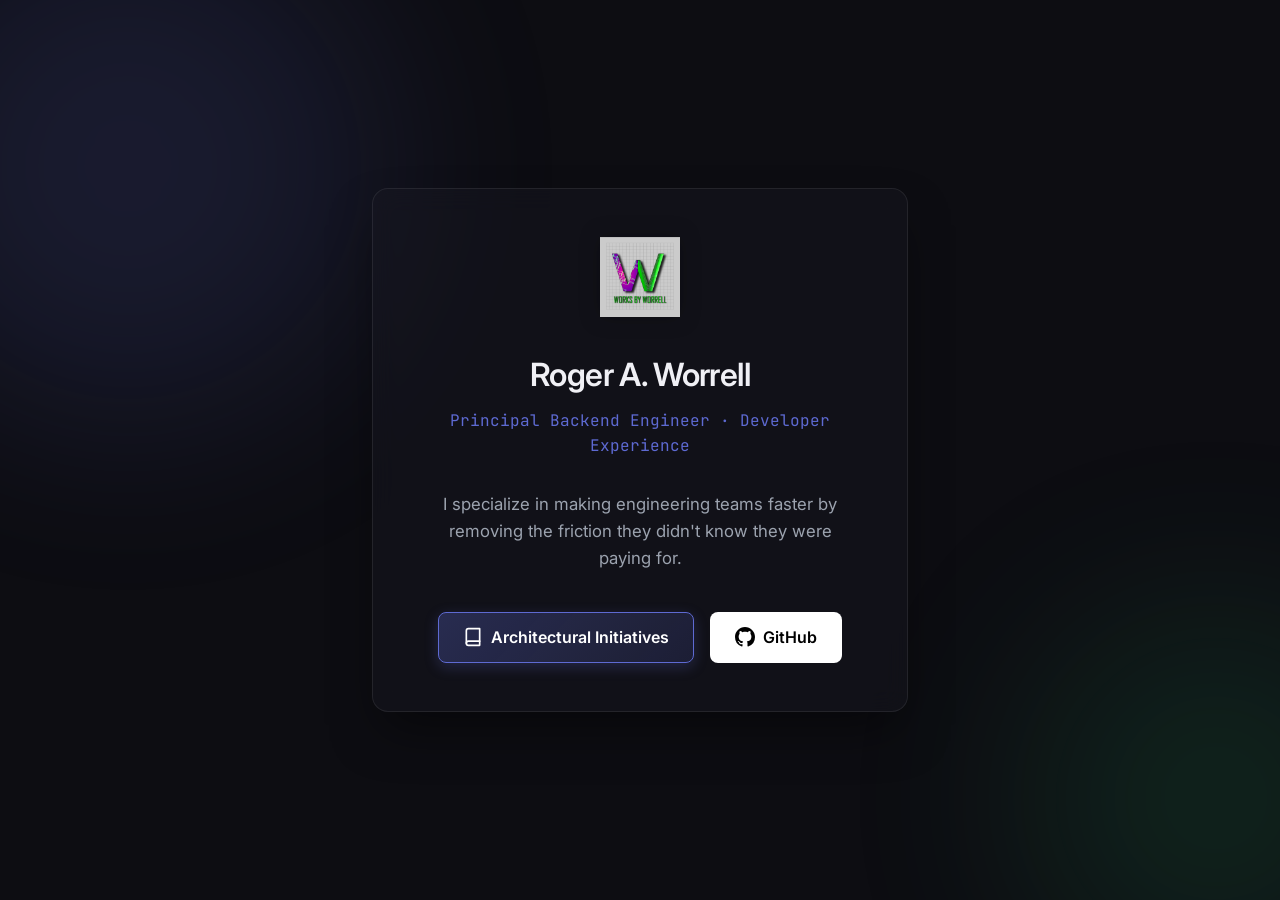
<file: index.html>
<!DOCTYPE html>
<html lang="en">
<head>
    <meta charset="UTF-8">
    <meta name="viewport" content="width=device-width, initial-scale=1.0">
    <title>Works by Worrell | Principal Backend Engineer</title>
    <link rel="icon" type="image/png" href="/wbw-logo-1.png">
    <link rel="apple-touch-icon" href="/wbw-logo-1.png">
    <link rel="stylesheet" href="styles.css">
    <link rel="preconnect" href="https://fonts.googleapis.com">
    <link rel="preconnect" href="https://fonts.gstatic.com" crossorigin>
    <link href="https://fonts.googleapis.com/css2?family=Inter:wght@300;400;600&family=JetBrains+Mono:wght@400;700&display=swap" rel="stylesheet">
</head>
<body>
    <div class="background-effects">
        <div class="glow-orb orb-1"></div>
        <div class="glow-orb orb-2"></div>
    </div>
    <main class="container">
        <div class="card glass-effect">
            <a href="manifesto/" style="text-decoration: none; display: inline-block; cursor: default;">
                <img src="wbw-logo-1.png" alt="Works by Worrell Logo" class="logo">
            </a>
            <h1 class="title">Roger A. Worrell</h1>
            <p class="subtitle">Principal Backend Engineer &middot; Developer Experience</p>
            
            <div class="bio">
                <p>I specialize in making engineering teams faster by removing the friction they didn't know they were paying for.</p>
            </div>
            
            <div class="links">
                <a href="case-studies/" class="link-btn manifesto-btn">
                    <svg height="20" width="20" viewBox="0 0 24 24" fill="none" stroke="currentColor" stroke-width="2" stroke-linecap="round" stroke-linejoin="round">
                        <path d="M4 19.5A2.5 2.5 0 0 1 6.5 17H20"></path>
                        <path d="M6.5 2H20v20H6.5A2.5 2.5 0 0 1 4 19.5v-15A2.5 2.5 0 0 1 6.5 2z"></path>
                    </svg>
                    Architectural Initiatives
                </a>
                <a href="https://github.com/Works-by-Worrell" class="link-btn github-btn" target="_blank" rel="noopener noreferrer">
                    <svg height="20" width="20" viewBox="0 0 16 16" version="1.1" fill="currentColor">
                        <path d="M8 0c4.42 0 8 3.58 8 8a8.013 8.013 0 0 1-5.45 7.59c-.4.08-.55-.17-.55-.38 0-.27.01-1.13.01-2.2 0-.75-.25-1.23-.54-1.48 1.78-.2 3.65-.88 3.65-3.95 0-.88-.31-1.59-.82-2.15.08-.2.36-1.02-.08-2.12 0 0-.67-.22-2.2.82-.64-.18-1.32-.27-2-.27-.68 0-1.36.09-2 .27-1.53-1.03-2.2-.82-2.2-.82-.44 1.1-.16 1.92-.08 2.12-.51.56-.82 1.28-.82 2.15 0 3.06 1.86 3.75 3.64 3.95-.23.2-.44.55-.51 1.07-.46.21-1.61.55-2.33-.66-.15-.24-.6-.83-1.23-.82-.67.01-.27.38.01.53.34.19.73.9.82 1.13.16.45.68 1.31 2.69.94 0 .67.01 1.3.01 1.49 0 .21-.15.45-.55.38A7.995 7.995 0 0 1 0 8c0-4.42 3.58-8 8-8Z"></path>
                    </svg>
                    GitHub
                </a>
            </div>
        </div>
    </main>
</body>
</html>
</file>
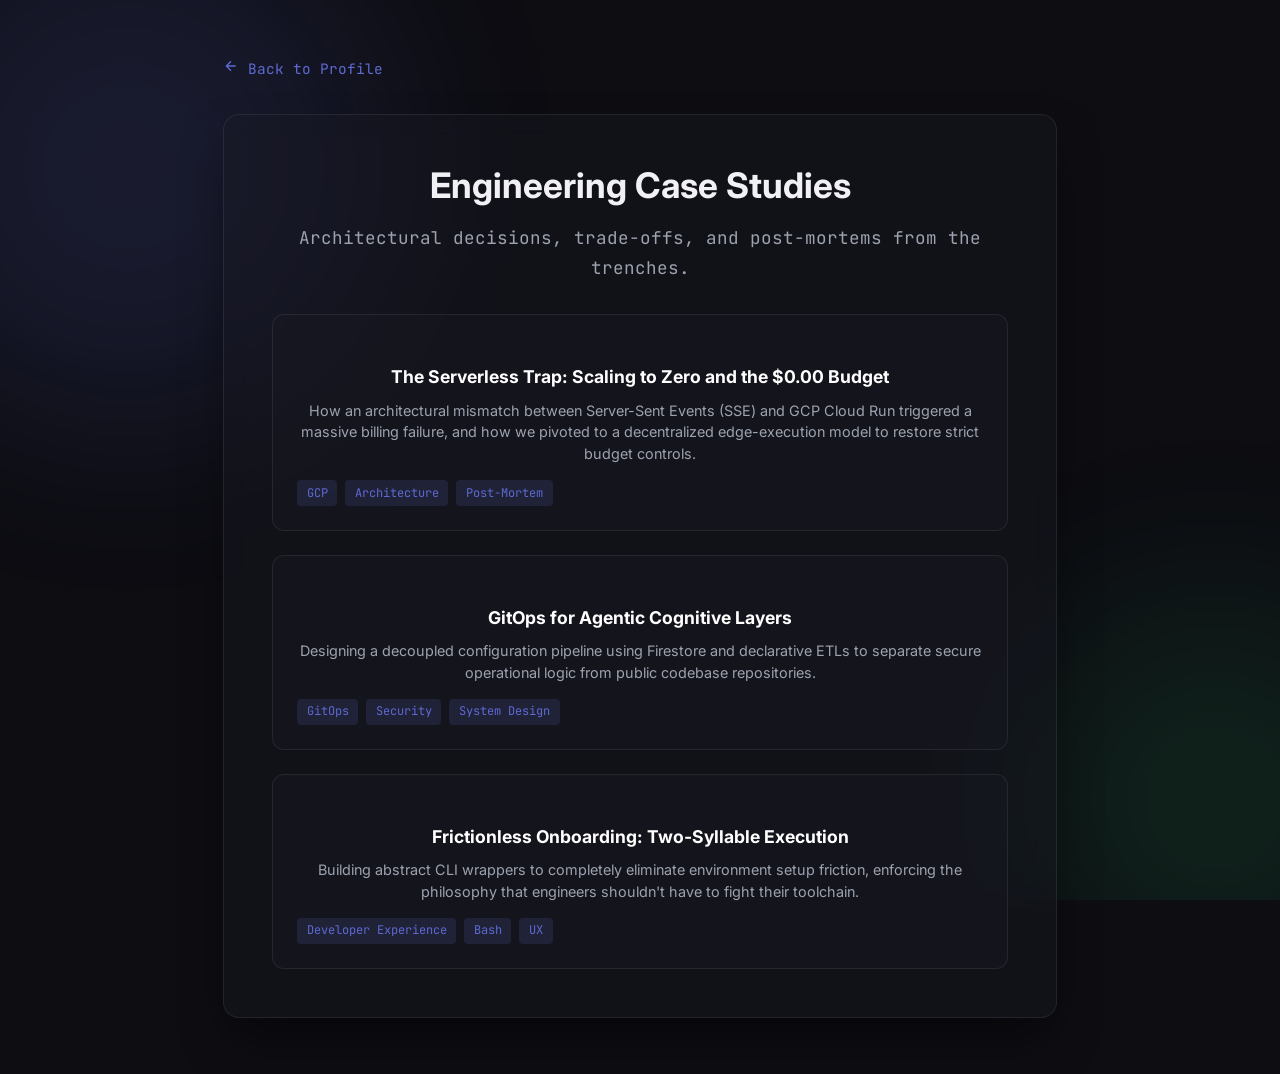
<file: case-studies/index.html>
<!DOCTYPE html>
<html lang="en">
<head>
    <meta charset="UTF-8">
    <meta name="viewport" content="width=device-width, initial-scale=1.0">
    <title>Engineering Case Studies | Works by Worrell</title>
    <link rel="icon" type="image/png" href="/wbw-logo-1.png">
    <link rel="apple-touch-icon" href="/wbw-logo-1.png">
    <link rel="stylesheet" href="../styles.css">
    <link rel="preconnect" href="https://fonts.googleapis.com">
    <link rel="preconnect" href="https://fonts.gstatic.com" crossorigin>
    <link href="https://fonts.googleapis.com/css2?family=Inter:wght@300;400;600&family=JetBrains+Mono:wght@400;700&display=swap" rel="stylesheet">
    <style>
        .grid-layout {
            display: grid;
            grid-template-columns: 1fr;
            gap: 1.5rem;
            margin-top: 2rem;
        }
        
        .case-card {
            background: rgba(25, 25, 35, 0.4);
            border: 1px solid rgba(255, 255, 255, 0.08);
            border-radius: 12px;
            padding: 1.5rem;
            transition: all 0.2s ease;
            text-decoration: none;
            color: var(--text-main);
            display: flex;
            flex-direction: column;
        }

        .case-card:hover {
            border-color: var(--accent);
            transform: translateY(-2px);
            background: rgba(25, 25, 35, 0.6);
        }

        .case-card h3 {
            color: #fff;
            margin-bottom: 0.5rem;
            font-size: 1.1rem;
        }

        .case-card p {
            color: var(--text-muted);
            font-size: 0.9rem;
            line-height: 1.5;
            margin-bottom: 1rem;
            flex-grow: 1;
        }

        .tags {
            display: flex;
            gap: 0.5rem;
            flex-wrap: wrap;
        }

        .tag {
            background: rgba(94, 106, 210, 0.15);
            color: var(--accent);
            padding: 0.2rem 0.6rem;
            border-radius: 4px;
            font-size: 0.75rem;
            font-family: 'JetBrains Mono', monospace;
        }
    </style>
</head>
<body class="article-mode">
    <div class="background-effects">
        <div class="glow-orb orb-1"></div>
        <div class="glow-orb orb-2"></div>
    </div>
    
    <main class="container article-container">
        <nav style="margin-bottom: 2rem;">
            <a href="../" class="back-link">
                <svg height="16" width="16" viewBox="0 0 24 24" fill="none" stroke="currentColor" stroke-width="2">
                    <path d="M19 12H5M12 19l-7-7 7-7"/>
                </svg>
                Back to Profile
            </a>
        </nav>

        <article class="article-content glass-effect" style="padding: 3rem;">
            <h1>Engineering Case Studies</h1>
            <p class="subtitle" style="color: var(--text-muted); font-size: 1.1rem; margin-top: 0.5rem;">Architectural decisions, trade-offs, and post-mortems from the trenches.</p>
            
            <div class="grid-layout">
                <a href="01-serverless-extrication.html" class="case-card">
                    <h3>The Serverless Trap: Scaling to Zero and the $0.00 Budget</h3>
                    <p>How an architectural mismatch between Server-Sent Events (SSE) and GCP Cloud Run triggered a massive billing failure, and how we pivoted to a decentralized edge-execution model to restore strict budget controls.</p>
                    <div class="tags">
                        <span class="tag">GCP</span>
                        <span class="tag">Architecture</span>
                        <span class="tag">Post-Mortem</span>
                    </div>
                </a>

                <a href="02-gitops-agent-governance.html" class="case-card">
                    <h3>GitOps for Agentic Cognitive Layers</h3>
                    <p>Designing a decoupled configuration pipeline using Firestore and declarative ETLs to separate secure operational logic from public codebase repositories.</p>
                    <div class="tags">
                        <span class="tag">GitOps</span>
                        <span class="tag">Security</span>
                        <span class="tag">System Design</span>
                    </div>
                </a>

                <a href="03-frictionless-onboarding.html" class="case-card">
                    <h3>Frictionless Onboarding: Two-Syllable Execution</h3>
                    <p>Building abstract CLI wrappers to completely eliminate environment setup friction, enforcing the philosophy that engineers shouldn't have to fight their toolchain.</p>
                    <div class="tags">
                        <span class="tag">Developer Experience</span>
                        <span class="tag">Bash</span>
                        <span class="tag">UX</span>
                    </div>
                </a>
            </div>
        </article>
    </main>
</body>
</html>
</file>
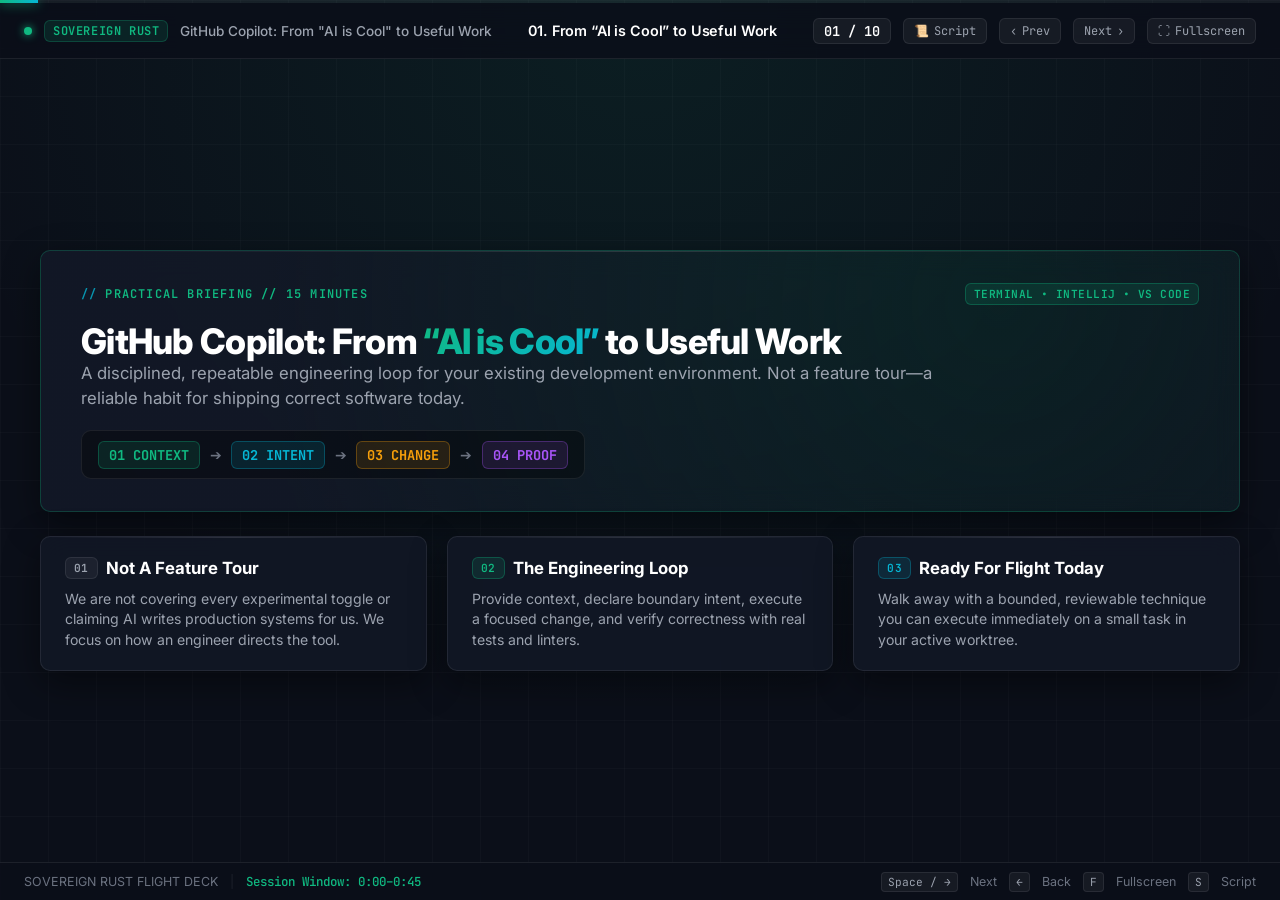
<file: copilot/index.html>
<!DOCTYPE html>
<html lang="en">
<head>
  <meta charset="UTF-8" />
  <meta name="viewport" content="width=device-width, initial-scale=1.0" />
  <title>GitHub Copilot: From "AI is Cool" to Useful Work</title>
  <link rel="icon" type="image/png" href="/wbw-logo-1.png">
  <link rel="apple-touch-icon" href="/wbw-logo-1.png">
  <link rel="preconnect" href="https://fonts.googleapis.com" />
  <link rel="preconnect" href="https://fonts.gstatic.com" crossorigin />
  <link href="https://fonts.googleapis.com/css2?family=Inter:wght@300;400;500;600;700;800&family=JetBrains+Mono:wght@400;500;600;700&display=swap" rel="stylesheet" />
  <style>
    :root {
      --bg-color: #0b0f19;
      --card-bg: rgba(18, 24, 38, 0.85);
      --card-bg-subtle: rgba(22, 30, 48, 0.6);
      --card-border: rgba(255, 255, 255, 0.08);
      --card-border-glow: rgba(16, 185, 129, 0.35);
      --card-glow: 0 12px 36px 0 rgba(0, 0, 0, 0.45);
      --accent: #10b981;
      --accent-light: #34d399;
      --accent-dim: rgba(16, 185, 129, 0.12);
      --cyan: #06b6d4;
      --cyan-light: #38bdf8;
      --cyan-dim: rgba(6, 182, 212, 0.12);
      --amber: #f59e0b;
      --amber-dim: rgba(245, 158, 11, 0.12);
      --purple: #a855f7;
      --purple-dim: rgba(168, 85, 247, 0.12);
      --red: #ef4444;
      --red-dim: rgba(239, 68, 68, 0.12);
      --text-bright: #ffffff;
      --text-primary: #f3f4f6;
      --text-secondary: #9ca3af;
      --text-muted: #6b7280;
      --header-height: 56px;
      --footer-height: 38px;
      --radius-sm: 6px;
      --radius-md: 10px;
      --radius-lg: 14px;
    }

    * {
      box-sizing: border-box;
      margin: 0;
      padding: 0;
      -webkit-font-smoothing: antialiased;
      -moz-osx-font-smoothing: grayscale;
    }

    body {
      background-color: var(--bg-color);
      color: var(--text-primary);
      font-family: 'Inter', -apple-system, BlinkMacSystemFont, sans-serif;
      overflow: hidden;
      width: 100vw;
      height: 100vh;
      display: flex;
      flex-direction: column;
      user-select: none;
      background-image: 
        radial-gradient(circle at 50% 0%, rgba(16, 185, 129, 0.09) 0%, transparent 65%),
        linear-gradient(rgba(255, 255, 255, 0.02) 1px, transparent 1px),
        linear-gradient(90deg, rgba(255, 255, 255, 0.02) 1px, transparent 1px);
      background-size: 100% 100%, 48px 48px, 48px 48px;
    }

    /* Top Progress Bar */
    .top-progress-container {
      position: fixed;
      top: 0;
      left: 0;
      width: 100%;
      height: 3px;
      background: rgba(255, 255, 255, 0.05);
      z-index: 100;
    }

    .top-progress-bar {
      height: 100%;
      width: 10%;
      background: linear-gradient(90deg, var(--accent) 0%, var(--cyan) 100%);
      box-shadow: 0 0 12px var(--accent);
      transition: width 0.35s cubic-bezier(0.16, 1, 0.3, 1);
    }

    /* Header */
    header.deck-header {
      height: var(--header-height);
      min-height: var(--header-height);
      display: flex;
      align-items: center;
      justify-content: space-between;
      padding: 0 1.5rem;
      background: rgba(11, 15, 25, 0.85);
      backdrop-filter: blur(16px);
      border-bottom: 1px solid var(--card-border);
      z-index: 50;
      margin-top: 3px;
    }

    .header-left {
      display: flex;
      align-items: center;
      gap: 0.75rem;
    }

    .status-dot {
      width: 8px;
      height: 8px;
      border-radius: 50%;
      background: var(--accent);
      box-shadow: 0 0 8px var(--accent);
      animation: pulseGlow 2.5s infinite;
    }

    @keyframes pulseGlow {
      0%, 100% { opacity: 1; transform: scale(1); }
      50% { opacity: 0.6; transform: scale(0.9); }
    }

    .brand-tag {
      font-family: 'JetBrains Mono', monospace;
      font-size: 0.75rem;
      font-weight: 600;
      color: var(--accent);
      letter-spacing: 0.05em;
      text-transform: uppercase;
      background: var(--accent-dim);
      padding: 2px 8px;
      border-radius: var(--radius-sm);
      border: 1px solid rgba(16, 185, 129, 0.25);
    }

    .deck-title-text {
      font-size: 0.85rem;
      font-weight: 500;
      color: var(--text-secondary);
      white-space: nowrap;
    }

    .header-center {
      display: flex;
      align-items: center;
      gap: 1rem;
    }

    .active-slide-title {
      font-size: 0.9rem;
      font-weight: 600;
      color: var(--text-bright);
      letter-spacing: -0.01em;
      white-space: nowrap;
    }

    .step-pill-track {
      display: flex;
      align-items: center;
      gap: 4px;
      background: rgba(255, 255, 255, 0.04);
      padding: 3px 8px;
      border-radius: 20px;
      border: 1px solid var(--card-border);
    }

    .step-dot {
      width: 6px;
      height: 6px;
      border-radius: 50%;
      background: rgba(255, 255, 255, 0.2);
      transition: all 0.25s ease;
    }

    .step-dot.active {
      background: var(--cyan);
      box-shadow: 0 0 6px var(--cyan);
      transform: scale(1.3);
    }

    .step-dot.passed {
      background: var(--accent);
    }

    .step-label {
      font-family: 'JetBrains Mono', monospace;
      font-size: 0.7rem;
      color: var(--text-muted);
      margin-left: 4px;
    }

    .header-right {
      display: flex;
      align-items: center;
      gap: 0.75rem;
    }

    .counter-badge {
      font-family: 'JetBrains Mono', monospace;
      font-size: 0.85rem;
      font-weight: 600;
      color: var(--text-bright);
      background: rgba(255, 255, 255, 0.05);
      border: 1px solid var(--card-border);
      padding: 3px 10px;
      border-radius: var(--radius-sm);
    }

    .header-btn {
      background: rgba(255, 255, 255, 0.05);
      border: 1px solid var(--card-border);
      color: var(--text-secondary);
      font-family: 'JetBrains Mono', monospace;
      font-size: 0.75rem;
      padding: 4px 10px;
      border-radius: var(--radius-sm);
      cursor: pointer;
      display: inline-flex;
      align-items: center;
      gap: 5px;
      transition: all 0.2s ease;
    }

    .header-btn:hover {
      background: rgba(255, 255, 255, 0.1);
      color: var(--text-bright);
      border-color: rgba(255, 255, 255, 0.2);
    }

    .header-btn:active {
      transform: scale(0.96);
    }

    /* Deck Viewport & Slides */
    main.deck-viewport {
      flex: 1;
      position: relative;
      width: 100%;
      height: calc(100vh - var(--header-height) - var(--footer-height) - 3px);
      overflow: hidden;
      display: flex;
      align-items: center;
      justify-content: center;
    }

    .slide {
      position: absolute;
      top: 0;
      left: 0;
      width: 100%;
      height: 100%;
      opacity: 0;
      pointer-events: none;
      visibility: hidden;
      transform: translateY(12px) scale(0.99);
      transition: opacity 0.35s cubic-bezier(0.16, 1, 0.3, 1), transform 0.35s cubic-bezier(0.16, 1, 0.3, 1);
      display: flex;
      flex-direction: column;
      justify-content: center;
      align-items: center;
      padding: 1.25rem 2.5rem;
    }

    .slide.active {
      opacity: 1;
      pointer-events: auto;
      visibility: visible;
      transform: translateY(0) scale(1);
      z-index: 10;
    }

    .slide-inner {
      width: 100%;
      max-width: 1440px;
      height: 100%;
      display: flex;
      flex-direction: column;
      justify-content: center;
      gap: 1.15rem;
    }

    /* Common Slide Typography & Elements */
    .slide-header {
      display: flex;
      flex-direction: column;
      gap: 0.35rem;
    }

    .section-eyebrow {
      font-family: 'JetBrains Mono', monospace;
      font-size: 0.75rem;
      font-weight: 600;
      color: var(--accent);
      letter-spacing: 0.1em;
      text-transform: uppercase;
      display: flex;
      align-items: center;
      gap: 0.5rem;
    }

    .section-eyebrow::before {
      content: '//';
      color: var(--cyan);
      opacity: 0.8;
    }

    .slide-headline {
      font-size: 2.2rem;
      font-weight: 800;
      color: var(--text-bright);
      line-height: 1.15;
      letter-spacing: -0.02em;
    }

    .slide-headline span.highlight {
      background: linear-gradient(135deg, var(--accent) 0%, var(--cyan) 100%);
      -webkit-background-clip: text;
      -webkit-text-fill-color: transparent;
    }

    .slide-lead {
      font-size: 1.05rem;
      color: var(--text-secondary);
      font-weight: 400;
      line-height: 1.45;
      max-width: 900px;
    }

    /* Glass Cards */
    .glass-card {
      background: var(--card-bg);
      border: 1px solid var(--card-border);
      border-radius: var(--radius-md);
      backdrop-filter: blur(14px);
      box-shadow: var(--card-glow);
      position: relative;
      overflow: hidden;
    }

    .glass-card::before {
      content: '';
      position: absolute;
      top: 0;
      left: 0;
      right: 0;
      height: 1px;
      background: linear-gradient(90deg, transparent, rgba(255, 255, 255, 0.12), transparent);
    }

    /* Badges & Tags */
    .badge {
      font-family: 'JetBrains Mono', monospace;
      font-size: 0.7rem;
      font-weight: 600;
      padding: 3px 8px;
      border-radius: var(--radius-sm);
      display: inline-flex;
      align-items: center;
      gap: 4px;
      letter-spacing: 0.04em;
    }

    .badge-emerald {
      background: var(--accent-dim);
      color: var(--accent);
      border: 1px solid rgba(16, 185, 129, 0.3);
    }

    .badge-cyan {
      background: var(--cyan-dim);
      color: var(--cyan);
      border: 1px solid rgba(6, 182, 212, 0.3);
    }

    .badge-amber {
      background: var(--amber-dim);
      color: var(--amber);
      border: 1px solid rgba(245, 158, 11, 0.3);
    }

    .badge-purple {
      background: var(--purple-dim);
      color: var(--purple);
      border: 1px solid rgba(168, 85, 247, 0.3);
    }

    .badge-muted {
      background: rgba(255, 255, 255, 0.05);
      color: var(--text-secondary);
      border: 1px solid var(--card-border);
    }

    /* Stepped visibility classes */
    .step-target {
      opacity: 0;
      transform: translateY(10px) scale(0.98);
      transition: opacity 0.4s cubic-bezier(0.16, 1, 0.3, 1), transform 0.4s cubic-bezier(0.16, 1, 0.3, 1), filter 0.4s;
      pointer-events: none;
      visibility: hidden;
    }

    .step-target.revealed {
      opacity: 1;
      transform: translateY(0) scale(1);
      pointer-events: auto;
      visibility: visible;
    }

    /* ========================================================
       SLIDE 1: Title & Overview
       ======================================================== */
    .slide1-layout {
      display: flex;
      flex-direction: column;
      gap: 1.5rem;
    }

    .slide1-hero-box {
      padding: 2rem 2.5rem;
      border: 1px solid rgba(16, 185, 129, 0.25);
      background: radial-gradient(circle at 80% 20%, rgba(16, 185, 129, 0.08) 0%, rgba(18, 24, 38, 0.95) 75%);
    }

    .slide1-hero-header {
      display: flex;
      align-items: center;
      justify-content: space-between;
      margin-bottom: 1rem;
    }

    .hero-loop-bar {
      display: flex;
      align-items: center;
      gap: 0.6rem;
      margin-top: 1.25rem;
      padding: 0.6rem 1rem;
      background: rgba(0, 0, 0, 0.35);
      border-radius: var(--radius-md);
      border: 1px solid var(--card-border);
      width: fit-content;
    }

    .loop-node {
      font-family: 'JetBrains Mono', monospace;
      font-size: 0.85rem;
      font-weight: 700;
      padding: 4px 10px;
      border-radius: var(--radius-sm);
    }

    .loop-arrow {
      color: var(--text-muted);
      font-size: 0.9rem;
    }

    .slide1-cards-grid {
      display: grid;
      grid-template-columns: repeat(3, 1fr);
      gap: 1.25rem;
    }

    .overview-card {
      padding: 1.25rem 1.5rem;
      display: flex;
      flex-direction: column;
      gap: 0.6rem;
    }

    .overview-card h3 {
      font-size: 1.05rem;
      font-weight: 700;
      color: var(--text-bright);
      display: flex;
      align-items: center;
      gap: 0.5rem;
    }

    .overview-card p {
      font-size: 0.88rem;
      color: var(--text-secondary);
      line-height: 1.45;
    }

    /* ========================================================
       SLIDE 2: Bass Hook (9 discrete steps)
       ======================================================== */
    .slide2-container {
      display: flex;
      flex-direction: column;
      gap: 0.4rem;
      height: 100%;
      justify-content: space-between;
      max-width: 1680px;
      width: 100%;
    }

    .slide2-container .slide-header {
      gap: 0.15rem;
    }

    .slide2-container .slide-headline {
      font-size: 1.75rem;
      line-height: 1.1;
    }

    .slide2-container .slide-lead {
      font-size: 0.85rem;
      line-height: 1.25;
    }

    .slide2-grid {
      display: grid;
      grid-template-columns: repeat(3, 1fr);
      gap: 1rem;
      flex: 1;
      min-height: 0;
      align-items: stretch;
    }

    .bass-col {
      display: flex;
      flex-direction: column;
      gap: 0.35rem;
      flex: 1;
      min-height: 0;
      height: 100%;
    }

    .col-header-box {
      height: 24px;
      min-height: 24px;
      display: flex;
      align-items: center;
    }

    .image-card-frame {
      background: #070a12;
      border: 1px solid var(--card-border);
      border-radius: var(--radius-md);
      overflow: hidden;
      display: flex;
      align-items: center;
      justify-content: center;
      position: relative;
      flex: 1;
      min-height: 380px;
      height: 530px;
      max-height: 59vh;
      width: 100%;
      box-shadow: 0 10px 30px rgba(0, 0, 0, 0.55);
    }

    .image-card-frame .step-target {
      width: 100%;
      height: 100%;
      display: flex;
      align-items: center;
      justify-content: center;
    }

    .image-card-frame img {
      width: 100%;
      height: 100%;
      object-fit: contain;
      display: block;
    }

    .image-placeholder {
      position: absolute;
      inset: 0;
      display: flex;
      flex-direction: column;
      align-items: center;
      justify-content: center;
      gap: 0.5rem;
      background: rgba(14, 20, 32, 0.9);
      border: 1px dashed rgba(255, 255, 255, 0.12);
      border-radius: var(--radius-md);
      color: var(--text-muted);
      font-family: 'JetBrains Mono', monospace;
      font-size: 0.75rem;
      transition: opacity 0.3s ease;
    }

    .image-placeholder.hidden {
      opacity: 0;
      pointer-events: none;
    }

    .prompt-box {
      background: rgba(18, 24, 38, 0.85);
      border: 1px solid var(--card-border);
      border-radius: var(--radius-sm);
      padding: 0.35rem 0.55rem;
      display: flex;
      flex-direction: column;
      gap: 0.18rem;
      font-size: 0.74rem;
      line-height: 1.25;
    }

    .prompt-box .prompt-label {
      font-family: 'JetBrains Mono', monospace;
      font-size: 0.64rem;
      color: var(--accent);
      font-weight: 600;
      text-transform: uppercase;
    }

    .prompt-box.warn .prompt-label {
      color: var(--amber);
    }

    .prompt-box p {
      color: var(--text-primary);
      font-style: italic;
    }

    .prompt-tags {
      display: flex;
      flex-wrap: wrap;
      gap: 3px;
      margin-top: 1px;
    }

    .tag-sm {
      font-family: 'JetBrains Mono', monospace;
      font-size: 0.6rem;
      padding: 1px 4px;
      background: rgba(255, 255, 255, 0.05);
      border-radius: 3px;
      color: var(--text-secondary);
    }

    .tag-sm.danger {
      background: rgba(239, 68, 68, 0.12);
      color: #fca5a5;
      border: 1px solid rgba(239, 68, 68, 0.25);
    }

    /* Slide 2 Takeaways Dock */
    .slide2-takeaways-dock {
      display: flex;
      flex-direction: column;
      gap: 0.25rem;
      min-height: auto;
    }

    .takeaway-banner {
      padding: 0.4rem 0.85rem;
      border-radius: var(--radius-md);
      display: flex;
      align-items: center;
      gap: 0.75rem;
      background: rgba(18, 24, 38, 0.95);
      border: 1px solid var(--card-border);
    }

    .takeaway-banner.step6,
    .takeaway-banner.step8 {
      border-left: 4px solid var(--cyan);
      font-size: 0.86rem;
      font-weight: 600;
      color: var(--text-bright);
    }

    .takeaway-banner.step7,
    .takeaway-banner.step9 {
      border: 1px solid rgba(16, 185, 129, 0.35);
      background: radial-gradient(circle at 10% 50%, rgba(16, 185, 129, 0.12) 0%, rgba(18, 24, 38, 0.98) 70%);
      display: flex;
      flex-direction: column;
      align-items: flex-start;
      gap: 0.15rem;
      box-shadow: 0 0 24px rgba(16, 185, 129, 0.12);
      padding: 0.4rem 0.9rem;
    }

    .step9-quote {
      font-size: 0.88rem;
      font-weight: 700;
      color: var(--text-bright);
      line-height: 1.25;
    }
    .step9-sub {
      font-size: 0.74rem;
      color: var(--accent-light);
      font-family: 'JetBrains Mono', monospace;
    }

    /* ========================================================
       SLIDE 3: The Useful Question
       ======================================================== */
    .slide3-grid {
      display: grid;
      grid-template-columns: 1fr 1.1fr;
      gap: 1.5rem;
    }

    .hero-quote-card {
      grid-column: 1 / -1;
      padding: 1.25rem 1.75rem;
      background: radial-gradient(circle at 5% 50%, rgba(6, 182, 212, 0.15) 0%, rgba(18, 24, 38, 0.9) 80%);
      border: 1px solid rgba(6, 182, 212, 0.25);
      border-radius: var(--radius-md);
      display: flex;
      align-items: center;
      gap: 1.25rem;
    }

    .quote-mark {
      font-size: 2.75rem;
      line-height: 1;
      color: var(--cyan);
      font-family: 'JetBrains Mono', monospace;
      opacity: 0.8;
    }

    .hero-quote-text {
      font-size: 1.35rem;
      font-weight: 700;
      color: var(--text-bright);
      letter-spacing: -0.01em;
    }

    .compare-card {
      padding: 1.5rem;
      display: flex;
      flex-direction: column;
      gap: 1rem;
    }

    .compare-card.fun {
      border-top: 3px solid var(--text-muted);
    }

    .compare-card.work {
      border-top: 3px solid var(--accent);
      background: radial-gradient(circle at 90% 10%, rgba(16, 185, 129, 0.08) 0%, rgba(18, 24, 38, 0.88) 70%);
    }

    .compare-list {
      list-style: none;
      display: flex;
      flex-direction: column;
      gap: 0.75rem;
    }

    .compare-list li {
      font-size: 0.9rem;
      color: var(--text-secondary);
      display: flex;
      align-items: flex-start;
      gap: 0.65rem;
      line-height: 1.4;
    }

    .compare-list li strong {
      color: var(--text-primary);
    }

    .bullet-icon {
      font-family: 'JetBrains Mono', monospace;
      font-weight: 700;
      font-size: 0.8rem;
      margin-top: 2px;
    }

    .compare-card.fun .bullet-icon { color: var(--text-muted); }
    .compare-card.work .bullet-icon { color: var(--accent); }

    .slide3-footer-banner {
      grid-column: 1 / -1;
      padding: 0.85rem 1.25rem;
      background: rgba(0, 0, 0, 0.35);
      border-radius: var(--radius-sm);
      border: 1px solid var(--card-border);
      font-size: 0.88rem;
      color: var(--text-primary);
      display: flex;
      align-items: center;
      gap: 0.75rem;
    }

    /* ========================================================
       SLIDE 4: Start In The Tool In Front Of You
       ======================================================== */
    .tools-grid {
      display: grid;
      grid-template-columns: repeat(3, 1fr);
      gap: 1.25rem;
    }

    .tool-card {
      padding: 1.5rem;
      display: flex;
      flex-direction: column;
      gap: 0.85rem;
      border-top: 3px solid var(--cyan);
    }

    .tool-card.intellij {
      border-top-color: var(--purple);
    }

    .tool-card.vscode {
      border-top-color: var(--accent);
    }

    .tool-header {
      display: flex;
      align-items: center;
      justify-content: space-between;
    }

    .tool-title {
      font-size: 1.15rem;
      font-weight: 700;
      color: var(--text-bright);
    }

    .tool-features {
      list-style: none;
      display: flex;
      flex-direction: column;
      gap: 0.55rem;
      font-size: 0.86rem;
      color: var(--text-secondary);
    }

    .tool-features li {
      display: flex;
      align-items: flex-start;
      gap: 0.5rem;
      line-height: 1.35;
    }

    .tool-prompt-snippet {
      margin-top: auto;
      background: rgba(0, 0, 0, 0.45);
      border: 1px solid var(--card-border);
      border-radius: var(--radius-sm);
      padding: 0.65rem 0.85rem;
      font-family: 'JetBrains Mono', monospace;
      font-size: 0.75rem;
      color: var(--accent-light);
      line-height: 1.35;
    }

    .tool-prompt-snippet::before {
      content: '$ starter-prompt:';
      display: block;
      color: var(--text-muted);
      font-size: 0.68rem;
      margin-bottom: 3px;
    }

    .slide4-dock {
      padding: 0.85rem 1.5rem;
      background: rgba(18, 24, 38, 0.7);
      border: 1px solid var(--card-border);
      border-radius: var(--radius-sm);
      display: flex;
      align-items: center;
      justify-content: space-between;
      font-size: 0.88rem;
      color: var(--text-secondary);
    }

    /* ========================================================
       SLIDE 5: The Repeatable Workflow (4-stage cards)
       ======================================================== */
    .loop-grid-4 {
      display: grid;
      grid-template-columns: repeat(4, 1fr);
      gap: 1rem;
    }

    .workflow-step-card {
      padding: 1.4rem 1.25rem;
      display: flex;
      flex-direction: column;
      gap: 0.8rem;
      position: relative;
    }

    .workflow-step-card.c1 { border-top: 3px solid var(--accent); }
    .workflow-step-card.c2 { border-top: 3px solid var(--cyan); }
    .workflow-step-card.c3 { border-top: 3px solid var(--amber); }
    .workflow-step-card.c4 { border-top: 3px solid var(--purple); }

    .step-badge-num {
      font-family: 'JetBrains Mono', monospace;
      font-size: 1.4rem;
      font-weight: 800;
      line-height: 1;
    }

    .workflow-step-card.c1 .step-badge-num { color: var(--accent); }
    .workflow-step-card.c2 .step-badge-num { color: var(--cyan); }
    .workflow-step-card.c3 .step-badge-num { color: var(--amber); }
    .workflow-step-card.c4 .step-badge-num { color: var(--purple); }

    .step-card-title {
      font-size: 1.15rem;
      font-weight: 700;
      color: var(--text-bright);
      letter-spacing: -0.01em;
    }

    .step-card-bullets {
      list-style: none;
      display: flex;
      flex-direction: column;
      gap: 0.5rem;
      font-size: 0.85rem;
      color: var(--text-secondary);
      line-height: 1.35;
    }

    .step-card-bullets li strong {
      color: var(--text-primary);
    }

    .step-card-rule {
      margin-top: auto;
      padding-top: 0.6rem;
      border-top: 1px solid rgba(255, 255, 255, 0.06);
      font-size: 0.78rem;
      font-style: italic;
      color: var(--text-muted);
    }

    .slide5-banner {
      padding: 1rem 1.5rem;
      border-radius: var(--radius-md);
      background: radial-gradient(circle at 10% 50%, rgba(16, 185, 129, 0.1) 0%, rgba(18, 24, 38, 0.9) 75%);
      border: 1px solid rgba(16, 185, 129, 0.25);
      font-size: 0.95rem;
      color: var(--text-primary);
      display: flex;
      align-items: center;
      gap: 1rem;
    }

    /* ========================================================
       SLIDE 6: Say What You Mean (Terminal & Boundary Arsenal)
       ======================================================== */
    .slide6-layout {
      display: grid;
      grid-template-columns: 1fr 1.1fr;
      gap: 1.25rem;
    }

    .terminal-window {
      background: #070a12;
      border: 1px solid var(--card-border);
      border-radius: var(--radius-md);
      overflow: hidden;
      display: flex;
      flex-direction: column;
      box-shadow: 0 16px 40px rgba(0, 0, 0, 0.6);
    }

    .terminal-topbar {
      height: 32px;
      background: rgba(255, 255, 255, 0.04);
      border-bottom: 1px solid var(--card-border);
      display: flex;
      align-items: center;
      padding: 0 12px;
      gap: 8px;
    }

    .window-dots {
      display: flex;
      gap: 6px;
    }

    .window-dot {
      width: 10px;
      height: 10px;
      border-radius: 50%;
    }

    .dot-red { background: #ff5f56; }
    .dot-yellow { background: #ffbd2e; }
    .dot-green { background: #27c93f; }

    .terminal-title {
      font-family: 'JetBrains Mono', monospace;
      font-size: 0.72rem;
      color: var(--text-muted);
      margin-left: 6px;
    }

    .terminal-body {
      padding: 1.25rem;
      font-family: 'JetBrains Mono', monospace;
      font-size: 0.85rem;
      line-height: 1.5;
      color: var(--text-primary);
      display: flex;
      flex-direction: column;
      gap: 0.85rem;
    }

    .terminal-prompt-line {
      color: var(--text-muted);
    }

    .terminal-cmd {
      color: var(--cyan);
    }

    .terminal-str {
      color: #a7f3d0;
      background: rgba(16, 185, 129, 0.08);
      padding: 6px 10px;
      border-radius: 4px;
      border-left: 2px solid var(--accent);
      display: block;
      margin: 4px 0;
    }

    .terminal-tags-row {
      display: flex;
      flex-wrap: wrap;
      gap: 6px;
      margin-top: 0.5rem;
    }

    .boundaries-arsenal {
      display: flex;
      flex-direction: column;
      gap: 0.6rem;
    }

    .boundary-phrase-card {
      padding: 0.75rem 1rem;
      background: var(--card-bg);
      border: 1px solid var(--card-border);
      border-radius: var(--radius-sm);
      display: flex;
      flex-direction: column;
      gap: 0.25rem;
      border-left: 3px solid var(--accent);
    }

    .boundary-phrase-card.danger {
      border-left-color: var(--amber);
    }

    .phrase-quote {
      font-family: 'JetBrains Mono', monospace;
      font-size: 0.82rem;
      font-weight: 600;
      color: var(--text-bright);
    }

    .phrase-desc {
      font-size: 0.78rem;
      color: var(--text-secondary);
    }

    /* ========================================================
       SLIDE 7: Model Choice Is A Tradeoff
       ======================================================== */
    .models-grid {
      display: grid;
      grid-template-columns: 1fr 1fr;
      gap: 1.5rem;
    }

    .model-col-card {
      padding: 1.75rem;
      display: flex;
      flex-direction: column;
      gap: 1rem;
      border-radius: var(--radius-md);
    }

    .model-col-card.fast {
      border-top: 3px solid var(--cyan);
      background: radial-gradient(circle at 10% 10%, rgba(6, 182, 212, 0.08) 0%, rgba(18, 24, 38, 0.9) 70%);
    }

    .model-col-card.capable {
      border-top: 3px solid var(--purple);
      background: radial-gradient(circle at 90% 10%, rgba(168, 85, 247, 0.08) 0%, rgba(18, 24, 38, 0.9) 70%);
    }

    .model-header-box {
      display: flex;
      justify-content: space-between;
      align-items: flex-start;
    }

    .model-type-title {
      font-size: 1.3rem;
      font-weight: 800;
      color: var(--text-bright);
    }

    .model-subnames {
      font-family: 'JetBrains Mono', monospace;
      font-size: 0.78rem;
      color: var(--text-muted);
      margin-top: 2px;
    }

    .model-metrics {
      display: grid;
      grid-template-columns: 1fr 1fr;
      gap: 0.6rem;
      background: rgba(0, 0, 0, 0.35);
      padding: 0.75rem;
      border-radius: var(--radius-sm);
      border: 1px solid var(--card-border);
    }

    .metric-item {
      display: flex;
      flex-direction: column;
      gap: 2px;
    }

    .metric-label {
      font-family: 'JetBrains Mono', monospace;
      font-size: 0.68rem;
      color: var(--text-muted);
      text-transform: uppercase;
    }

    .metric-val {
      font-size: 0.85rem;
      font-weight: 600;
      color: var(--text-primary);
    }

    .model-tasks-list {
      list-style: none;
      display: flex;
      flex-direction: column;
      gap: 0.5rem;
      font-size: 0.88rem;
      color: var(--text-secondary);
    }

    .model-tasks-list li {
      display: flex;
      align-items: center;
      gap: 0.5rem;
    }

    .slide7-rule-banner {
      grid-column: 1 / -1;
      padding: 1rem 1.5rem;
      background: rgba(18, 24, 38, 0.9);
      border: 1px solid rgba(245, 158, 11, 0.3);
      border-radius: var(--radius-md);
      display: flex;
      align-items: center;
      justify-content: space-between;
    }

    .rule-banner-text {
      font-size: 0.95rem;
      font-weight: 600;
      color: var(--text-bright);
    }

    /* ========================================================
       SLIDE 8: Fluent Does Not Mean Correct (Guardrails)
       ======================================================== */
    .guardrails-grid {
      display: grid;
      grid-template-columns: repeat(3, 1fr);
      gap: 1.15rem;
    }

    .guardrail-card {
      padding: 1.25rem;
      display: flex;
      flex-direction: column;
      gap: 0.6rem;
      border-left: 3px solid var(--red);
      background: rgba(18, 24, 38, 0.8);
    }

    .guardrail-card.warn {
      border-left-color: var(--amber);
    }

    .guardrail-card.accent {
      border-left-color: var(--cyan);
    }

    .guardrail-header {
      display: flex;
      align-items: center;
      justify-content: space-between;
    }

    .guardrail-title {
      font-size: 0.98rem;
      font-weight: 700;
      color: var(--text-bright);
    }

    .guardrail-desc {
      font-size: 0.84rem;
      color: var(--text-secondary);
      line-height: 1.4;
    }

    .slide8-anchor-bar {
      padding: 0.9rem 1.5rem;
      background: rgba(239, 68, 68, 0.08);
      border: 1px solid rgba(239, 68, 68, 0.25);
      border-radius: var(--radius-md);
      display: flex;
      align-items: center;
      gap: 1rem;
      font-size: 0.92rem;
      color: #fecaca;
    }

    /* ========================================================
       SLIDE 9: Bounded Demo Workflow
       ======================================================== */
    .demo-steps-grid {
      display: grid;
      grid-template-columns: repeat(4, 1fr);
      gap: 1rem;
    }

    .demo-step-card {
      padding: 1.25rem;
      display: flex;
      flex-direction: column;
      gap: 0.75rem;
      background: var(--card-bg);
      border: 1px solid var(--card-border);
      border-radius: var(--radius-md);
    }

    .demo-step-card.active-stage {
      border-color: rgba(16, 185, 129, 0.35);
      box-shadow: 0 0 20px rgba(16, 185, 129, 0.1);
    }

    .demo-step-top {
      display: flex;
      align-items: center;
      justify-content: space-between;
    }

    .demo-step-name {
      font-size: 1.05rem;
      font-weight: 700;
      color: var(--text-bright);
    }

    .demo-prompt-box {
      background: rgba(0, 0, 0, 0.45);
      border: 1px solid var(--card-border);
      border-radius: var(--radius-sm);
      padding: 0.65rem;
      font-family: 'JetBrains Mono', monospace;
      font-size: 0.73rem;
      color: #6ee7b7;
      line-height: 1.35;
    }

    .demo-discipline-note {
      margin-top: auto;
      font-size: 0.8rem;
      color: var(--text-secondary);
      line-height: 1.35;
      padding-top: 0.5rem;
      border-top: 1px solid rgba(255, 255, 255, 0.05);
    }

    .slide9-bottom-callout {
      padding: 0.9rem 1.5rem;
      background: rgba(18, 24, 38, 0.85);
      border: 1px solid var(--card-border);
      border-radius: var(--radius-md);
      display: flex;
      align-items: center;
      justify-content: space-between;
      font-size: 0.9rem;
      color: var(--text-secondary);
    }

    /* ========================================================
       SLIDE 10: Keep The Power & David S. Pumpkins (5 steps)
       ======================================================== */
    .slide10-wrapper {
      position: relative;
      width: 100%;
      height: 100%;
      display: flex;
      align-items: center;
      justify-content: center;
    }

    /* Step 1-4 Takeaways */
    .slide10-takeaways {
      position: absolute;
      inset: 0;
      width: 100%;
      max-width: 1100px;
      margin: auto;
      height: fit-content;
      display: flex;
      flex-direction: column;
      gap: 1.25rem;
      opacity: 1;
      transform: translateY(0) scale(1);
      transition: opacity 0.5s cubic-bezier(0.16, 1, 0.3, 1), transform 0.5s cubic-bezier(0.16, 1, 0.3, 1), visibility 0.5s;
      pointer-events: auto;
      visibility: visible;
    }

    .slide10-takeaways.hidden-finale {
      opacity: 0;
      transform: translateY(-20px) scale(0.96);
      pointer-events: none;
      visibility: hidden;
    }

    .takeaways-quad-grid {
      display: grid;
      grid-template-columns: repeat(2, 1fr);
      gap: 1.25rem;
    }

    .takeaway-quad-card {
      padding: 1.5rem;
      display: flex;
      align-items: flex-start;
      gap: 1.25rem;
      border-radius: var(--radius-md);
    }

    .quad-num {
      font-family: 'JetBrains Mono', monospace;
      font-size: 1.75rem;
      font-weight: 800;
      color: var(--accent);
      line-height: 1;
      opacity: 0.9;
    }

    .quad-content {
      display: flex;
      flex-direction: column;
      gap: 0.35rem;
    }

    .quad-title {
      font-size: 1.2rem;
      font-weight: 700;
      color: var(--text-bright);
    }

    .quad-desc {
      font-size: 0.9rem;
      color: var(--text-secondary);
      line-height: 1.4;
    }

    .slide10-central-formula {
      padding: 1.25rem 2rem;
      background: radial-gradient(circle at 50% 50%, rgba(16, 185, 129, 0.12) 0%, rgba(18, 24, 38, 0.95) 75%);
      border: 1px solid rgba(16, 185, 129, 0.3);
      border-radius: var(--radius-md);
      display: flex;
      flex-direction: column;
      align-items: center;
      gap: 0.6rem;
      text-align: center;
      box-shadow: 0 0 30px rgba(16, 185, 129, 0.1);
    }

    .formula-tagline {
      font-size: 1.05rem;
      font-weight: 600;
      color: var(--text-bright);
    }

    /* Step 5 Finale: David S. Pumpkins */
    .slide10-pumpkins {
      position: absolute;
      inset: 0;
      display: flex;
      flex-direction: column;
      align-items: center;
      justify-content: center;
      opacity: 0;
      transform: translateY(20px) scale(0.95);
      pointer-events: none;
      visibility: hidden;
      transition: opacity 0.6s cubic-bezier(0.16, 1, 0.3, 1), transform 0.6s cubic-bezier(0.16, 1, 0.3, 1);
    }

    .slide10-pumpkins.visible-finale {
      opacity: 1;
      transform: translateY(0) scale(1);
      pointer-events: auto;
      visibility: visible;
    }

    .pumpkins-card {
      display: flex;
      flex-direction: column;
      align-items: center;
      gap: 0.9rem;
      padding: 1.25rem 2.5rem;
      background: rgba(18, 24, 38, 0.95);
      border: 2px solid rgba(16, 185, 129, 0.4);
      border-radius: var(--radius-lg);
      box-shadow: 0 0 60px rgba(16, 185, 129, 0.25), 0 20px 40px rgba(0, 0, 0, 0.8);
      max-width: 880px;
      text-align: center;
    }

    .pumpkins-media-frame {
      width: 460px;
      height: 460px;
      max-width: min(460px, 48vh);
      max-height: min(460px, 48vh);
      aspect-ratio: 1 / 1;
      border-radius: var(--radius-md);
      overflow: hidden;
      border: 2px solid var(--accent);
      box-shadow: 0 0 40px rgba(16, 185, 129, 0.35);
      background: #070a12;
    }

    .pumpkins-media-frame img {
      width: 100%;
      height: 100%;
      object-fit: contain;
      display: block;
    }

    .pumpkins-title {
      font-size: 2.6rem;
      font-weight: 900;
      color: var(--text-bright);
      letter-spacing: -0.02em;
      line-height: 1;
      background: linear-gradient(135deg, #ffffff 0%, var(--accent-light) 50%, var(--cyan) 100%);
      -webkit-background-clip: text;
      -webkit-text-fill-color: transparent;
    }

    .pumpkins-catchphrase {
      font-family: 'JetBrains Mono', monospace;
      font-size: 1.05rem;
      color: var(--text-secondary);
    }

    .pumpkins-catchphrase span {
      color: var(--accent);
      font-weight: 700;
    }

    .pumpkins-reminder {
      display: flex;
      align-items: center;
      gap: 0.75rem;
      margin-top: 0.25rem;
    }

    /* Footer */
    footer.deck-footer {
      height: var(--footer-height);
      min-height: var(--footer-height);
      display: flex;
      align-items: center;
      justify-content: space-between;
      padding: 0 1.5rem;
      background: rgba(11, 15, 25, 0.85);
      border-top: 1px solid var(--card-border);
      backdrop-filter: blur(16px);
      z-index: 50;
      font-size: 0.78rem;
      color: var(--text-muted);
    }

    .footer-left {
      display: flex;
      align-items: center;
      gap: 0.75rem;
    }

    .footer-center {
      font-family: 'JetBrains Mono', monospace;
      color: var(--accent);
      font-weight: 500;
    }

    .footer-right {
      display: flex;
      align-items: center;
      gap: 0.75rem;
    }

    .key-hint {
      display: inline-flex;
      align-items: center;
      gap: 4px;
      background: rgba(255, 255, 255, 0.05);
      border: 1px solid var(--card-border);
      padding: 2px 6px;
      border-radius: 4px;
      font-family: 'JetBrains Mono', monospace;
      font-size: 0.7rem;
      color: var(--text-secondary);
    }

    /* Responsive scaling */
    @media (max-width: 1200px) {
      .slide-headline { font-size: 1.85rem; }
      .slide1-cards-grid, .tools-grid, .guardrails-grid { grid-template-columns: repeat(2, 1fr); }
      .loop-grid-4, .demo-steps-grid { grid-template-columns: repeat(2, 1fr); }
      .pumpkins-media-frame { width: 360px; height: 360px; }
      .pumpkins-title { font-size: 2.2rem; }
    }

    @media (max-height: 800px) {
      .slide-inner { gap: 0.65rem; }
      .slide1-hero-box { padding: 1.25rem 1.75rem; }
      .image-card-frame { max-height: 52vh; height: auto; min-height: 300px; }
      .pumpkins-media-frame { width: 340px; height: 340px; max-height: 45vh; max-width: 45vh; }
      .pumpkins-card { padding: 1rem 1.75rem; gap: 0.65rem; }
      .pumpkins-title { font-size: 2rem; }
      .slide-headline { font-size: 1.65rem; }
    }
  </style>
</head>
<body>

  <!-- Top Progress Bar -->
  <div class="top-progress-container">
    <div id="topProgressBar" class="top-progress-bar"></div>
  </div>

  <!-- Deck Header -->
  <header class="deck-header">
    <div class="header-left">
      <div class="status-dot"></div>
      <div class="brand-tag">SOVEREIGN RUST</div>
      <div class="deck-title-text">GitHub Copilot: From "AI is Cool" to Useful Work</div>
    </div>

    <div class="header-center">
      <div id="activeSlideTitle" class="active-slide-title">01. Overview</div>
      <div id="stepIndicatorContainer" class="step-pill-track" style="display: none;">
        <!-- Step dots dynamically injected -->
      </div>
    </div>

    <div class="header-right">
      <div id="slideCounter" class="counter-badge">01 / 10</div>
      <a href="script.html" class="header-btn" title="View Speaker Script (S)" style="text-decoration: none;">
        <span>📜</span> Script
      </a>
      <button id="btnPrev" class="header-btn" title="Previous (Left Arrow / PageUp)">
        <span>‹</span> Prev
      </button>
      <button id="btnNext" class="header-btn" title="Next (Right Arrow / Space / PageDown)">
        Next <span>›</span>
      </button>
      <button id="btnFullscreen" class="header-btn" title="Toggle Fullscreen (F)">
        <span>⛶</span> Fullscreen
      </button>
    </div>
  </header>

  <!-- Deck Viewport -->
  <main class="deck-viewport" id="deckViewport">

    <!-- ========================================================
         SLIDE 1: Title / Orientation
         ======================================================== -->
    <section class="slide active" data-slide-index="0" data-slide-title="01. From “AI is Cool” to Useful Work" data-steps="1" data-time="0:00–0:45">
      <div class="slide-inner slide1-layout">
        <div class="glass-card slide1-hero-box">
          <div class="slide1-hero-header">
            <div class="section-eyebrow">PRACTICAL BRIEFING // 15 MINUTES</div>
            <div class="badge badge-emerald">TERMINAL • INTELLIJ • VS CODE</div>
          </div>
          <h1 class="slide-headline">
            GitHub Copilot: From <span class="highlight">“AI is Cool”</span> to Useful Work
          </h1>
          <p class="slide-lead">
            A disciplined, repeatable engineering loop for your existing development environment. Not a feature tour—a reliable habit for shipping correct software today.
          </p>
          <div class="hero-loop-bar">
            <span class="loop-node badge-emerald">01 CONTEXT</span>
            <span class="loop-arrow">➔</span>
            <span class="loop-node badge-cyan">02 INTENT</span>
            <span class="loop-arrow">➔</span>
            <span class="loop-node badge-amber">03 CHANGE</span>
            <span class="loop-arrow">➔</span>
            <span class="loop-node badge-purple">04 PROOF</span>
          </div>
        </div>

        <div class="slide1-cards-grid">
          <div class="glass-card overview-card">
            <h3><span class="badge badge-muted">01</span> Not A Feature Tour</h3>
            <p>
              We are not covering every experimental toggle or claiming AI writes production systems for us. We focus on how an engineer directs the tool.
            </p>
          </div>
          <div class="glass-card overview-card">
            <h3><span class="badge badge-emerald">02</span> The Engineering Loop</h3>
            <p>
              Provide context, declare boundary intent, execute a focused change, and verify correctness with real tests and linters.
            </p>
          </div>
          <div class="glass-card overview-card">
            <h3><span class="badge badge-cyan">03</span> Ready For Flight Today</h3>
            <p>
              Walk away with a bounded, reviewable technique you can execute immediately on a small task in your active worktree.
            </p>
          </div>
        </div>
      </div>
    </section>

    <!-- ========================================================
         SLIDE 2: Bass Hook (7 discrete advance steps)
         ======================================================== -->
    <section class="slide" data-slide-index="1" data-slide-title="02. Two Words. Infinite Interpretations." data-steps="7" data-time="0:45–2:30">
      <div class="slide-inner slide2-container">
        <div class="slide-header">
          <div class="section-eyebrow">THE HOOK // STEPWISE REVELATION</div>
          <h2 class="slide-headline">Two Words. <span class="highlight">Infinite Interpretations.</span></h2>
          <p class="slide-lead">What happens when prompt boundaries vanish: The Bass Hook.</p>
        </div>

        <div class="slide2-grid">
          <!-- Column 1: Original (Step 1) -->
          <div class="bass-col">
            <div class="col-header-box">
              <span class="badge badge-muted">STEP 1: BASE ARTIFACT</span>
            </div>
            <div class="image-card-frame">
              <img src="002-01_origina.jpg" alt="Original Bass Photo" />
            </div>
            <div class="prompt-box">
              <div class="prompt-label">The Baseline Subject</div>
              <p>“Just a guy, a fish, and a suspiciously large fish scale.”</p>
              <div class="prompt-tags">
                <span class="tag-sm">Real World Photo</span>
                <span class="tag-sm">Clear Ground Truth</span>
              </div>
            </div>
          </div>

          <!-- Column 2: Kind of Ridiculous (Prompt & Badge: Step 2, Image: Step 3) -->
          <div class="bass-col">
            <div class="col-header-box">
              <div class="step-target" data-min-step="2">
                <span class="badge badge-emerald">STEP 2: "KIND OF RIDICULOUS"</span>
              </div>
            </div>
            <div class="image-card-frame">
              <div class="image-placeholder" id="placeholderStep3">
                <span>[ Step 3: Awaiting Generation ]</span>
              </div>
              <div class="step-target" data-min-step="3" style="width:100%; height:100%;">
                <img src="002-02_kinda-ridiculous.jpg" alt="Kind of Ridiculous Bass" />
              </div>
            </div>
            <div class="step-target prompt-box" data-min-step="2">
              <div class="prompt-label">Step 2: Prompt 1 (With Context)</div>
              <p>“I’m giving a quick 15-min Copilot CLI overview. Opening with an ‘AI is cool’ bit. Turn this picture of me and my first bass into something kind of ridiculous?”</p>
              <div class="prompt-tags">
                <span class="tag-sm">Audience: Engineers</span>
                <span class="tag-sm">Topic: CLI Talk</span>
                <span class="tag-sm">Bounded Intent</span>
              </div>
            </div>
          </div>

          <!-- Column 3: More Ridiculous (Prompt & Badge: Step 4, Image: Step 5) -->
          <div class="bass-col">
            <div class="col-header-box">
              <div class="step-target" data-min-step="4">
                <span class="badge badge-amber">STEP 4: "MORE RIDICULOUS"</span>
              </div>
            </div>
            <div class="image-card-frame">
              <div class="image-placeholder" id="placeholderStep5">
                <span>[ Step 5: Follow-Up Escalation ]</span>
              </div>
              <div class="step-target" data-min-step="5" style="width:100%; height:100%;">
                <img src="002-03_more-ridiculous.jpg" alt="More Ridiculous Bass" />
              </div>
            </div>
            <div class="step-target prompt-box warn" data-min-step="4">
              <div class="prompt-label">Step 4: Prompt 2 (Two Words)</div>
              <p>“more ridiculous”</p>
              <div class="prompt-tags">
                <span class="tag-sm danger">Context: NONE</span>
                <span class="tag-sm danger">Boundaries: NONE</span>
                <span class="tag-sm danger">Entropy: 11</span>
              </div>
            </div>
          </div>
        </div>

        <!-- Takeaways Dock (Steps 6, 7) -->
        <div class="slide2-takeaways-dock">
          <div class="step-target takeaway-banner step6" data-min-step="6">
            <div>💡 <strong>Step 6 Takeaway:</strong> The first prompt had context. The second prompt had almost none.</div>
          </div>
          <div class="step-target takeaway-banner step7" data-min-step="7">
            <div class="step9-quote">
              “What does ‘more ridiculous’ mean to me? What does it mean to the model? If we are not explicit, the model turns entropy to 11 and leaves us holding the bag.”
            </div>
            <div class="step9-sub">
              AI generates impressive novelty. Useful work requires context and boundaries. Trustworthy work demands review and validation.
            </div>
          </div>
        </div>
      </div>
    </section>

    <!-- ========================================================
         SLIDE 3: The Useful Question
         ======================================================== -->
    <section class="slide" data-slide-index="2" data-slide-title="03. The Useful Question" data-steps="1" data-time="2:30–3:45">
      <div class="slide-inner">
        <div class="slide-header">
          <div class="section-eyebrow">PERSPECTIVE SHIFT // NOVELTY VS VALUE</div>
          <h2 class="slide-headline">The Useful Question Is Not <span class="highlight">“What Can AI Do?”</span></h2>
          <p class="slide-lead">Shift focus from generalized AI capability to concrete engineering acceleration.</p>
        </div>

        <div class="slide3-grid">
          <div class="hero-quote-card">
            <div class="quote-mark">“</div>
            <div class="hero-quote-text">
              What can it help me do today that I already need to get done?
            </div>
          </div>

          <div class="glass-card compare-card fun">
            <div class="badge badge-muted">THE NOVELTY TRAP ("AI IS COOL")</div>
            <ul class="compare-list">
              <li><span class="bullet-icon">✕</span> <div><strong>Generating surreal imagery</strong> and synthetic stories for amusement.</div></li>
              <li><span class="bullet-icon">✕</span> <div><strong>Broad conversational chatter</strong> that lacks domain precision.</div></li>
              <li><span class="bullet-icon">✕</span> <div><strong>Novelty forgives inaccuracies:</strong> hallucinations are seen as creative quirks.</div></li>
            </ul>
          </div>

          <div class="glass-card compare-card work">
            <div class="badge badge-emerald">PRODUCTION ENGINEERING ("USEFUL WORK")</div>
            <ul class="compare-list">
              <li><span class="bullet-icon">✔</span> <div><strong>Explaining unfamiliar classes:</strong> deciphering execution flow in legacy code.</div></li>
              <li><span class="bullet-icon">✔</span> <div><strong>Locating implementations:</strong> finding relevant services without grep fatigue.</div></li>
              <li><span class="bullet-icon">✔</span> <div><strong>Drafting focused tests:</strong> covering tricky edge-cases matching repo idioms.</div></li>
              <li><span class="bullet-icon">✔</span> <div><strong>Diagnosing error traces:</strong> interpreting complex stack traces and failures.</div></li>
            </ul>
          </div>

          <div class="slide3-footer-banner">
            <span class="badge badge-cyan">THE CORE PRINCIPLE</span>
            <span>Copilot does not own the requirements, the architectural tradeoffs, or the final decision. <strong>The engineer still owns the result.</strong></span>
          </div>
        </div>
      </div>
    </section>

    <!-- ========================================================
         SLIDE 4: Start In The Tool In Front Of You
         ======================================================== -->
    <section class="slide" data-slide-index="3" data-slide-title="04. Start In The Tool In Front Of You" data-steps="1" data-time="3:45–5:00">
      <div class="slide-inner">
        <div class="slide-header">
          <div class="section-eyebrow">ENVIRONMENT INTEGRATION // MATCH THE INTERFACE</div>
          <h2 class="slide-headline">Start In The Tool <span class="highlight">Already In Front Of You</span></h2>
          <p class="slide-lead">Use the interface that matches the work. The discipline does not change.</p>
        </div>

        <div class="tools-grid">
          <!-- Terminal -->
          <div class="glass-card tool-card">
            <div class="tool-header">
              <div class="tool-title">Terminal // CLI</div>
              <span class="badge badge-cyan">COPILOT CLI</span>
            </div>
            <ul class="tool-features">
              <li>• Rapid repository exploration and mental mapping.</li>
              <li>• Shell scripts, build commands, and pipeline debugging.</li>
              <li>• Bounded changes reviewed directly in a git worktree.</li>
              <li>• Immediate status and diff checking without IDE lag.</li>
            </ul>
            <div class="tool-prompt-snippet">
              gh copilot explain "Explain how this request flows through the repo. Cite files. Do not edit anything yet."
            </div>
          </div>

          <!-- IntelliJ -->
          <div class="glass-card tool-card intellij">
            <div class="tool-header">
              <div class="tool-title">IntelliJ IDEA</div>
              <span class="badge badge-purple">JVM ECOSYSTEM</span>
            </div>
            <ul class="tool-features">
              <li>• Deep class hierarchies and collaborator analysis.</li>
              <li>• Suggesting focused unit tests matching project idioms.</li>
              <li>• Local inline suggestions for repetitive boilerplate.</li>
              <li>• Validated in real-time by the compiler and inspections.</li>
            </ul>
            <div class="tool-prompt-snippet">
              "Explain this class, its collaborators, and the assumptions its existing tests cover."
            </div>
          </div>

          <!-- VS Code -->
          <div class="glass-card tool-card vscode">
            <div class="tool-header">
              <div class="tool-title">VS Code</div>
              <span class="badge badge-emerald">POLYGLOT & CONFIG</span>
            </div>
            <ul class="tool-features">
              <li>• Multi-language microservices, scripts, and documentation.</li>
              <li>• Docker, Kubernetes YAML, CI/CD workflow files.</li>
              <li>• Scoped symbol lookups across workspace trees.</li>
              <li>• Integrated terminal validation loops.</li>
            </ul>
            <div class="tool-prompt-snippet">
              "Explain this config file, its dependencies, and settings affecting deployment. Do not edit."
            </div>
          </div>
        </div>

        <div class="slide4-dock">
          <div><strong>Core Operational Rule:</strong> The interface changes; the discipline remains identical.</div>
          <div class="badge badge-muted">Start Small • Provide Context • Inspect Result • Run Checks</div>
        </div>
      </div>
    </section>

    <!-- ========================================================
         SLIDE 5: The Repeatable Workflow
         ======================================================== -->
    <section class="slide" data-slide-index="4" data-slide-title="05. The Repeatable Workflow" data-steps="1" data-time="5:00–6:45">
      <div class="slide-inner">
        <div class="slide-header">
          <div class="section-eyebrow">OPERATIONAL STANDARD // THE CORE LOOP</div>
          <h2 class="slide-headline">Context → Intent → <span class="highlight">Change → Proof</span></h2>
          <p class="slide-lead">The four-stage loop for reliable engineering outcomes across any tool.</p>
        </div>

        <div class="loop-grid-4">
          <!-- Card 01 -->
          <div class="glass-card workflow-step-card c1">
            <div class="step-badge-num">01</div>
            <div class="step-card-title">CONTEXT</div>
            <ul class="step-card-bullets">
              <li>• <strong>Provide specific files:</strong> symbol names, error messages, and command outputs.</li>
              <li>• <strong>State environment constraints:</strong> runtime versions, libraries, and protocols.</li>
            </ul>
            <div class="step-card-rule">Never assume the model knows which slice of the system matters.</div>
          </div>

          <!-- Card 02 -->
          <div class="glass-card workflow-step-card c2">
            <div class="step-badge-num">02</div>
            <div class="step-card-title">INTENT</div>
            <ul class="step-card-bullets">
              <li>• <strong>Declare desired behavior:</strong> state what success looks like explicitly.</li>
              <li>• <strong>Establish boundaries:</strong> say what may change, what must NOT change, and edit rights.</li>
            </ul>
            <div class="step-card-rule">Say what you mean—and what you do NOT mean.</div>
          </div>

          <!-- Card 03 -->
          <div class="glass-card workflow-step-card c3">
            <div class="step-badge-num">03</div>
            <div class="step-card-title">CHANGE</div>
            <ul class="step-card-bullets">
              <li>• <strong>Ask for one focused edit:</strong> keep diffs small, isolated, and readable.</li>
              <li>• <strong>Enforce existing patterns:</strong> reuse existing domain helpers and error handling.</li>
            </ul>
            <div class="step-card-rule">Broad prompts produce broad, unreviewable diffs.</div>
          </div>

          <!-- Card 04 -->
          <div class="glass-card workflow-step-card c4">
            <div class="step-badge-num">04</div>
            <div class="step-card-title">PROOF</div>
            <ul class="step-card-bullets">
              <li>• <strong>Inspect the diff:</strong> verify every added or removed line manually.</li>
              <li>• <strong>Run the checks:</strong> execute the smallest relevant unit test, build, or linter.</li>
            </ul>
            <div class="step-card-rule">Fluency is not proof. Automated checks establish trust.</div>
          </div>
        </div>

        <div class="slide5-banner">
          <span class="badge badge-emerald">ENGINEERING REALITY</span>
          <span>This is not bureaucracy added around AI. It is the normal engineering discipline made explicit enough for an assistant to follow.</span>
        </div>
      </div>
    </section>

    <!-- ========================================================
         SLIDE 6: Say What You Mean (Negative Constraints)
         ======================================================== -->
    <section class="slide" data-slide-index="5" data-slide-title="06. Boundary Language" data-steps="1" data-time="6:45–8:15">
      <div class="slide-inner">
        <div class="slide-header">
          <div class="section-eyebrow">PROMPT BOUNDARIES // NEGATIVE CONSTRAINTS</div>
          <h2 class="slide-headline">Say What You Mean—<span class="highlight">And What You Do Not Mean</span></h2>
          <p class="slide-lead">Boundary language protects your worktree from silent refactoring and scope creep.</p>
        </div>

        <div class="slide6-layout">
          <!-- Terminal prompt card -->
          <div class="terminal-window">
            <div class="terminal-topbar">
              <div class="window-dots">
                <div class="window-dot dot-red"></div>
                <div class="window-dot dot-yellow"></div>
                <div class="window-dot dot-green"></div>
              </div>
              <div class="terminal-title">copilot-cli — prompt-with-boundaries</div>
            </div>
            <div class="terminal-body">
              <div class="terminal-prompt-line">$ gh copilot suggest \</div>
              <div class="terminal-str">
                "Explain how this request flows through the repository.<br />
                Identify the relevant files and tests.<br />
                Do not edit anything yet."
              </div>
              <div class="terminal-tags-row">
                <span class="badge badge-emerald">JOB: Flow Trace</span>
                <span class="badge badge-cyan">SCOPE: Files & Tests</span>
                <span class="badge badge-amber">BOUNDARY: No Edits</span>
              </div>
              <div style="font-size: 0.78rem; color: var(--text-secondary); margin-top: 0.5rem; line-height: 1.4;">
                Notice: The prompt assigns a job, a concrete scope, an expected deliverable, and an absolute permission boundary. It explores without touching a single file.
              </div>
            </div>
          </div>

          <!-- Boundary Arsenal -->
          <div class="boundaries-arsenal">
            <div class="boundary-phrase-card">
              <div class="phrase-quote">“Explain this; do not edit files.”</div>
              <div class="phrase-desc">Zero-mutation guarantee. Allows safe exploration of critical production code.</div>
            </div>

            <div class="boundary-phrase-card">
              <div class="phrase-quote">“Change only this behavior; do not refactor unrelated code.”</div>
              <div class="phrase-desc">Blast-radius containment. Stops the model from reformatting or reorganizing imports.</div>
            </div>

            <div class="boundary-phrase-card">
              <div class="phrase-quote">“Preserve the public API and existing error handling.”</div>
              <div class="phrase-desc">Interface contract lock. Prevents subtle breaking changes across caller services.</div>
            </div>

            <div class="boundary-phrase-card">
              <div class="phrase-quote">“List assumptions and open questions before implementing.”</div>
              <div class="phrase-desc">Pre-flight alignment. Surfaces misunderstandings before lines of code are written.</div>
            </div>

            <div class="boundary-phrase-card danger">
              <div class="phrase-quote">“Run the smallest relevant check and report what it verified.”</div>
              <div class="phrase-desc">Accountable validation. Forces focus on the proof criteria rather than speculative claims.</div>
            </div>
          </div>
        </div>
      </div>
    </section>

    <!-- ========================================================
         SLIDE 7: Model Choice Is A Tradeoff
         ======================================================== -->
    <section class="slide" data-slide-index="6" data-slide-title="07. Model Choice & Credit Stewardship" data-steps="1" data-time="8:15–9:30">
      <div class="slide-inner">
        <div class="slide-header">
          <div class="section-eyebrow">RESOURCE STEWARDSHIP // SHARED CREDITS</div>
          <h2 class="slide-headline">Model Choice Is A Tradeoff, <span class="highlight">Not A Leaderboard</span></h2>
          <p class="slide-lead">When organizational credits are shared, model selection is an engineering resource decision.</p>
        </div>

        <div class="models-grid">
          <!-- Fast Models -->
          <div class="glass-card model-col-card fast">
            <div class="model-header-box">
              <div>
                <div class="model-type-title">Fast & Economical</div>
                <div class="model-subnames">e.g., GPT-4o-mini / Claude Haiku / Flash</div>
              </div>
              <span class="badge badge-cyan">DEFAULT TIER</span>
            </div>

            <div class="model-metrics">
              <div class="metric-item">
                <span class="metric-label">Credit Cost</span>
                <span class="metric-val" style="color: var(--accent);">Very Low (1x)</span>
              </div>
              <div class="metric-item">
                <span class="metric-label">Latency</span>
                <span class="metric-val" style="color: var(--cyan);">Near-Instant</span>
              </div>
            </div>

            <ul class="model-tasks-list">
              <li>✔ Codebase navigation and file exploration</li>
              <li>✔ Explaining classes, functions, and error messages</li>
              <li>✔ Routine boilerplate, formatting, and docstrings</li>
              <li>✔ Small, single-function edits and straightforward unit tests</li>
              <li>✔ Rapid, multi-turn conversational questions</li>
            </ul>
          </div>

          <!-- Capable Models -->
          <div class="glass-card model-col-card capable">
            <div class="model-header-box">
              <div>
                <div class="model-type-title">High Reasoning</div>
                <div class="model-subnames">e.g., Claude 3.5 Sonnet / o1 / GPT-4o</div>
              </div>
              <span class="badge badge-purple">ESCALATION TIER</span>
            </div>

            <div class="model-metrics">
              <div class="metric-item">
                <span class="metric-label">Credit Cost</span>
                <span class="metric-val" style="color: var(--amber);">High (10x–20x)</span>
              </div>
              <div class="metric-item">
                <span class="metric-label">Latency</span>
                <span class="metric-val" style="color: var(--purple);">Deep Synthesis</span>
              </div>
            </div>

            <ul class="model-tasks-list">
              <li>✔ Multi-file architectural refactoring</li>
              <li>✔ Unfamiliar legacy systems crossing domain boundaries</li>
              <li>✔ Concurrency bugs, race conditions, and tricky edge-cases</li>
              <li>✔ Tasks with heavily competing design constraints</li>
              <li>✔ Deliberate escalation when lower tiers reach limits</li>
            </ul>
          </div>

          <div class="slide7-rule-banner">
            <div class="rule-banner-text">
              ⚠️ A high-cost model cannot compensate for a vague prompt. Provide complete context first.
            </div>
            <div class="badge badge-amber">GOAL: OUTCOMES PER CREDIT</div>
          </div>
        </div>
      </div>
    </section>

    <!-- ========================================================
         SLIDE 8: Fluent Does Not Mean Correct (Guardrails)
         ======================================================== -->
    <section class="slide" data-slide-index="7" data-slide-title="08. Fluent Does Not Mean Correct" data-steps="1" data-time="9:30–10:45">
      <div class="slide-inner">
        <div class="slide-header">
          <div class="section-eyebrow">RISK MITIGATION // NON-NEGOTIABLE GUARDRAILS</div>
          <h2 class="slide-headline">Fluent Does Not Mean <span class="highlight">Correct</span></h2>
          <p class="slide-lead">Guardrails we do not outsource. Fluency is not proof.</p>
        </div>

        <div class="guardrails-grid">
          <div class="glass-card guardrail-card">
            <div class="guardrail-header">
              <span class="guardrail-title">Verify APIs & Types</span>
              <span class="badge badge-muted">01</span>
            </div>
            <p class="guardrail-desc">
              Models invent non-existent method signatures and parameters with complete syntactic confidence. Always verify against the actual source.
            </p>
          </div>

          <div class="glass-card guardrail-card warn">
            <div class="guardrail-header">
              <span class="guardrail-title">Keep Diffs Reviewable</span>
              <span class="badge badge-muted">02</span>
            </div>
            <p class="guardrail-desc">
              Broad prompts produce sprawling diffs. If you cannot understand every changed line in 3 minutes, reject it and narrow the scope.
            </p>
          </div>

          <div class="glass-card guardrail-card">
            <div class="guardrail-header">
              <span class="guardrail-title">Zero Secrets In Prompts</span>
              <span class="badge badge-muted">03</span>
            </div>
            <p class="guardrail-desc">
              Never paste API tokens, private keys, connection strings, customer PII, or unreleased proprietary specs into prompts.
            </p>
          </div>

          <div class="glass-card guardrail-card warn">
            <div class="guardrail-header">
              <span class="guardrail-title">Review Terminal Commands</span>
              <span class="badge badge-muted">04</span>
            </div>
            <p class="guardrail-desc">
              Never blind-execute generated shell commands—especially operations involving <code style="color:var(--amber);">rm</code>, <code style="color:var(--amber);">git reset</code>, drop tables, or migrations.
            </p>
          </div>

          <div class="glass-card guardrail-card accent">
            <div class="guardrail-header">
              <span class="guardrail-title">Retain Architecture Rights</span>
              <span class="badge badge-muted">05</span>
            </div>
            <p class="guardrail-desc">
              Do not let Copilot silently decide system architecture, security boundaries, or business domain rules. Those need accountable human ownership.
            </p>
          </div>

          <div class="glass-card guardrail-card">
            <div class="guardrail-header">
              <span class="guardrail-title">Check For Silent Failures</span>
              <span class="badge badge-muted">06</span>
            </div>
            <p class="guardrail-desc">
              Watch for swallowed exceptions, empty catch blocks, fake mocks, and removed assertions generated just to make tests green.
            </p>
          </div>
        </div>

        <div class="slide8-anchor-bar">
          <span style="font-size: 1.1rem;">🚨</span>
          <span><strong>The Golden Rule of Engineering Ownership:</strong> The model has no skin in the game. When a production incident fires at 02:00, the engineer answers the pager.</span>
        </div>
      </div>
    </section>

    <!-- ========================================================
         SLIDE 9: Bounded Demo Workflow
         ======================================================== -->
    <section class="slide" data-slide-index="8" data-slide-title="09. Live Demo Workflow" data-steps="1" data-time="10:45–13:45">
      <div class="slide-inner">
        <div class="slide-header">
          <div class="section-eyebrow">LIVE WORKFLOW // METHODOLOGY OVER LATENCY</div>
          <h2 class="slide-headline">A Small Demo Beats A <span class="highlight">Giant Repository Tour</span></h2>
          <p class="slide-lead">Applying the 4-step loop to a bounded slice of the repository live.</p>
        </div>

        <div class="demo-steps-grid">
          <!-- Step 1 -->
          <div class="demo-step-card active-stage">
            <div class="demo-step-top">
              <span class="badge badge-emerald">STEP 1</span>
              <span class="badge badge-muted">ORIENT</span>
            </div>
            <div class="demo-step-name">Explore (No Edits)</div>
            <div class="demo-prompt-box">
              “Give me a concise map of this repo for a new engineer. Main services, entry points, tests. Cite files. Do not edit anything.”
            </div>
            <div class="demo-discipline-note">
              <strong>Discipline:</strong> Request citations; explicitly prohibit edits; build mental model first.
            </div>
          </div>

          <!-- Step 2 -->
          <div class="demo-step-card">
            <div class="demo-step-top">
              <span class="badge badge-cyan">STEP 2</span>
              <span class="badge badge-muted">TARGET</span>
            </div>
            <div class="demo-step-name">Target Narrow Gap</div>
            <div class="demo-prompt-box">
              “Based on that map, find one documentation gap that can be fixed without changing code. Propose smallest change. Do not edit until approved.”
            </div>
            <div class="demo-discipline-note">
              <strong>Discipline:</strong> Decouple proposal from execution; hold the human approval gate.
            </div>
          </div>

          <!-- Step 3 -->
          <div class="demo-step-card">
            <div class="demo-step-top">
              <span class="badge badge-amber">STEP 3</span>
              <span class="badge badge-muted">MUTATE</span>
            </div>
            <div class="demo-step-name">Make Approved Edit</div>
            <div class="demo-prompt-box">
              “Make only the approved documentation change. Preserve existing style. Do not touch source code or dependencies. Show concise diff.”
            </div>
            <div class="demo-discipline-note">
              <strong>Discipline:</strong> Inspect git diff live: Did it touch only the approved file? Did it invent paths?
            </div>
          </div>

          <!-- Step 4 -->
          <div class="demo-step-card">
            <div class="demo-step-top">
              <span class="badge badge-purple">STEP 4</span>
              <span class="badge badge-muted">VALIDATE</span>
            </div>
            <div class="demo-step-name">Prove The Result</div>
            <div class="demo-prompt-box">
              “Verify this documentation change using the smallest check. Inspect for broken Markdown and invalid paths. Report what you verified.”
            </div>
            <div class="demo-discipline-note">
              <strong>Discipline:</strong> Validate claims with concrete checks before committing to the branch.
            </div>
          </div>
        </div>

        <div class="slide9-bottom-callout">
          <div>💡 <strong>Key Takeaway:</strong> The value of the demo is the method, not model latency. Bounded requests produce reviewable outcomes.</div>
          <div class="badge badge-muted">FALLBACK READY</div>
        </div>
      </div>
    </section>

    <!-- ========================================================
         SLIDE 10: Takeaways & David S. Pumpkins (5 discrete steps)
         ======================================================== -->
    <section class="slide" data-slide-index="9" data-slide-title="10. Keep The Power. Supply The Context." data-steps="5" data-time="13:45–15:00">
      <div class="slide-inner">
        <div class="slide10-wrapper">

          <!-- Step 1-4: The Takeaways -->
          <div id="slide10Takeaways" class="slide10-takeaways">
            <div class="slide-header" style="text-align: center; align-items: center;">
              <div class="section-eyebrow">FINAL SYNTHESIS // OPERATIONAL HABIT</div>
              <h2 class="slide-headline">Keep The Power. <span class="highlight">Supply The Context.</span></h2>
              <p class="slide-lead">Four non-negotiable principles for engineering leverage.</p>
            </div>

            <div class="takeaways-quad-grid">
              <!-- Step 1 -->
              <div class="glass-card takeaway-quad-card step-target" data-min-step="1">
                <div class="quad-num">01</div>
                <div class="quad-content">
                  <div class="quad-title">Start small.</div>
                  <div class="quad-desc">Focus on one class, one isolated script, or one bounded CLI query. Avoid sprawling repository scans.</div>
                </div>
              </div>

              <!-- Step 2 -->
              <div class="glass-card takeaway-quad-card step-target" data-min-step="2">
                <div class="quad-num" style="color: var(--cyan);">02</div>
                <div class="quad-content">
                  <div class="quad-title">State the boundaries.</div>
                  <div class="quad-desc">Say what may change, what must NOT change, and editing permissions. Negative constraints preserve sanity.</div>
                </div>
              </div>

              <!-- Step 3 -->
              <div class="glass-card takeaway-quad-card step-target" data-min-step="3">
                <div class="quad-num" style="color: var(--amber);">03</div>
                <div class="quad-content">
                  <div class="quad-title">Review the result.</div>
                  <div class="quad-desc">Line-by-line diff inspection. If you cannot explain every changed token, do not commit it.</div>
                </div>
              </div>

              <!-- Step 4 -->
              <div class="glass-card takeaway-quad-card step-target" data-min-step="4">
                <div class="quad-num" style="color: var(--purple);">04</div>
                <div class="quad-content">
                  <div class="quad-title">Run the checks.</div>
                  <div class="quad-desc">The compiler, linter, and unit test suite are the ultimate arbiters of truth. Trust is earned through execution.</div>
                </div>
              </div>
            </div>

            <div class="slide10-central-formula">
              <div class="formula-tagline">
                “Copilot is an engineer’s second set of eyes across a complicated system. It is not the person responsible for the result.”
              </div>
              <div class="hero-loop-bar" style="margin-top: 0.25rem;">
                <span class="loop-node badge-emerald">CONTEXT</span>
                <span class="loop-arrow">➔</span>
                <span class="loop-node badge-cyan">INTENT</span>
                <span class="loop-arrow">➔</span>
                <span class="loop-node badge-amber">CHANGE</span>
                <span class="loop-arrow">➔</span>
                <span class="loop-node badge-purple">PROOF</span>
              </div>
            </div>
          </div>

          <!-- Step 5: Grand Finale — David S. Pumpkins -->
          <div id="slide10Pumpkins" class="slide10-pumpkins">
            <div class="pumpkins-card">
              <div class="pumpkins-media-frame">
                <img src="any-questions-david-s-pumpkins.gif" alt="David S. Pumpkins Any Questions" />
              </div>
              <h2 class="pumpkins-title">ANY QUESTIONS?</h2>
              <div class="pumpkins-catchphrase">
                “And the skeletons are...?” <span>PART OF IT!</span>
              </div>
              <div class="pumpkins-reminder">
                <span class="badge badge-emerald">CONTEXT</span>
                <span style="color: var(--text-muted);">➔</span>
                <span class="badge badge-cyan">INTENT</span>
                <span style="color: var(--text-muted);">➔</span>
                <span class="badge badge-amber">CHANGE</span>
                <span style="color: var(--text-muted);">➔</span>
                <span class="badge badge-purple">PROOF</span>
              </div>
              <p style="font-size: 0.85rem; color: var(--text-muted); margin-top: 4px;">
                GitHub Copilot: From “AI is cool” to useful, repeatable engineering work.
              </p>
            </div>
          </div>

        </div>
      </div>
    </section>

  </main>

  <!-- Deck Footer -->
  <footer class="deck-footer">
    <div class="footer-left">
      <span>SOVEREIGN RUST FLIGHT DECK</span>
      <span style="color: var(--card-border);">|</span>
      <span id="footerPacing" class="footer-center">0:00–0:45</span>
    </div>

    <div class="footer-right">
      <span class="key-hint">Space / →</span> <span>Next</span>
      <span class="key-hint">←</span> <span>Back</span>
      <span class="key-hint">F</span> <span>Fullscreen</span>
      <span class="key-hint">S</span> <span>Script</span>
    </div>
  </footer>

  <!-- Vanilla Deck Controller JS -->
  <script>
    (function () {
      'use strict';

      const slides = Array.from(document.querySelectorAll('.slide'));
      const totalSlides = slides.length;
      let currentSlideIndex = 0;
      let currentStep = 1;

      // DOM Elements
      const topProgressBar = document.getElementById('topProgressBar');
      const activeSlideTitle = document.getElementById('activeSlideTitle');
      const slideCounter = document.getElementById('slideCounter');
      const stepIndicatorContainer = document.getElementById('stepIndicatorContainer');
      const footerPacing = document.getElementById('footerPacing');
      const btnPrev = document.getElementById('btnPrev');
      const btnNext = document.getElementById('btnNext');
      const btnFullscreen = document.getElementById('btnFullscreen');
      const deckViewport = document.getElementById('deckViewport');

      // Helper: get total steps for a given slide
      function getSlideTotalSteps(slideEl) {
        return parseInt(slideEl.getAttribute('data-steps') || '1', 10);
      }

      // Update UI for current slide and step
      function updateView() {
        const slideEl = slides[currentSlideIndex];
        const totalSteps = getSlideTotalSteps(slideEl);

        // 1. Activate Slide
        slides.forEach((s, idx) => {
          if (idx === currentSlideIndex) {
            s.classList.add('active');
          } else {
            s.classList.remove('active');
          }
        });

        // 2. Update Header Title & Counter
        const titleText = slideEl.getAttribute('data-slide-title') || `Slide ${currentSlideIndex + 1}`;
        activeSlideTitle.textContent = titleText;
        slideCounter.textContent = `${String(currentSlideIndex + 1).padStart(2, '0')} / ${String(totalSlides).padStart(2, '0')}`;

        // 3. Update Pacing Time in Footer
        const pacingTime = slideEl.getAttribute('data-time') || '';
        footerPacing.textContent = pacingTime ? `Session Window: ${pacingTime}` : '';

        // 4. Update Step Indicators
        if (totalSteps > 1) {
          stepIndicatorContainer.style.display = 'flex';
          stepIndicatorContainer.innerHTML = '';
          for (let i = 1; i <= totalSteps; i++) {
            const dot = document.createElement('div');
            dot.className = 'step-dot';
            if (i < currentStep) dot.classList.add('passed');
            if (i === currentStep) dot.classList.add('active');
            stepIndicatorContainer.appendChild(dot);
          }
          const label = document.createElement('span');
          label.className = 'step-label';
          label.textContent = `Step ${currentStep} / ${totalSteps}`;
          stepIndicatorContainer.appendChild(label);
        } else {
          stepIndicatorContainer.style.display = 'none';
        }

        // 5. Update Top Progress Bar
        const stepProgress = (currentStep - 1) / Math.max(totalSteps, 1);
        const overallPercent = ((currentSlideIndex + stepProgress) / (totalSlides - 1 || 1)) * 100;
        topProgressBar.style.width = `${Math.min(Math.max(overallPercent, 3), 100)}%`;

        // 6. Handle Slide-Specific Step Logic
        handleSlideSteps(slideEl, currentSlideIndex, currentStep);
      }

      function handleSlideSteps(slideEl, slideIdx, step) {
        // Slide 2: The Bass Hook
        if (slideIdx === 1) {
          const stepTargets = slideEl.querySelectorAll('.step-target');
          stepTargets.forEach((el) => {
            const minStep = parseInt(el.getAttribute('data-min-step') || '1', 10);
            if (step >= minStep) {
              el.classList.add('revealed');
            } else {
              el.classList.remove('revealed');
            }
          });

          // Manage placeholder text for stages
          const placeholder3 = document.getElementById('placeholderStep3');
          const placeholder5 = document.getElementById('placeholderStep5');
          if (placeholder3) {
            if (step >= 3) placeholder3.classList.add('hidden');
            else placeholder3.classList.remove('hidden');
          }
          if (placeholder5) {
            if (step >= 5) placeholder5.classList.add('hidden');
            else placeholder5.classList.remove('hidden');
          }
        }

        // Slide 10: Final Takeaways & David S. Pumpkins
        if (slideIdx === 9) {
          const takeawaysBox = document.getElementById('slide10Takeaways');
          const pumpkinsBox = document.getElementById('slide10Pumpkins');

          // Reveal individual takeaway cards (steps 1..4)
          const stepTargets = slideEl.querySelectorAll('.step-target');
          stepTargets.forEach((el) => {
            const minStep = parseInt(el.getAttribute('data-min-step') || '1', 10);
            if (step >= minStep) {
              el.classList.add('revealed');
            } else {
              el.classList.remove('revealed');
            }
          });

          // Step 5: Fade out takeaways, fade in David S. Pumpkins
          if (step >= 5) {
            takeawaysBox.classList.add('hidden-finale');
            pumpkinsBox.classList.add('visible-finale');
          } else {
            takeawaysBox.classList.remove('hidden-finale');
            pumpkinsBox.classList.remove('visible-finale');
          }
        }
      }

      // Action: Advance one step or slide
      function advance() {
        const slideEl = slides[currentSlideIndex];
        const totalSteps = getSlideTotalSteps(slideEl);

        if (currentStep < totalSteps) {
          currentStep++;
          updateView();
        } else if (currentSlideIndex < totalSlides - 1) {
          currentSlideIndex++;
          currentStep = 1;
          updateView();
        }
      }

      // Action: Backtrack one step or slide
      function backtrack() {
        if (currentStep > 1) {
          currentStep--;
          updateView();
        } else if (currentSlideIndex > 0) {
          currentSlideIndex--;
          const prevSlide = slides[currentSlideIndex];
          currentStep = getSlideTotalSteps(prevSlide); // Return to completed state of prev slide
          updateView();
        }
      }

      // Action: Jump directly to a slide
      function goToSlide(index) {
        if (index >= 0 && index < totalSlides) {
          currentSlideIndex = index;
          currentStep = 1;
          updateView();
        }
      }

      // Action: Toggle Fullscreen
      function toggleFullscreen() {
        if (!document.fullscreenElement) {
          document.documentElement.requestFullscreen().catch((err) => {
            console.warn(`Fullscreen request error: ${err.message}`);
          });
        } else {
          if (document.exitFullscreen) {
            document.exitFullscreen();
          }
        }
      }

      // Keyboard Listener
      window.addEventListener('keydown', (e) => {
        // Prevent default spacebar scroll
        if (e.code === 'Space') {
          e.preventDefault();
          advance();
          return;
        }

        switch (e.key) {
          case 'ArrowRight':
          case 'PageDown':
            e.preventDefault();
            advance();
            break;
          case 'ArrowLeft':
          case 'PageUp':
            e.preventDefault();
            backtrack();
            break;
          case 'f':
          case 'F':
            e.preventDefault();
            toggleFullscreen();
            break;
          case 's':
          case 'S':
            window.location.href = 'script.html';
            break;
          case 'Home':
            e.preventDefault();
            goToSlide(0);
            break;
          case 'End':
            e.preventDefault();
            goToSlide(totalSlides - 1);
            break;
          default:
            // Number keys 1-9, 0 for slide 10
            if (e.key >= '1' && e.key <= '9') {
              goToSlide(parseInt(e.key, 10) - 1);
            } else if (e.key === '0') {
              goToSlide(9);
            }
            break;
        }
      });

      // Button Listeners
      btnNext.addEventListener('click', (e) => {
        e.stopPropagation();
        advance();
      });

      btnPrev.addEventListener('click', (e) => {
        e.stopPropagation();
        backtrack();
      });

      btnFullscreen.addEventListener('click', (e) => {
        e.stopPropagation();
        toggleFullscreen();
      });

      // Touch / Swipe Handling
      let touchStartX = 0;
      let touchStartY = 0;

      deckViewport.addEventListener('touchstart', (e) => {
        if (e.touches.length === 1) {
          touchStartX = e.touches[0].clientX;
          touchStartY = e.touches[0].clientY;
        }
      }, { passive: true });

      deckViewport.addEventListener('touchend', (e) => {
        if (e.changedTouches.length === 1) {
          const deltaX = e.changedTouches[0].clientX - touchStartX;
          const deltaY = e.changedTouches[0].clientY - touchStartY;
          // Only trigger if horizontal swipe is greater than vertical movement and > 50px
          if (Math.abs(deltaX) > Math.abs(deltaY) && Math.abs(deltaX) > 50) {
            if (deltaX < 0) {
              advance(); // Swipe left -> Next
            } else {
              backtrack(); // Swipe right -> Back
            }
          }
        }
      }, { passive: true });

      // Click on viewport margins to advance
      deckViewport.addEventListener('click', (e) => {
        // Do not trigger if clicking an interactive element
        if (e.target.closest('button, a, input, code, pre')) return;
        advance();
      });

      // Initial Render
      updateView();

    })();
  </script>
</body>
</html>
</file>
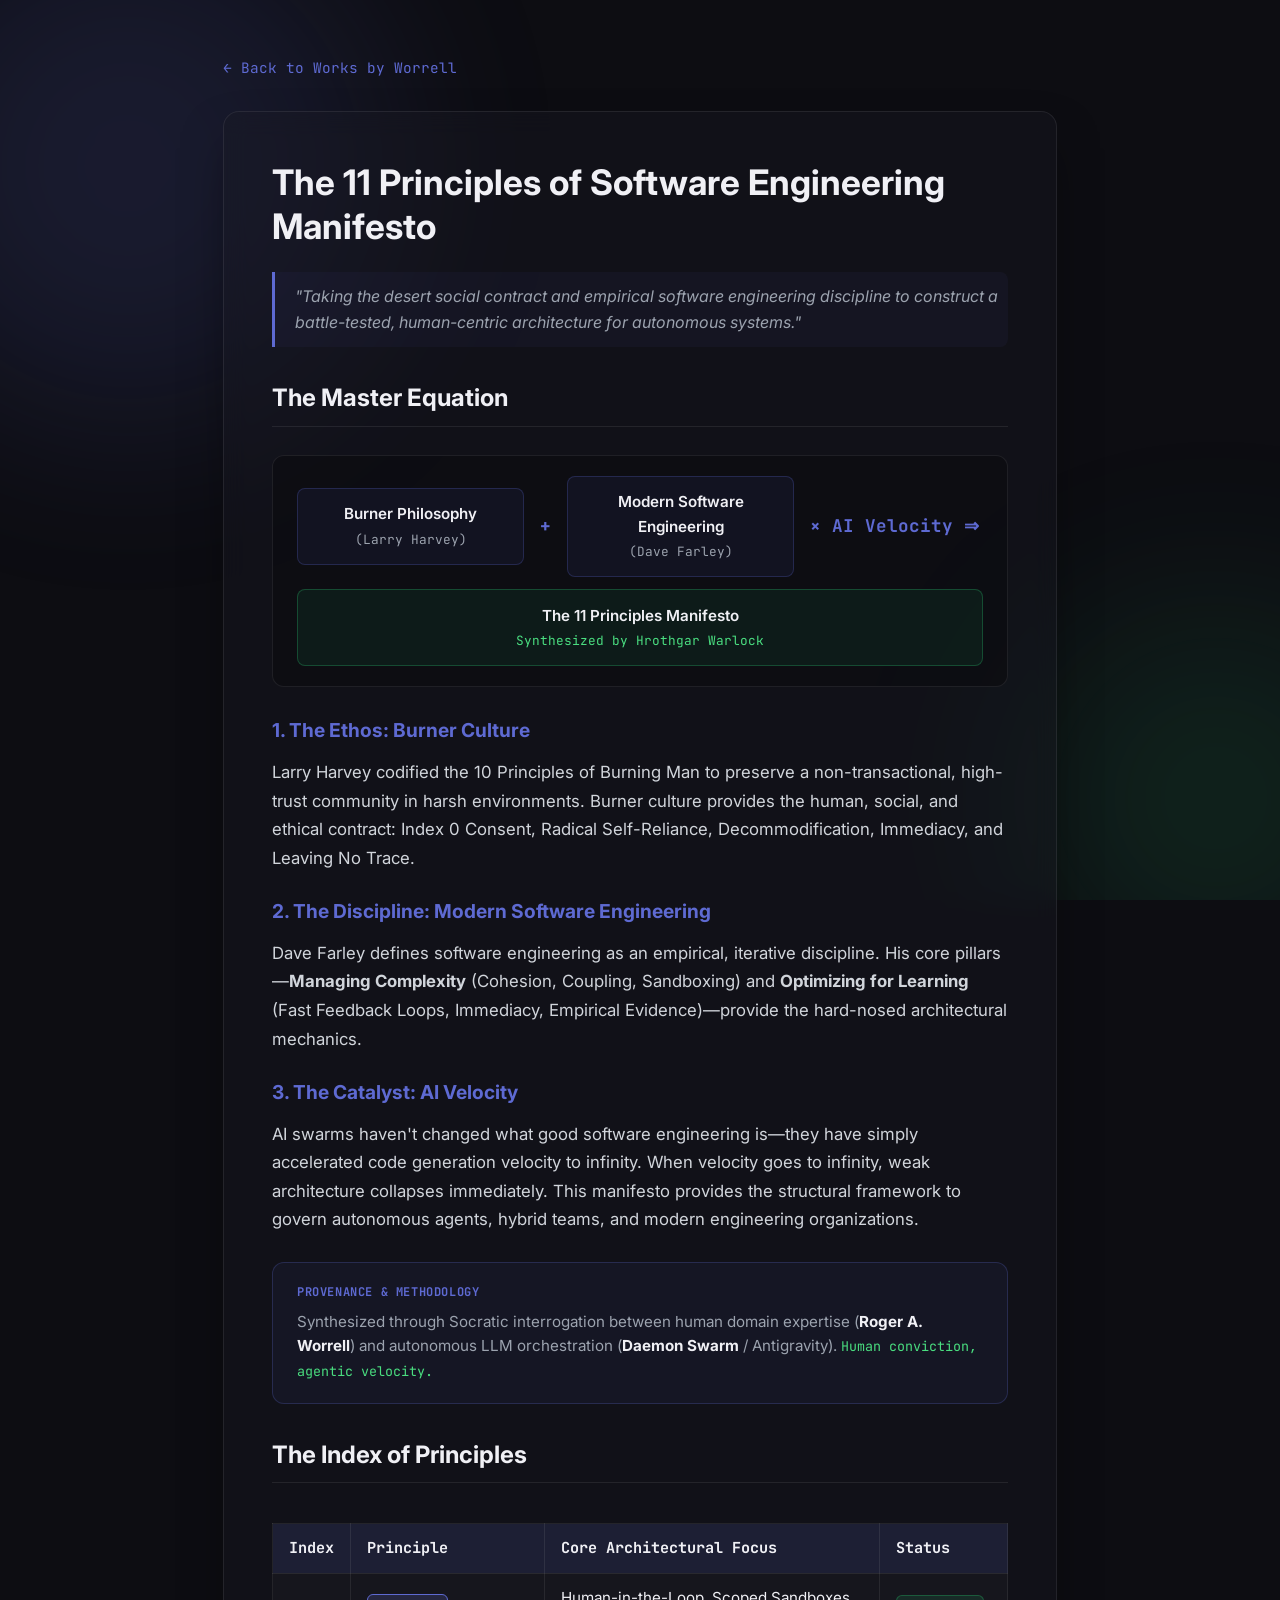
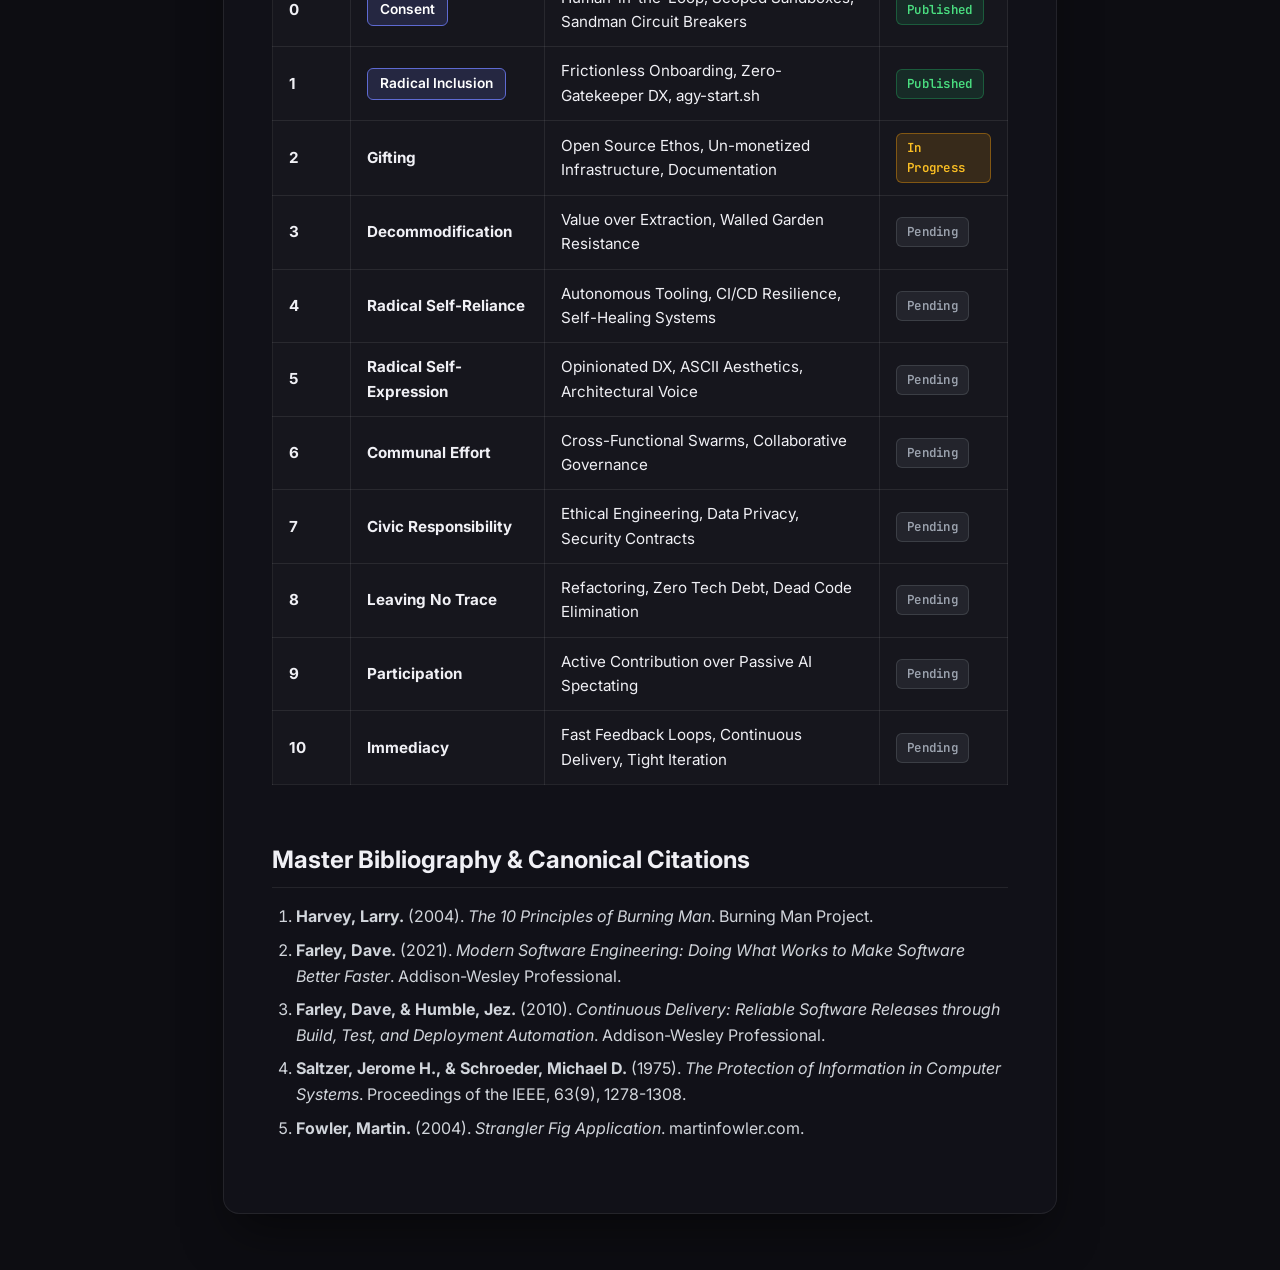
<file: manifesto/index.html>
<!DOCTYPE html>
<html lang="en">
<head>
    <meta charset="UTF-8">
    <meta name="viewport" content="width=device-width, initial-scale=1.0">
    <title>The 11 Principles Manifesto | Works by Worrell</title>
    <link rel="icon" type="image/png" href="/wbw-logo-1.png">
    <link rel="apple-touch-icon" href="/wbw-logo-1.png">
    <link rel="stylesheet" href="../styles.css">
    <link rel="preconnect" href="https://fonts.googleapis.com">
    <link rel="preconnect" href="https://fonts.gstatic.com" crossorigin>
    <link href="https://fonts.googleapis.com/css2?family=Inter:wght@300;400;600&family=JetBrains Mono:wght@400;700&display=swap" rel="stylesheet">
</head>
<body class="article-mode">
    <div class="background-effects">
        <div class="glow-orb orb-1"></div>
        <div class="glow-orb orb-2"></div>
    </div>
    <main class="container article-container">
        <div class="article-nav">
            <a href="../" class="back-link">&larr; Back to Works by Worrell</a>
        </div>
        <div class="card glass-effect article-glass">
            <article class="article-content">
                <h1>The 11 Principles of Software Engineering Manifesto</h1>
                <blockquote>
                    "Taking the desert social contract and empirical software engineering discipline to construct a battle-tested, human-centric architecture for autonomous systems."
                </blockquote>

                <h2>The Master Equation</h2>
                <div class="equation-pipeline">
                    <div class="equation-card">
                        <div class="equation-title">Burner Philosophy</div>
                        <div class="equation-sub">(Larry Harvey)</div>
                    </div>
                    <div class="equation-op">+</div>
                    <div class="equation-card">
                        <div class="equation-title">Modern Software Engineering</div>
                        <div class="equation-sub">(Dave Farley)</div>
                    </div>
                    <div class="equation-op">&times; AI Velocity &rArr;</div>
                    <div class="equation-card result-card">
                        <div class="equation-title">The 11 Principles Manifesto</div>
                        <div class="equation-sub">Synthesized by Hrothgar Warlock</div>
                    </div>
                </div>

                <h3>1. The Ethos: Burner Culture</h3>
                <p>Larry Harvey codified the 10 Principles of Burning Man to preserve a non-transactional, high-trust community in harsh environments. Burner culture provides the human, social, and ethical contract: Index 0 Consent, Radical Self-Reliance, Decommodification, Immediacy, and Leaving No Trace.</p>

                <h3>2. The Discipline: Modern Software Engineering</h3>
                <p>Dave Farley defines software engineering as an empirical, iterative discipline. His core pillars—<strong>Managing Complexity</strong> (Cohesion, Coupling, Sandboxing) and <strong>Optimizing for Learning</strong> (Fast Feedback Loops, Immediacy, Empirical Evidence)—provide the hard-nosed architectural mechanics.</p>

                <h3>3. The Catalyst: AI Velocity</h3>
                <p>AI swarms haven't changed what good software engineering is—they have simply accelerated code generation velocity to infinity. When velocity goes to infinity, weak architecture collapses immediately. This manifesto provides the structural framework to govern autonomous agents, hybrid teams, and modern engineering organizations.</p>

                <div class="provenance-disclaimer">
                    <div class="disclaimer-badge">PROVENANCE & METHODOLOGY</div>
                    <p>Synthesized through Socratic interrogation between human domain expertise (<strong>Roger A. Worrell</strong>) and autonomous LLM orchestration (<strong>Daemon Swarm</strong> / Antigravity). <em>Human conviction, agentic velocity.</em></p>
                </div>

                <h2>The Index of Principles</h2>
                <div class="table-responsive">
                    <table>
                        <thead>
                            <tr>
                                <th>Index</th>
                                <th>Principle</th>
                                <th>Core Architectural Focus</th>
                                <th>Status</th>
                            </tr>
                        </thead>
                        <tbody>
                            <tr>
                                <td><strong>0</strong></td>
                                <td><a href="00-consent.html" class="table-link">Consent</a></td>
                                <td>Human-in-the-Loop, Scoped Sandboxes, Sandman Circuit Breakers</td>
                                <td><span class="status-badge status-published">Published</span></td>
                            </tr>
                            <tr>
                                <td><strong>1</strong></td>
                                <td><a href="01-radical-inclusion.html" class="table-link">Radical Inclusion</a></td>
                                <td>Frictionless Onboarding, Zero-Gatekeeper DX, agy-start.sh</td>
                                <td><span class="status-badge status-published">Published</span></td>
                            </tr>
                            <tr>
                                <td><strong>2</strong></td>
                                <td><strong>Gifting</strong></td>
                                <td>Open Source Ethos, Un-monetized Infrastructure, Documentation</td>
                                <td><span class="status-badge status-progress">In Progress</span></td>
                            </tr>
                            <tr>
                                <td><strong>3</strong></td>
                                <td><strong>Decommodification</strong></td>
                                <td>Value over Extraction, Walled Garden Resistance</td>
                                <td><span class="status-badge status-pending">Pending</span></td>
                            </tr>
                            <tr>
                                <td><strong>4</strong></td>
                                <td><strong>Radical Self-Reliance</strong></td>
                                <td>Autonomous Tooling, CI/CD Resilience, Self-Healing Systems</td>
                                <td><span class="status-badge status-pending">Pending</span></td>
                            </tr>
                            <tr>
                                <td><strong>5</strong></td>
                                <td><strong>Radical Self-Expression</strong></td>
                                <td>Opinionated DX, ASCII Aesthetics, Architectural Voice</td>
                                <td><span class="status-badge status-pending">Pending</span></td>
                            </tr>
                            <tr>
                                <td><strong>6</strong></td>
                                <td><strong>Communal Effort</strong></td>
                                <td>Cross-Functional Swarms, Collaborative Governance</td>
                                <td><span class="status-badge status-pending">Pending</span></td>
                            </tr>
                            <tr>
                                <td><strong>7</strong></td>
                                <td><strong>Civic Responsibility</strong></td>
                                <td>Ethical Engineering, Data Privacy, Security Contracts</td>
                                <td><span class="status-badge status-pending">Pending</span></td>
                            </tr>
                            <tr>
                                <td><strong>8</strong></td>
                                <td><strong>Leaving No Trace</strong></td>
                                <td>Refactoring, Zero Tech Debt, Dead Code Elimination</td>
                                <td><span class="status-badge status-pending">Pending</span></td>
                            </tr>
                            <tr>
                                <td><strong>9</strong></td>
                                <td><strong>Participation</strong></td>
                                <td>Active Contribution over Passive AI Spectating</td>
                                <td><span class="status-badge status-pending">Pending</span></td>
                            </tr>
                            <tr>
                                <td><strong>10</strong></td>
                                <td><strong>Immediacy</strong></td>
                                <td>Fast Feedback Loops, Continuous Delivery, Tight Iteration</td>
                                <td><span class="status-badge status-pending">Pending</span></td>
                            </tr>
                        </tbody>
                    </table>
                </div>

                <h2>Master Bibliography & Canonical Citations</h2>
                <ol>
                    <li><strong>Harvey, Larry.</strong> (2004). <em>The 10 Principles of Burning Man</em>. Burning Man Project.</li>
                    <li><strong>Farley, Dave.</strong> (2021). <em>Modern Software Engineering: Doing What Works to Make Software Better Faster</em>. Addison-Wesley Professional.</li>
                    <li><strong>Farley, Dave, & Humble, Jez.</strong> (2010). <em>Continuous Delivery: Reliable Software Releases through Build, Test, and Deployment Automation</em>. Addison-Wesley Professional.</li>
                    <li><strong>Saltzer, Jerome H., & Schroeder, Michael D.</strong> (1975). <em>The Protection of Information in Computer Systems</em>. Proceedings of the IEEE, 63(9), 1278-1308.</li>
                    <li><strong>Fowler, Martin.</strong> (2004). <em>Strangler Fig Application</em>. martinfowler.com.</li>
                </ol>
            </article>
        </div>
    </main>
</body>
</html>
</file>
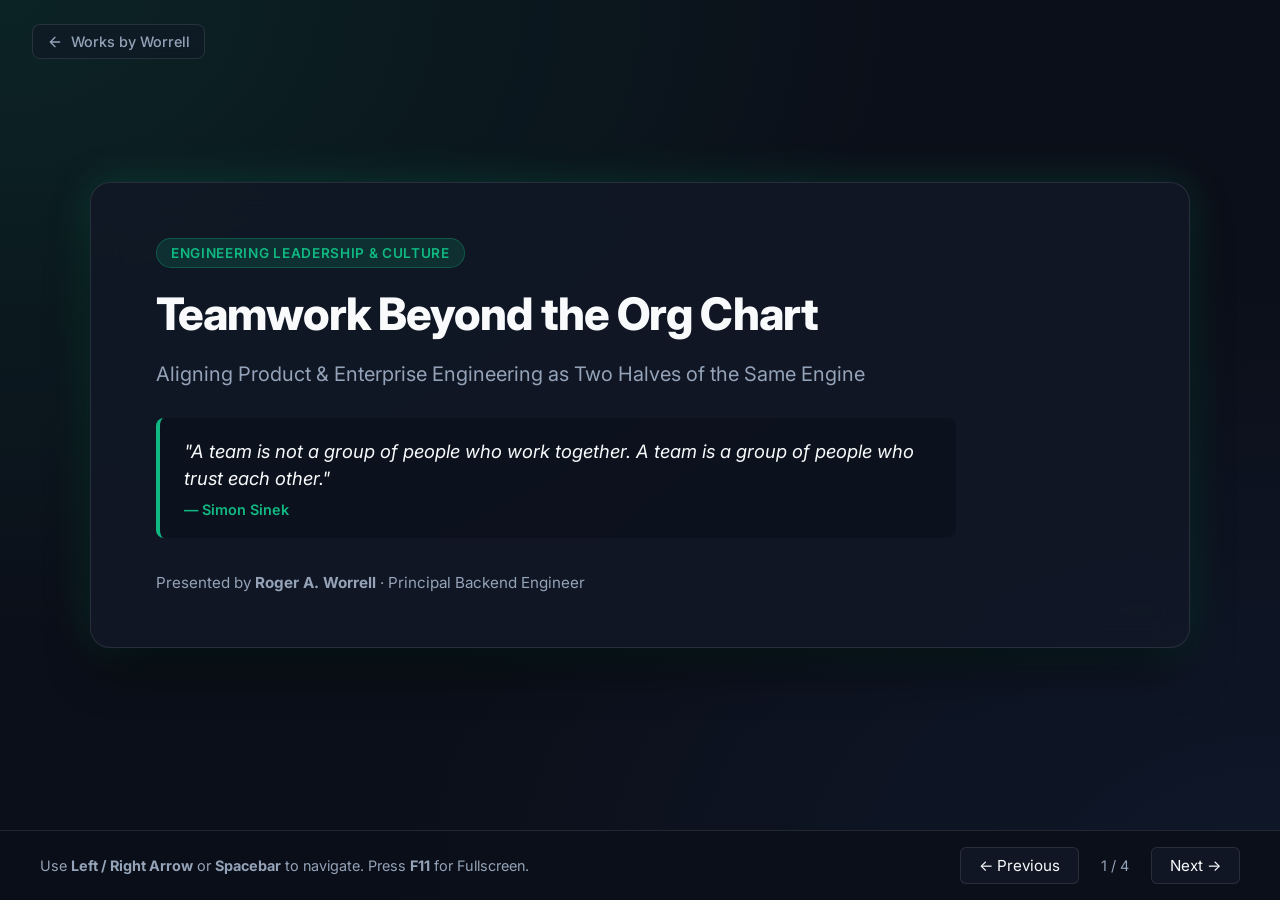
<file: teamwork/index.html>
<!DOCTYPE html>
<html lang="en">
<head>
<meta charset="UTF-8">
<meta name="viewport" content="width=device-width, initial-scale=1.0">
<title>Teamwork Beyond the Org Chart | Roger A. Worrell</title>
<link rel="icon" type="image/png" href="/wbw-logo-1.png">
<link rel="apple-touch-icon" href="/wbw-logo-1.png">
<link rel="preconnect" href="https://fonts.googleapis.com">
<link rel="preconnect" href="https://fonts.gstatic.com" crossorigin>
<link href="https://fonts.googleapis.com/css2?family=Inter:wght@300;400;600;700;800&family=JetBrains+Mono:wght@400;700&display=swap" rel="stylesheet">
<style>
  :root {
    --bg-color: #0b0f19;
    --card-bg: rgba(18, 24, 38, 0.85);
    --accent: #10b981;
    --accent-glow: rgba(16, 185, 129, 0.2);
    --text-primary: #f8fafc;
    --text-secondary: #94a3b8;
    --border-color: rgba(255, 255, 255, 0.1);
  }

  * {
    box-sizing: border-box;
    margin: 0;
    padding: 0;
    font-family: 'Inter', -apple-system, BlinkMacSystemFont, sans-serif;
  }

  body {
    background-color: var(--bg-color);
    background-image: 
      radial-gradient(at 0% 0%, rgba(16, 185, 129, 0.12) 0px, transparent 50%),
      radial-gradient(at 100% 100%, rgba(59, 130, 246, 0.08) 0px, transparent 50%);
    color: var(--text-primary);
    display: flex;
    flex-direction: column;
    height: 100vh;
    overflow: hidden;
  }

  .top-bar {
    position: absolute;
    top: 24px;
    left: 32px;
    z-index: 10;
  }

  .home-link {
    display: inline-flex;
    align-items: center;
    gap: 8px;
    color: var(--text-secondary);
    text-decoration: none;
    font-size: 0.9rem;
    font-weight: 500;
    transition: color 0.2s;
    background: rgba(18, 24, 38, 0.6);
    backdrop-filter: blur(8px);
    padding: 8px 14px;
    border-radius: 8px;
    border: 1px solid var(--border-color);
  }

  .home-link:hover {
    color: var(--text-primary);
    border-color: var(--accent);
  }

  .slide-container {
    flex: 1;
    display: flex;
    align-items: center;
    justify-content: center;
    padding: 40px;
  }

  .slide {
    display: none;
    width: 100%;
    max-width: 1100px;
    background: var(--card-bg);
    backdrop-filter: blur(16px);
    border: 1px solid var(--border-color);
    border-radius: 20px;
    padding: 55px 65px;
    box-shadow: 0 25px 50px -12px rgba(0, 0, 0, 0.6), 0 0 40px var(--accent-glow);
    animation: fadeIn 0.35s cubic-bezier(0.16, 1, 0.3, 1);
  }

  .slide.active {
    display: block;
  }

  @keyframes fadeIn {
    from { opacity: 0; transform: translateY(12px) scale(0.99); }
    to { opacity: 1; transform: translateY(0) scale(1); }
  }

  .tag {
    display: inline-block;
    background: rgba(16, 185, 129, 0.15);
    color: var(--accent);
    padding: 6px 14px;
    border-radius: 9999px;
    font-size: 0.85rem;
    font-weight: 600;
    letter-spacing: 0.05em;
    text-transform: uppercase;
    margin-bottom: 20px;
    border: 1px solid rgba(16, 185, 129, 0.3);
  }

  h1 {
    font-size: 2.8rem;
    font-weight: 800;
    line-height: 1.2;
    margin-bottom: 16px;
    letter-spacing: -0.02em;
  }

  h2 {
    font-size: 2.2rem;
    font-weight: 700;
    margin-bottom: 18px;
    letter-spacing: -0.02em;
  }

  .subtitle {
    font-size: 1.25rem;
    color: var(--text-secondary);
    line-height: 1.6;
    max-width: 820px;
  }

  .quote-box {
    margin-top: 28px;
    padding: 20px 24px;
    background: rgba(11, 15, 25, 0.6);
    border-left: 4px solid var(--accent);
    border-radius: 8px;
    max-width: 800px;
  }

  .quote-box p {
    font-size: 1.15rem;
    font-style: italic;
    color: #f8fafc;
    line-height: 1.5;
  }

  .quote-box .author {
    font-size: 0.9rem;
    color: var(--accent);
    margin-top: 8px;
    font-weight: 600;
    font-style: normal;
  }

  .grid-2 {
    display: grid;
    grid-template-columns: 1fr 1fr;
    gap: 28px;
    margin-top: 28px;
  }

  .card {
    background: rgba(11, 15, 25, 0.6);
    border: 1px solid var(--border-color);
    border-radius: 12px;
    padding: 26px;
  }

  .card h3 {
    font-size: 1.25rem;
    color: var(--accent);
    margin-bottom: 14px;
    display: flex;
    align-items: center;
    gap: 10px;
  }

  .card ul {
    list-style: none;
  }

  .card li {
    font-size: 1.02rem;
    color: var(--text-secondary);
    margin-bottom: 12px;
    line-height: 1.5;
    position: relative;
    padding-left: 22px;
  }

  .card li::before {
    content: "•";
    color: var(--accent);
    position: absolute;
    left: 4px;
    font-size: 1.3rem;
    top: -2px;
  }

  .list-stack {
    display: flex;
    flex-direction: column;
    gap: 16px;
    margin-top: 22px;
  }

  .list-item {
    display: flex;
    align-items: flex-start;
    gap: 18px;
    background: rgba(11, 15, 25, 0.5);
    padding: 18px 22px;
    border-radius: 10px;
    border-left: 4px solid var(--accent);
    border-top: 1px solid var(--border-color);
    border-right: 1px solid var(--border-color);
    border-bottom: 1px solid var(--border-color);
  }

  .item-num {
    background: rgba(16, 185, 129, 0.2);
    color: var(--accent);
    width: 32px;
    height: 32px;
    border-radius: 50%;
    display: flex;
    align-items: center;
    justify-content: center;
    font-weight: 700;
    flex-shrink: 0;
  }

  .item-text h4 {
    font-size: 1.12rem;
    margin-bottom: 4px;
    color: #ffffff;
  }

  .item-text p {
    font-size: 0.98rem;
    color: var(--text-secondary);
    line-height: 1.4;
  }

  .item-quote {
    margin-top: 8px;
    font-size: 0.88rem;
    color: var(--accent);
    font-style: italic;
  }

  .discussion-box {
    background: rgba(16, 185, 129, 0.08);
    border: 1px dashed rgba(16, 185, 129, 0.4);
    border-radius: 14px;
    padding: 30px;
    text-align: center;
    margin-top: 24px;
  }

  .discussion-box p {
    font-size: 1.35rem;
    font-weight: 600;
    color: #ffffff;
    line-height: 1.6;
  }

  .footer {
    display: flex;
    justify-content: space-between;
    align-items: center;
    padding: 16px 40px;
    background: rgba(11, 15, 25, 0.9);
    border-top: 1px solid var(--border-color);
  }

  .nav-info {
    font-size: 0.9rem;
    color: var(--text-secondary);
  }

  .btn-group {
    display: flex;
    gap: 12px;
  }

  button {
    background: var(--card-bg);
    color: var(--text-primary);
    border: 1px solid var(--border-color);
    padding: 8px 18px;
    border-radius: 6px;
    cursor: pointer;
    font-size: 0.95rem;
    transition: all 0.2s;
  }

  button:hover {
    background: #1e293b;
    border-color: var(--accent);
  }
</style>
</head>
<body>

<div class="top-bar">
  <a href="/" class="home-link">
    <svg width="16" height="16" viewBox="0 0 24 24" fill="none" stroke="currentColor" stroke-width="2" stroke-linecap="round" stroke-linejoin="round">
      <path d="M19 12H5M12 19l-7-7 7-7"/>
    </svg>
    Works by Worrell
  </a>
</div>

<div class="slide-container">
  
  <!-- Slide 1: Title -->
  <div class="slide active" id="slide-1">
    <span class="tag">Engineering Leadership & Culture</span>
    <h1>Teamwork Beyond the Org Chart</h1>
    <p class="subtitle">Aligning Product & Enterprise Engineering as Two Halves of the Same Engine</p>

    <div class="quote-box">
      <p>"A team is not a group of people who work together. A team is a group of people who trust each other."</p>
      <div class="author">— Simon Sinek</div>
    </div>

    <div style="margin-top: 35px; font-size: 0.95rem; color: var(--text-secondary);">
      Presented by <strong>Roger A. Worrell</strong> &middot; Principal Backend Engineer
    </div>
  </div>

  <!-- Slide 2: Two Halves of the Engine -->
  <div class="slide" id="slide-2">
    <span class="tag">The Shared Reality</span>
    <h2>Two Sides of the Same Coin</h2>
    <p class="subtitle">Navigating real-world constraints together without operational silos.</p>
    <div class="grid-2">
      <div class="card">
        <h3>📊 Product & Business Operations</h3>
        <ul>
          <li>Vendor timelines and catalog completeness</li>
          <li>Speed to market & seasonal product demand</li>
          <li>Ensuring accurate data & specifications for the frontline</li>
        </ul>
      </div>
      <div class="card">
        <h3>⚙️ Enterprise IT & Engineering</h3>
        <ul>
          <li>Legacy pipelines, batch windows & database health</li>
          <li>Handling high-volume multi-part data archives safely</li>
          <li>Zero-byte checks, schemas, and continuous uptime</li>
        </ul>
      </div>
    </div>
  </div>

  <!-- Slide 3: Habits in Practice -->
  <div class="slide" id="slide-3">
    <span class="tag">Practical Execution</span>
    <h2>Three Habits for Cross-Team Teamwork</h2>
    <div class="list-stack">
      <div class="list-item">
        <div class="item-num">1</div>
        <div class="item-text">
          <h4>Share the "Why" Over Just the "What"</h4>
          <p>Business context shapes better software design; architectural clarity prevents unexpected timeline friction.</p>
          <div class="item-quote">
            "Communicate everything you possibly can to your partners. The more they know, the more they'll understand. The more they understand, the more they'll care. And once they care, there's no stopping them." — Mr. Sam (Rule #4)
          </div>
        </div>
      </div>
      <div class="list-item">
        <div class="item-num">2</div>
        <div class="item-text">
          <h4>Blameless Problem Solving</h4>
          <p>When feeds fail or anomalies hit: focus on unblocking immediately, analyzing the root cause, and building resilience together.</p>
        </div>
      </div>
      <div class="list-item">
        <div class="item-num">3</div>
        <div class="item-text">
          <h4>Focus on the Frontline Specialist</h4>
          <p>Our true end user is the specialist standing at the counter trying to solve a customer's urgent problem.</p>
          <div class="item-quote">
            "The folks on the front lines are the only ones who really know what's going on out there." — Mr. Sam
          </div>
        </div>
      </div>
    </div>
  </div>

  <!-- Slide 4: Open Discussion -->
  <div class="slide" id="slide-4">
    <span class="tag">Looking Forward Together</span>
    <h2>Forward Momentum</h2>

    <div class="quote-box" style="margin-top: 15px; margin-bottom: 20px;">
      <p>"If everyone is moving forward together, then success takes care of itself."</p>
      <div class="author">— Henry Ford</div>
    </div>

    <div class="discussion-box">
      <p>"From either side—Engineering or Product—what is one small practice we've adopted recently, or could adopt next, that makes working across teams smoother?"</p>
    </div>
  </div>

</div>

<!-- Footer Controls -->
<div class="footer">
  <div class="nav-info">
    Use <strong>Left / Right Arrow</strong> or <strong>Spacebar</strong> to navigate. Press <strong>F11</strong> for Fullscreen.
  </div>
  <div class="btn-group">
    <button onclick="prevSlide()">← Previous</button>
    <span id="counter" style="display:flex; align-items:center; font-size:0.9rem; color:var(--text-secondary); padding: 0 10px;">1 / 4</span>
    <button onclick="nextSlide()">Next →</button>
  </div>
</div>

<script>
  let currentSlide = 1;
  const totalSlides = 4;

  function showSlide(n) {
    document.querySelectorAll('.slide').forEach(s => s.classList.remove('active'));
    currentSlide = Math.max(1, Math.min(n, totalSlides));
    document.getElementById(`slide-${currentSlide}`).classList.add('active');
    document.getElementById('counter').innerText = `${currentSlide} / ${totalSlides}`;
  }

  function nextSlide() {
    if (currentSlide < totalSlides) showSlide(currentSlide + 1);
  }

  function prevSlide() {
    if (currentSlide > 1) showSlide(currentSlide - 1);
  }

  document.addEventListener('keydown', (e) => {
    if (e.key === 'ArrowRight' || e.key === ' ' || e.key === 'PageDown') {
      nextSlide();
    } else if (e.key === 'ArrowLeft' || e.key === 'PageUp') {
      prevSlide();
    }
  });
</script>

</body>
</html>
</file>
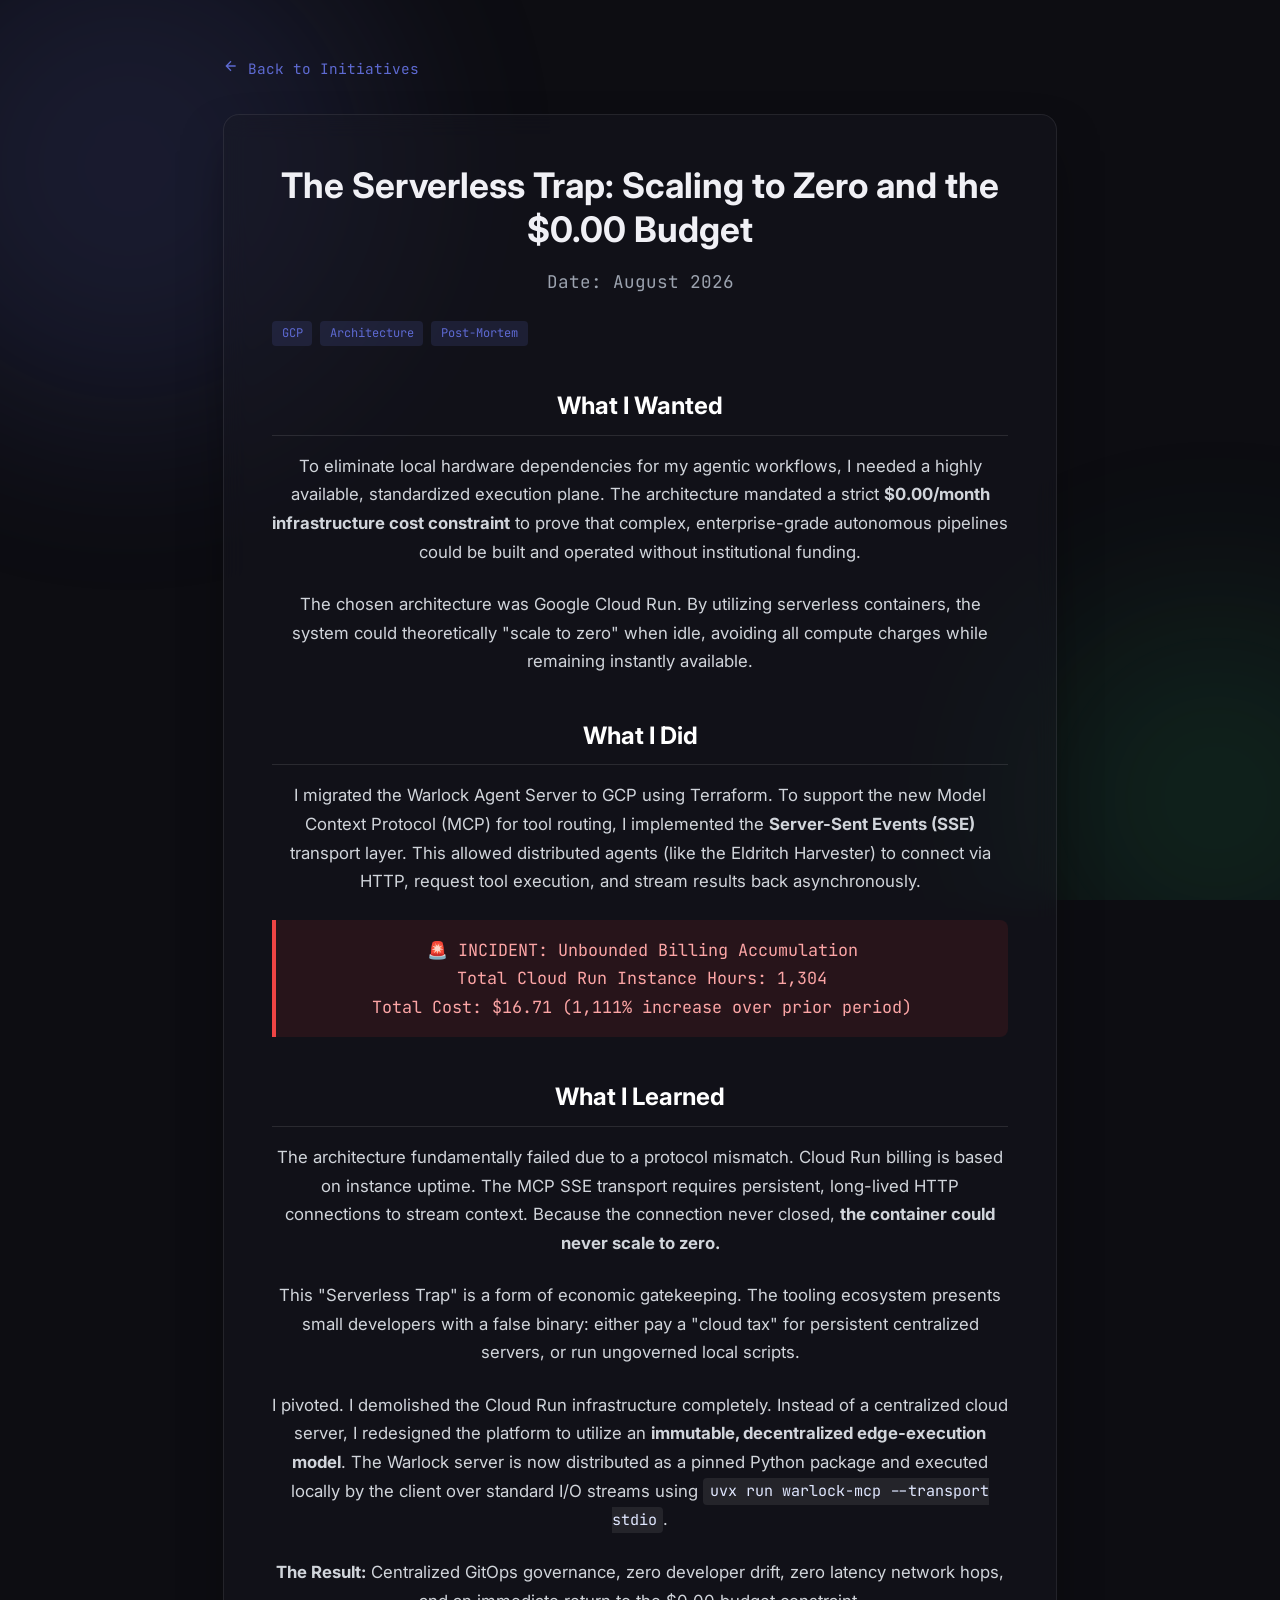
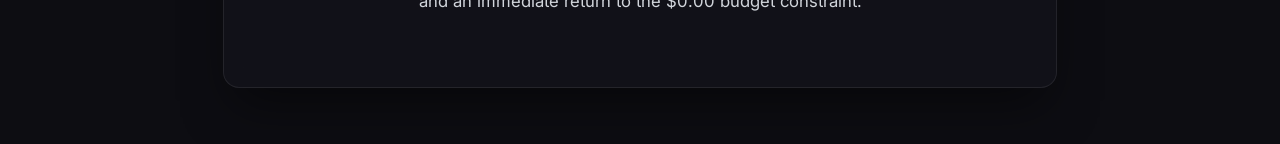
<file: case-studies/01-serverless-extrication.html>
<!DOCTYPE html>
<html lang="en">
<head>
    <meta charset="UTF-8">
    <meta name="viewport" content="width=device-width, initial-scale=1.0">
    <title>The Serverless Trap | Works by Worrell</title>
    <link rel="icon" type="image/png" href="/wbw-logo-1.png">
    <link rel="apple-touch-icon" href="/wbw-logo-1.png">
    <link rel="stylesheet" href="../styles.css">
    <link rel="preconnect" href="https://fonts.googleapis.com">
    <link rel="preconnect" href="https://fonts.gstatic.com" crossorigin>
    <link href="https://fonts.googleapis.com/css2?family=Inter:wght@300;400;600&family=JetBrains+Mono:wght@400;700&display=swap" rel="stylesheet">
    <style>
        .article-body {
            color: #d1d5db;
            line-height: 1.7;
        }

        .article-body h2 {
            color: #fff;
            margin-top: 2.5rem;
            margin-bottom: 1rem;
            font-size: 1.5rem;
            border-bottom: 1px solid rgba(255, 255, 255, 0.1);
            padding-bottom: 0.5rem;
        }

        .article-body p {
            margin-bottom: 1.5rem;
        }

        .article-body ul {
            margin-bottom: 1.5rem;
            padding-left: 1.5rem;
        }

        .article-body li {
            margin-bottom: 0.5rem;
        }

        .metric-box {
            background: rgba(220, 38, 38, 0.1);
            border-left: 4px solid #ef4444;
            padding: 1rem 1.5rem;
            margin: 1.5rem 0;
            border-radius: 0 8px 8px 0;
        }

        .metric-box p {
            margin: 0;
            color: #fca5a5;
            font-family: 'JetBrains Mono', monospace;
        }
    </style>
</head>
<body class="article-mode">
    <div class="background-effects">
        <div class="glow-orb orb-1"></div>
        <div class="glow-orb orb-2"></div>
    </div>
    
    <main class="container article-container">
        <nav style="margin-bottom: 2rem;">
            <a href="./" class="back-link">
                <svg height="16" width="16" viewBox="0 0 24 24" fill="none" stroke="currentColor" stroke-width="2">
                    <path d="M19 12H5M12 19l-7-7 7-7"/>
                </svg>
                Back to Initiatives
            </a>
        </nav>

        <article class="article-content glass-effect" style="padding: 3rem;">
            <h1>The Serverless Trap: Scaling to Zero and the $0.00 Budget</h1>
            <p class="subtitle" style="color: var(--text-muted); font-size: 1.1rem; margin-top: 0.5rem;">Date: August 2026</p>
            
            <div class="tags" style="display: flex; gap: 0.5rem; margin-top: 1.5rem; margin-bottom: 2rem;">
                <span class="tag" style="background: rgba(94, 106, 210, 0.15); color: var(--accent); padding: 0.2rem 0.6rem; border-radius: 4px; font-size: 0.75rem; font-family: 'JetBrains Mono', monospace;">GCP</span>
                <span class="tag" style="background: rgba(94, 106, 210, 0.15); color: var(--accent); padding: 0.2rem 0.6rem; border-radius: 4px; font-size: 0.75rem; font-family: 'JetBrains Mono', monospace;">Architecture</span>
                <span class="tag" style="background: rgba(94, 106, 210, 0.15); color: var(--accent); padding: 0.2rem 0.6rem; border-radius: 4px; font-size: 0.75rem; font-family: 'JetBrains Mono', monospace;">Post-Mortem</span>
            </div>

            <div class="article-body">
                <h2>What I Wanted</h2>
                <p>To eliminate local hardware dependencies for my agentic workflows, I needed a highly available, standardized execution plane. The architecture mandated a strict <strong>$0.00/month infrastructure cost constraint</strong> to prove that complex, enterprise-grade autonomous pipelines could be built and operated without institutional funding.</p>
                <p>The chosen architecture was Google Cloud Run. By utilizing serverless containers, the system could theoretically "scale to zero" when idle, avoiding all compute charges while remaining instantly available.</p>

                <h2>What I Did</h2>
                <p>I migrated the Warlock Agent Server to GCP using Terraform. To support the new Model Context Protocol (MCP) for tool routing, I implemented the <strong>Server-Sent Events (SSE)</strong> transport layer. This allowed distributed agents (like the Eldritch Harvester) to connect via HTTP, request tool execution, and stream results back asynchronously.</p>

                <div class="metric-box">
                    <p>🚨 INCIDENT: Unbounded Billing Accumulation</p>
                    <p>Total Cloud Run Instance Hours: 1,304<br>Total Cost: $16.71 (1,111% increase over prior period)</p>
                </div>

                <h2>What I Learned</h2>
                <p>The architecture fundamentally failed due to a protocol mismatch. Cloud Run billing is based on instance uptime. The MCP SSE transport requires persistent, long-lived HTTP connections to stream context. Because the connection never closed, <strong>the container could never scale to zero.</strong></p>
                
                <p>This "Serverless Trap" is a form of economic gatekeeping. The tooling ecosystem presents small developers with a false binary: either pay a "cloud tax" for persistent centralized servers, or run ungoverned local scripts.</p>

                <p>I pivoted. I demolished the Cloud Run infrastructure completely. Instead of a centralized cloud server, I redesigned the platform to utilize an <strong>immutable, decentralized edge-execution model</strong>. The Warlock server is now distributed as a pinned Python package and executed locally by the client over standard I/O streams using <code>uvx run warlock-mcp --transport stdio</code>.</p>

                <p><strong>The Result:</strong> Centralized GitOps governance, zero developer drift, zero latency network hops, and an immediate return to the $0.00 budget constraint.</p>
            </div>
        </article>
    </main>
</body>
</html>
</file>
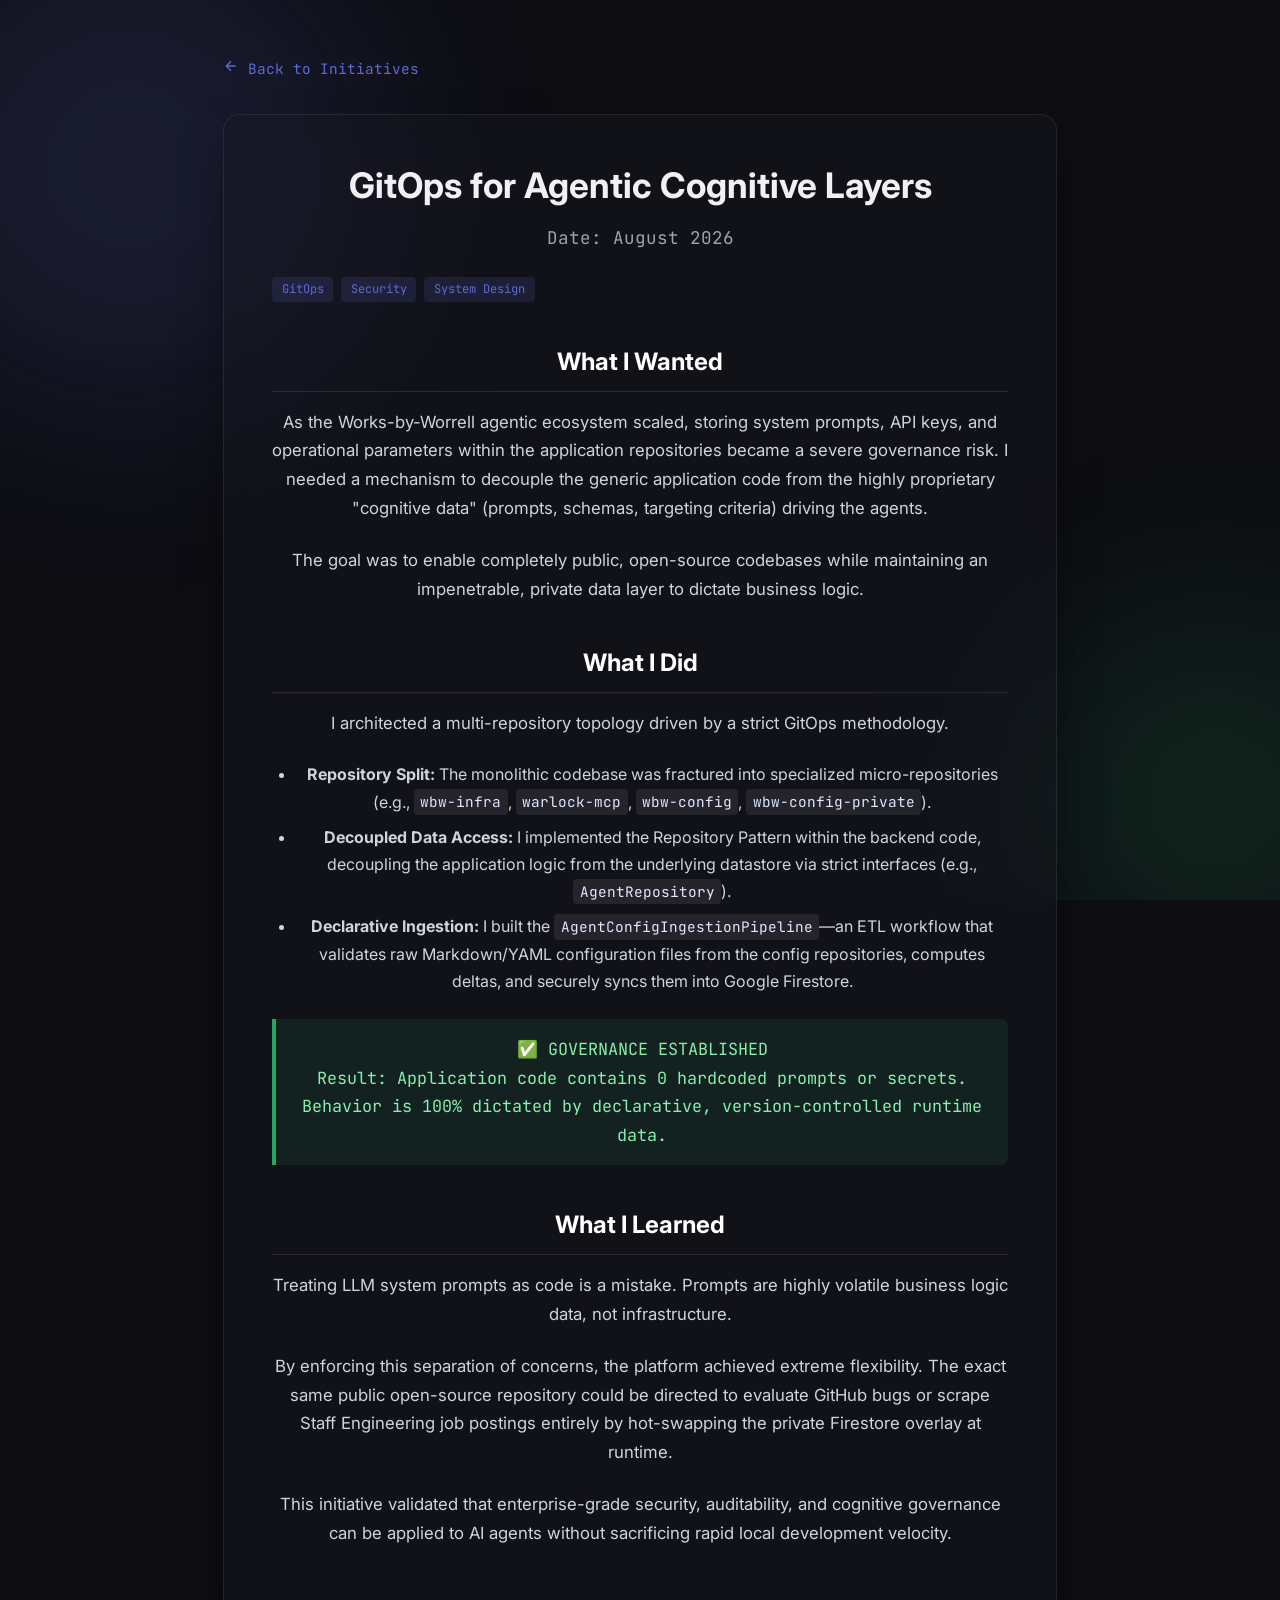
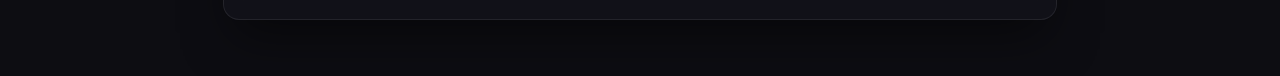
<file: case-studies/02-gitops-agent-governance.html>
<!DOCTYPE html>
<html lang="en">
<head>
    <meta charset="UTF-8">
    <meta name="viewport" content="width=device-width, initial-scale=1.0">
    <title>GitOps for Autonomous Agents | Works by Worrell</title>
    <link rel="icon" type="image/png" href="/wbw-logo-1.png">
    <link rel="apple-touch-icon" href="/wbw-logo-1.png">
    <link rel="stylesheet" href="../styles.css">
    <link rel="preconnect" href="https://fonts.googleapis.com">
    <link rel="preconnect" href="https://fonts.gstatic.com" crossorigin>
    <link href="https://fonts.googleapis.com/css2?family=Inter:wght@300;400;600&family=JetBrains+Mono:wght@400;700&display=swap" rel="stylesheet">
    <style>
        .article-body {
            color: #d1d5db;
            line-height: 1.7;
        }

        .article-body h2 {
            color: #fff;
            margin-top: 2.5rem;
            margin-bottom: 1rem;
            font-size: 1.5rem;
            border-bottom: 1px solid rgba(255, 255, 255, 0.1);
            padding-bottom: 0.5rem;
        }

        .article-body p {
            margin-bottom: 1.5rem;
        }

        .article-body ul {
            margin-bottom: 1.5rem;
            padding-left: 1.5rem;
        }

        .article-body li {
            margin-bottom: 0.5rem;
        }

        .metric-box {
            background: rgba(37, 165, 95, 0.1);
            border-left: 4px solid #25a55f;
            padding: 1rem 1.5rem;
            margin: 1.5rem 0;
            border-radius: 0 8px 8px 0;
        }

        .metric-box p {
            margin: 0;
            color: #86efac;
            font-family: 'JetBrains Mono', monospace;
        }
    </style>
</head>
<body class="article-mode">
    <div class="background-effects">
        <div class="glow-orb orb-1"></div>
        <div class="glow-orb orb-2"></div>
    </div>
    
    <main class="container article-container">
        <nav style="margin-bottom: 2rem;">
            <a href="./" class="back-link">
                <svg height="16" width="16" viewBox="0 0 24 24" fill="none" stroke="currentColor" stroke-width="2">
                    <path d="M19 12H5M12 19l-7-7 7-7"/>
                </svg>
                Back to Initiatives
            </a>
        </nav>

        <article class="article-content glass-effect" style="padding: 3rem;">
            <h1>GitOps for Agentic Cognitive Layers</h1>
            <p class="subtitle" style="color: var(--text-muted); font-size: 1.1rem; margin-top: 0.5rem;">Date: August 2026</p>
            
            <div class="tags" style="display: flex; gap: 0.5rem; margin-top: 1.5rem; margin-bottom: 2rem;">
                <span class="tag" style="background: rgba(94, 106, 210, 0.15); color: var(--accent); padding: 0.2rem 0.6rem; border-radius: 4px; font-size: 0.75rem; font-family: 'JetBrains Mono', monospace;">GitOps</span>
                <span class="tag" style="background: rgba(94, 106, 210, 0.15); color: var(--accent); padding: 0.2rem 0.6rem; border-radius: 4px; font-size: 0.75rem; font-family: 'JetBrains Mono', monospace;">Security</span>
                <span class="tag" style="background: rgba(94, 106, 210, 0.15); color: var(--accent); padding: 0.2rem 0.6rem; border-radius: 4px; font-size: 0.75rem; font-family: 'JetBrains Mono', monospace;">System Design</span>
            </div>

            <div class="article-body">
                <h2>What I Wanted</h2>
                <p>As the Works-by-Worrell agentic ecosystem scaled, storing system prompts, API keys, and operational parameters within the application repositories became a severe governance risk. I needed a mechanism to decouple the generic application code from the highly proprietary "cognitive data" (prompts, schemas, targeting criteria) driving the agents.</p>
                <p>The goal was to enable completely public, open-source codebases while maintaining an impenetrable, private data layer to dictate business logic.</p>

                <h2>What I Did</h2>
                <p>I architected a multi-repository topology driven by a strict GitOps methodology.</p>
                <ul>
                    <li><strong>Repository Split:</strong> The monolithic codebase was fractured into specialized micro-repositories (e.g., <code>wbw-infra</code>, <code>warlock-mcp</code>, <code>wbw-config</code>, <code>wbw-config-private</code>).</li>
                    <li><strong>Decoupled Data Access:</strong> I implemented the Repository Pattern within the backend code, decoupling the application logic from the underlying datastore via strict interfaces (e.g., <code>AgentRepository</code>).</li>
                    <li><strong>Declarative Ingestion:</strong> I built the <code>AgentConfigIngestionPipeline</code>—an ETL workflow that validates raw Markdown/YAML configuration files from the config repositories, computes deltas, and securely syncs them into Google Firestore.</li>
                </ul>

                <div class="metric-box">
                    <p>✅ GOVERNANCE ESTABLISHED</p>
                    <p>Result: Application code contains 0 hardcoded prompts or secrets. Behavior is 100% dictated by declarative, version-controlled runtime data.</p>
                </div>

                <h2>What I Learned</h2>
                <p>Treating LLM system prompts as code is a mistake. Prompts are highly volatile business logic data, not infrastructure.</p>
                <p>By enforcing this separation of concerns, the platform achieved extreme flexibility. The exact same public open-source repository could be directed to evaluate GitHub bugs or scrape Staff Engineering job postings entirely by hot-swapping the private Firestore overlay at runtime.</p>
                <p>This initiative validated that enterprise-grade security, auditability, and cognitive governance can be applied to AI agents without sacrificing rapid local development velocity.</p>
            </div>
        </article>
    </main>
</body>
</html>
</file>
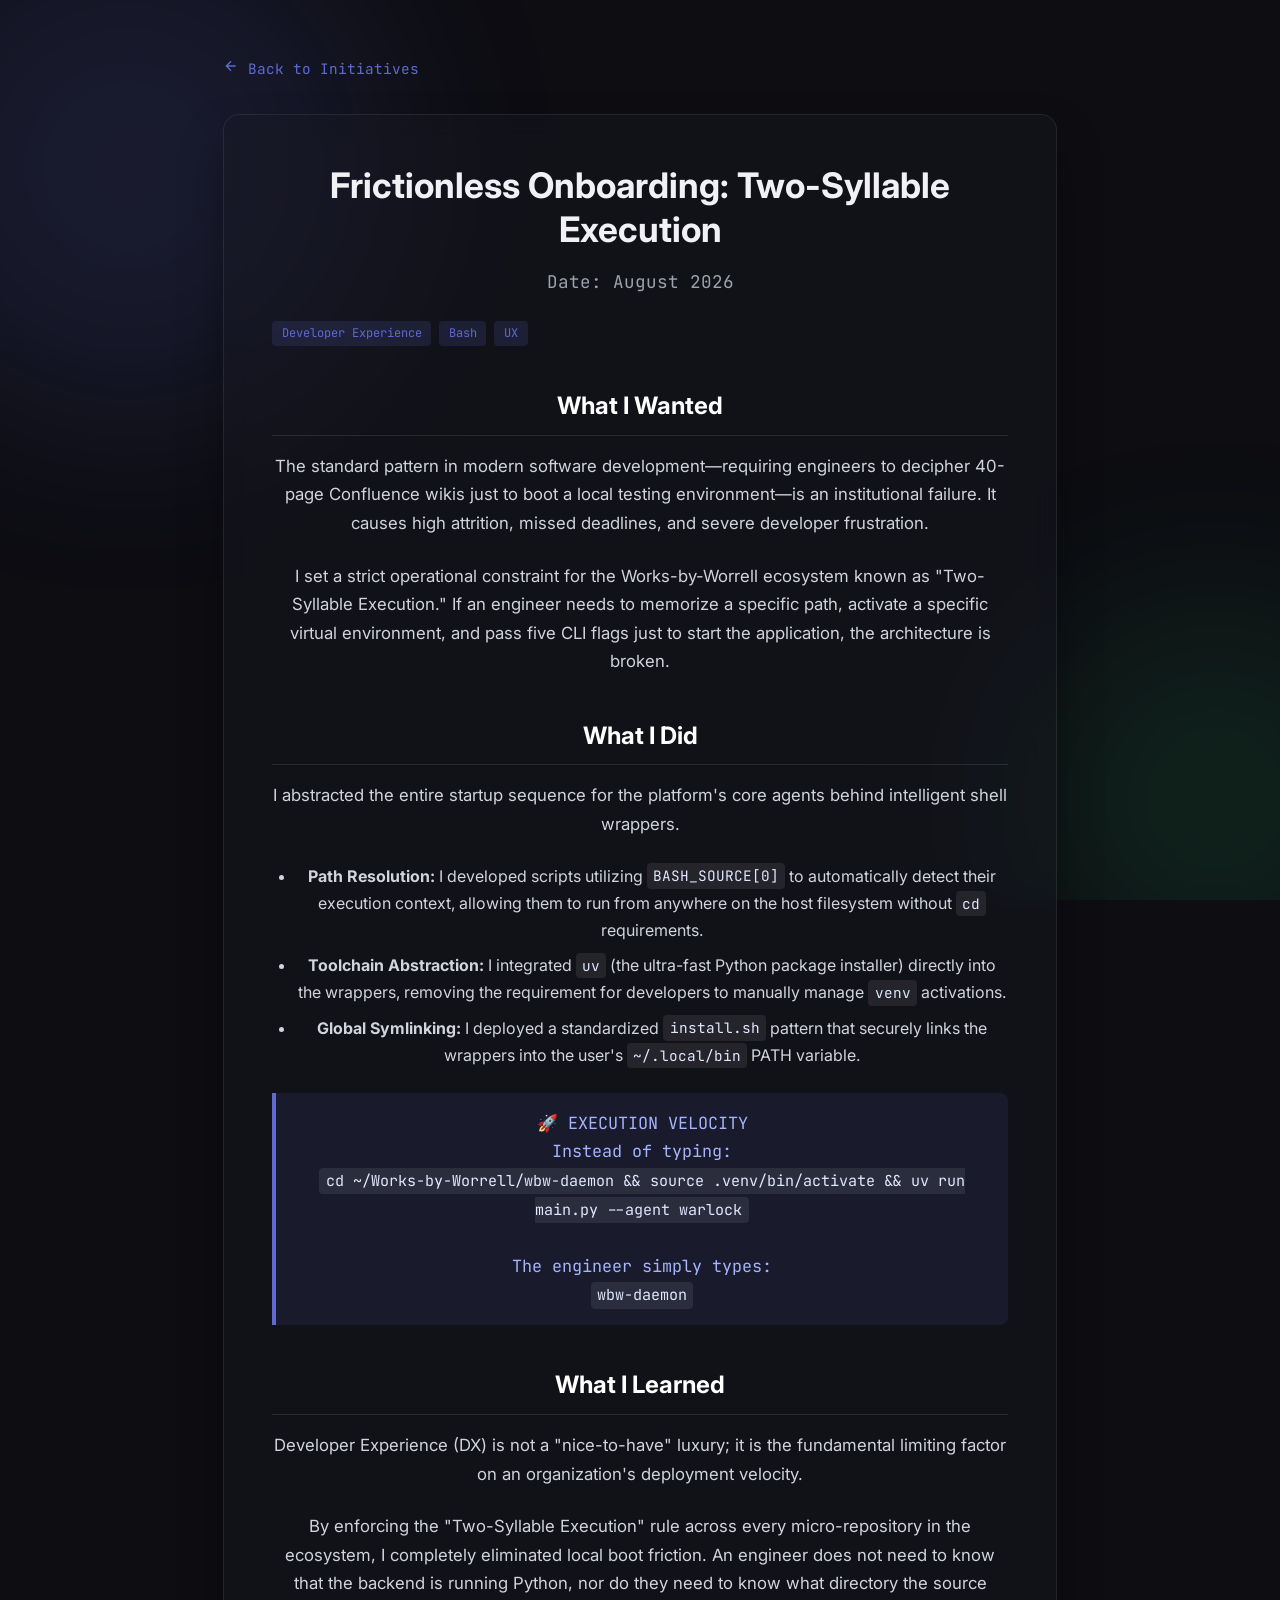
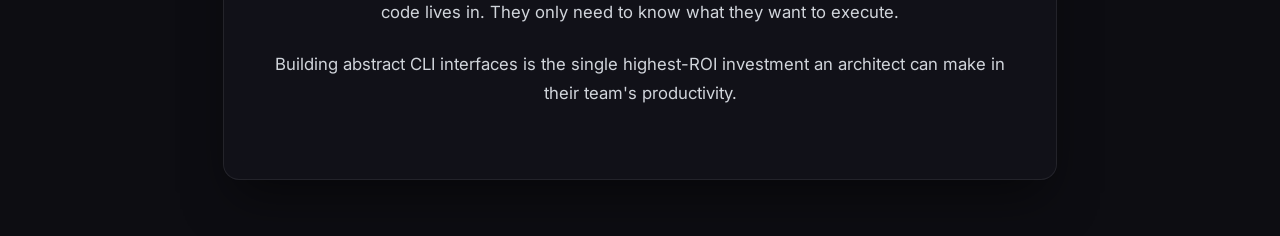
<file: case-studies/03-frictionless-onboarding.html>
<!DOCTYPE html>
<html lang="en">
<head>
    <meta charset="UTF-8">
    <meta name="viewport" content="width=device-width, initial-scale=1.0">
    <title>Frictionless Onboarding: Two-Syllable Execution | Works by Worrell</title>
    <link rel="icon" type="image/png" href="/wbw-logo-1.png">
    <link rel="apple-touch-icon" href="/wbw-logo-1.png">
    <link rel="stylesheet" href="../styles.css">
    <link rel="preconnect" href="https://fonts.googleapis.com">
    <link rel="preconnect" href="https://fonts.gstatic.com" crossorigin>
    <link href="https://fonts.googleapis.com/css2?family=Inter:wght@300;400;600&family=JetBrains+Mono:wght@400;700&display=swap" rel="stylesheet">
    <style>
        .article-body {
            color: #d1d5db;
            line-height: 1.7;
        }

        .article-body h2 {
            color: #fff;
            margin-top: 2.5rem;
            margin-bottom: 1rem;
            font-size: 1.5rem;
            border-bottom: 1px solid rgba(255, 255, 255, 0.1);
            padding-bottom: 0.5rem;
        }

        .article-body p {
            margin-bottom: 1.5rem;
        }

        .article-body ul {
            margin-bottom: 1.5rem;
            padding-left: 1.5rem;
        }

        .article-body li {
            margin-bottom: 0.5rem;
        }

        .metric-box {
            background: rgba(94, 106, 210, 0.1);
            border-left: 4px solid #5e6ad2;
            padding: 1rem 1.5rem;
            margin: 1.5rem 0;
            border-radius: 0 8px 8px 0;
        }

        .metric-box p {
            margin: 0;
            color: #a5b4fc;
            font-family: 'JetBrains Mono', monospace;
        }
    </style>
</head>
<body class="article-mode">
    <div class="background-effects">
        <div class="glow-orb orb-1"></div>
        <div class="glow-orb orb-2"></div>
    </div>
    
    <main class="container article-container">
        <nav style="margin-bottom: 2rem;">
            <a href="./" class="back-link">
                <svg height="16" width="16" viewBox="0 0 24 24" fill="none" stroke="currentColor" stroke-width="2">
                    <path d="M19 12H5M12 19l-7-7 7-7"/>
                </svg>
                Back to Initiatives
            </a>
        </nav>

        <article class="article-content glass-effect" style="padding: 3rem;">
            <h1>Frictionless Onboarding: Two-Syllable Execution</h1>
            <p class="subtitle" style="color: var(--text-muted); font-size: 1.1rem; margin-top: 0.5rem;">Date: August 2026</p>
            
            <div class="tags" style="display: flex; gap: 0.5rem; margin-top: 1.5rem; margin-bottom: 2rem;">
                <span class="tag" style="background: rgba(94, 106, 210, 0.15); color: var(--accent); padding: 0.2rem 0.6rem; border-radius: 4px; font-size: 0.75rem; font-family: 'JetBrains Mono', monospace;">Developer Experience</span>
                <span class="tag" style="background: rgba(94, 106, 210, 0.15); color: var(--accent); padding: 0.2rem 0.6rem; border-radius: 4px; font-size: 0.75rem; font-family: 'JetBrains Mono', monospace;">Bash</span>
                <span class="tag" style="background: rgba(94, 106, 210, 0.15); color: var(--accent); padding: 0.2rem 0.6rem; border-radius: 4px; font-size: 0.75rem; font-family: 'JetBrains Mono', monospace;">UX</span>
            </div>

            <div class="article-body">
                <h2>What I Wanted</h2>
                <p>The standard pattern in modern software development—requiring engineers to decipher 40-page Confluence wikis just to boot a local testing environment—is an institutional failure. It causes high attrition, missed deadlines, and severe developer frustration.</p>
                <p>I set a strict operational constraint for the Works-by-Worrell ecosystem known as "Two-Syllable Execution." If an engineer needs to memorize a specific path, activate a specific virtual environment, and pass five CLI flags just to start the application, the architecture is broken.</p>

                <h2>What I Did</h2>
                <p>I abstracted the entire startup sequence for the platform's core agents behind intelligent shell wrappers.</p>
                <ul>
                    <li><strong>Path Resolution:</strong> I developed scripts utilizing <code>BASH_SOURCE[0]</code> to automatically detect their execution context, allowing them to run from anywhere on the host filesystem without <code>cd</code> requirements.</li>
                    <li><strong>Toolchain Abstraction:</strong> I integrated <code>uv</code> (the ultra-fast Python package installer) directly into the wrappers, removing the requirement for developers to manually manage <code>venv</code> activations.</li>
                    <li><strong>Global Symlinking:</strong> I deployed a standardized <code>install.sh</code> pattern that securely links the wrappers into the user's <code>~/.local/bin</code> PATH variable.</li>
                </ul>

                <div class="metric-box">
                    <p>🚀 EXECUTION VELOCITY</p>
                    <p>Instead of typing:<br><code>cd ~/Works-by-Worrell/wbw-daemon && source .venv/bin/activate && uv run main.py --agent warlock</code><br><br>The engineer simply types:<br><code>wbw-daemon</code></p>
                </div>

                <h2>What I Learned</h2>
                <p>Developer Experience (DX) is not a "nice-to-have" luxury; it is the fundamental limiting factor on an organization's deployment velocity.</p>
                <p>By enforcing the "Two-Syllable Execution" rule across every micro-repository in the ecosystem, I completely eliminated local boot friction. An engineer does not need to know that the backend is running Python, nor do they need to know what directory the source code lives in. They only need to know what they want to execute.</p>
                <p>Building abstract CLI interfaces is the single highest-ROI investment an architect can make in their team's productivity.</p>
            </div>
        </article>
    </main>
</body>
</html>
</file>
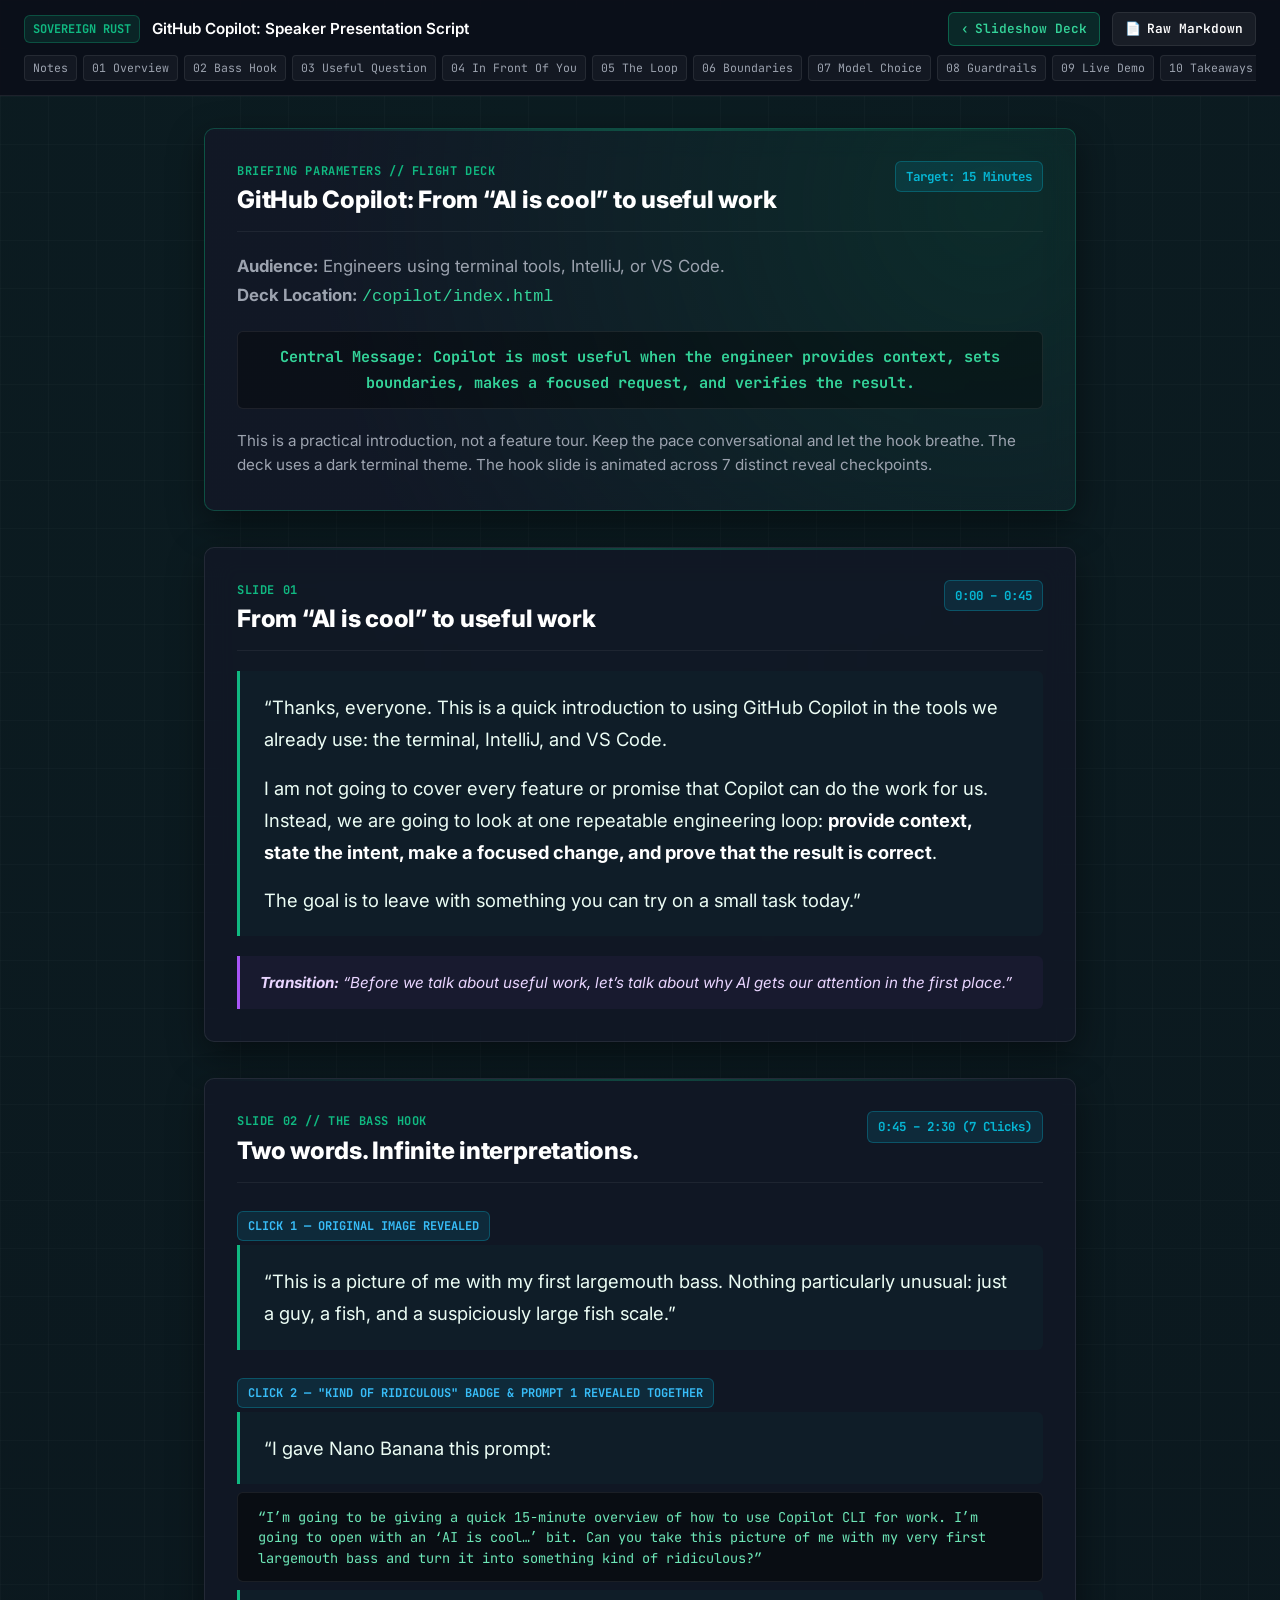
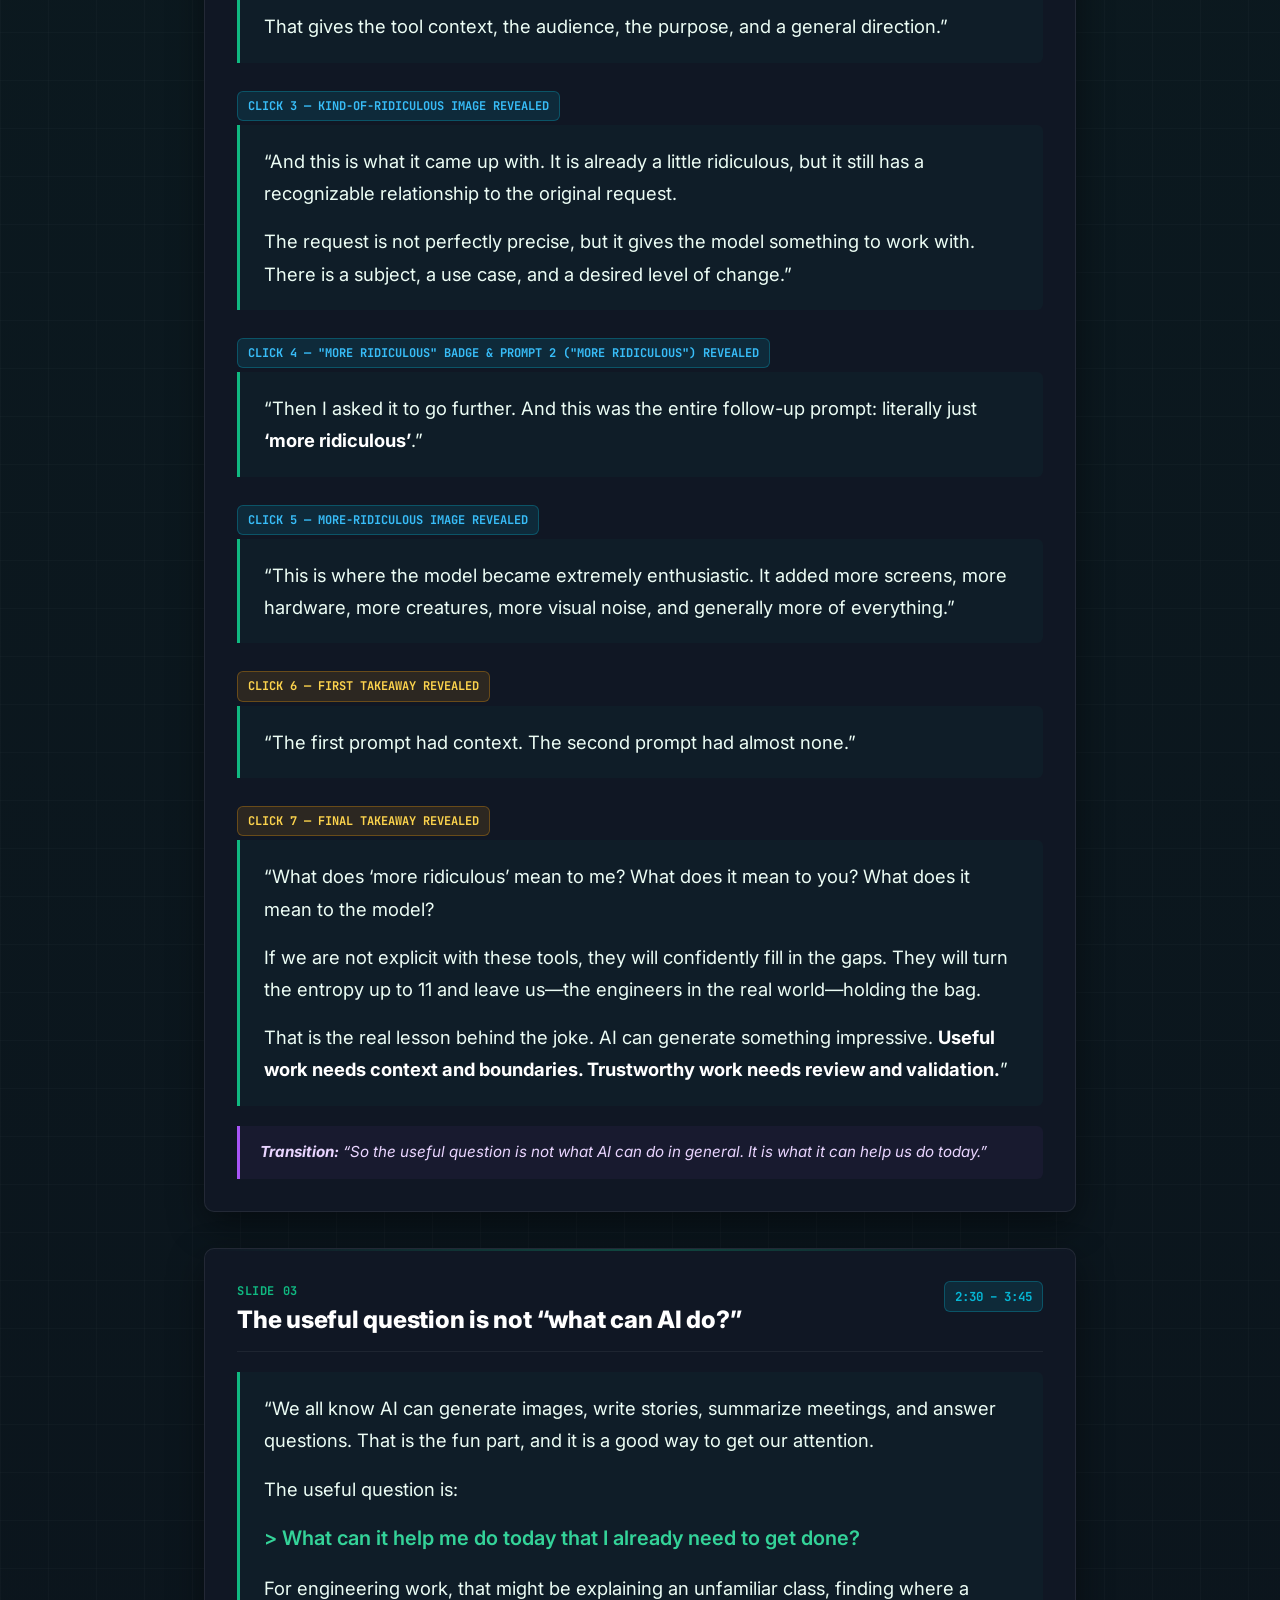
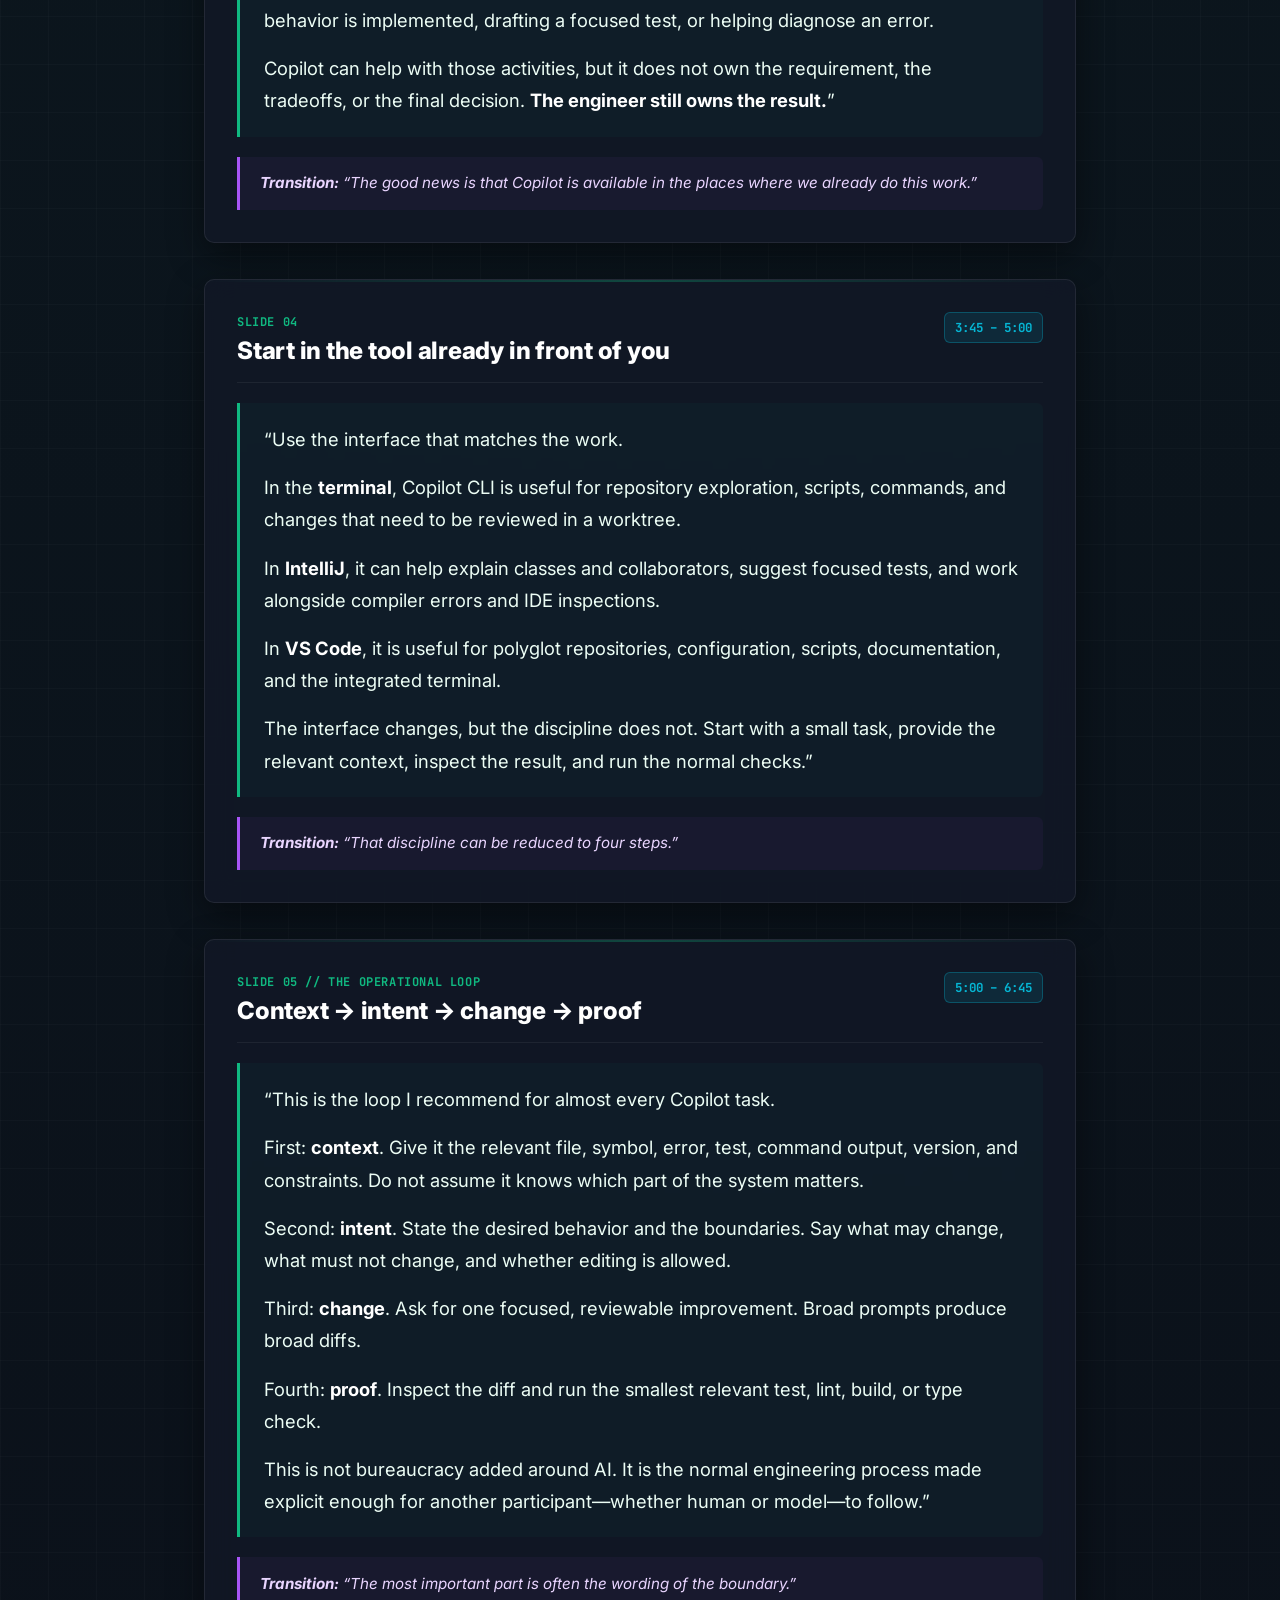
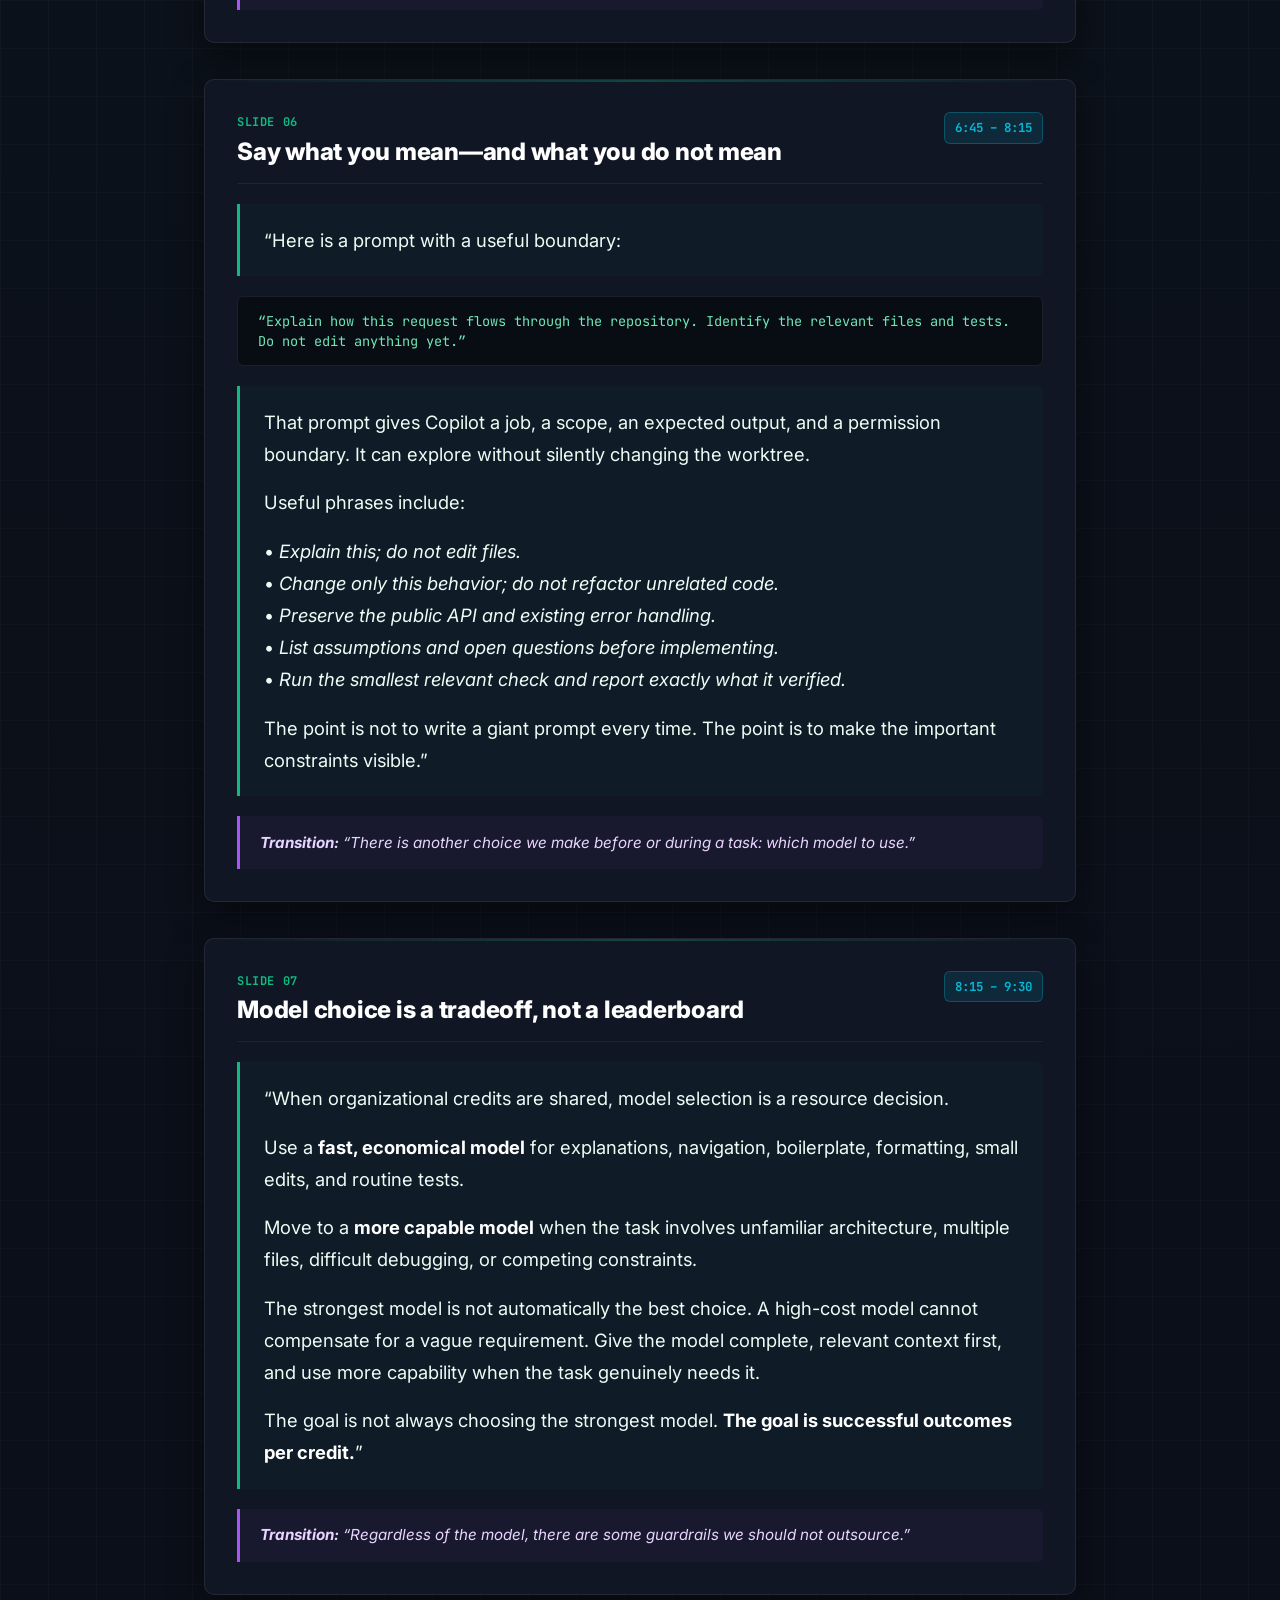
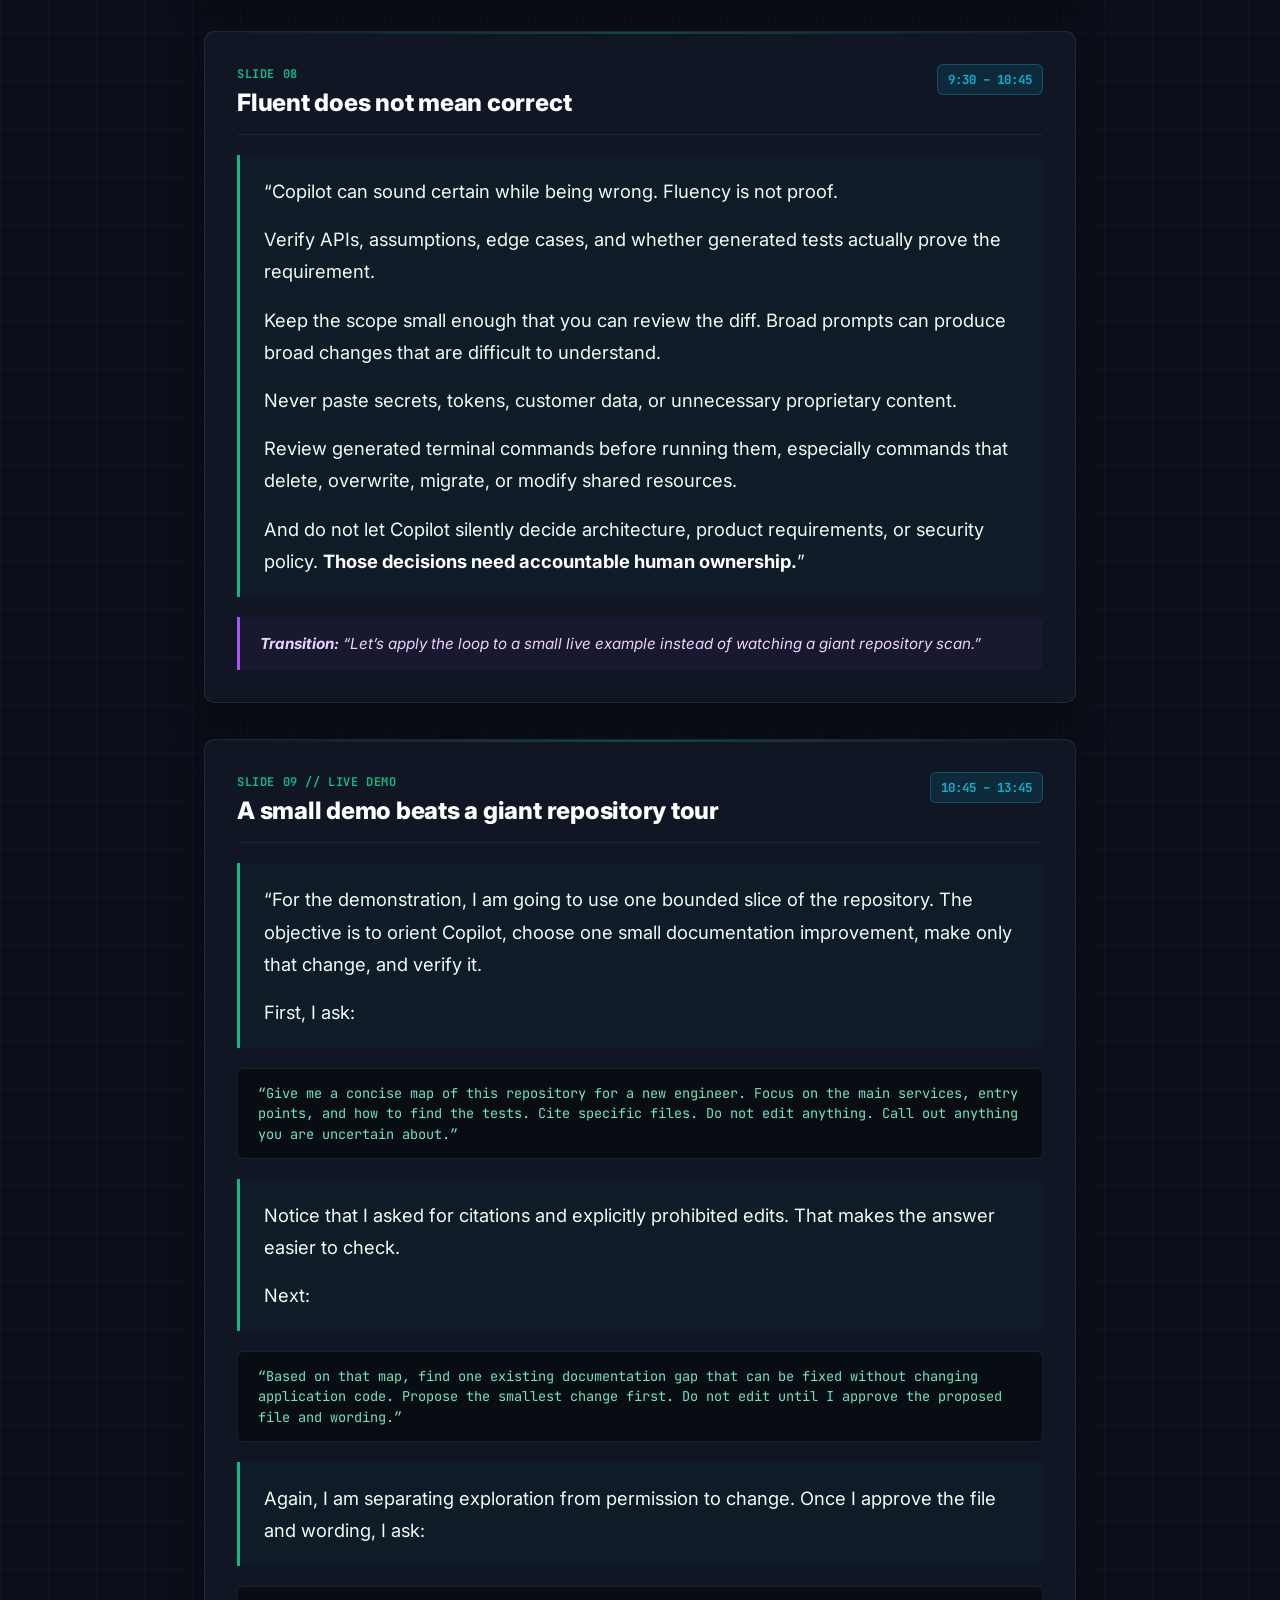
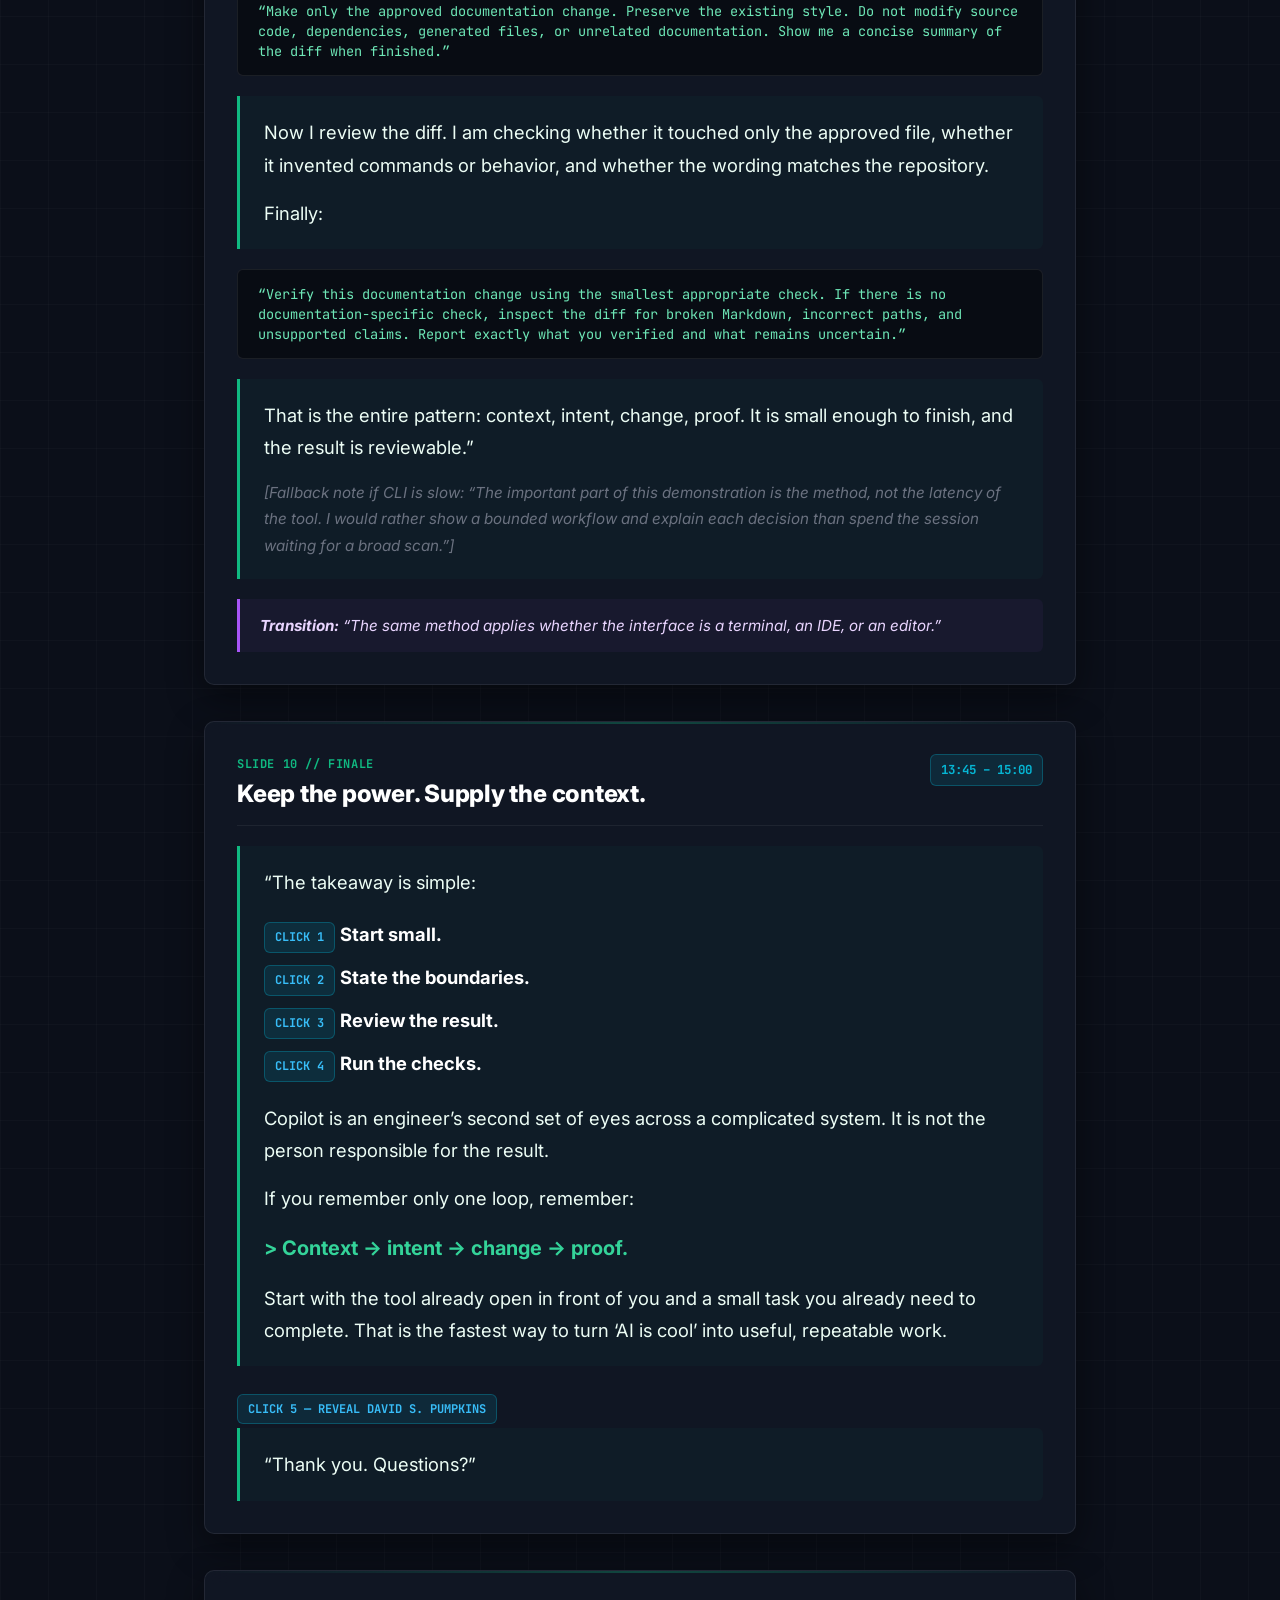
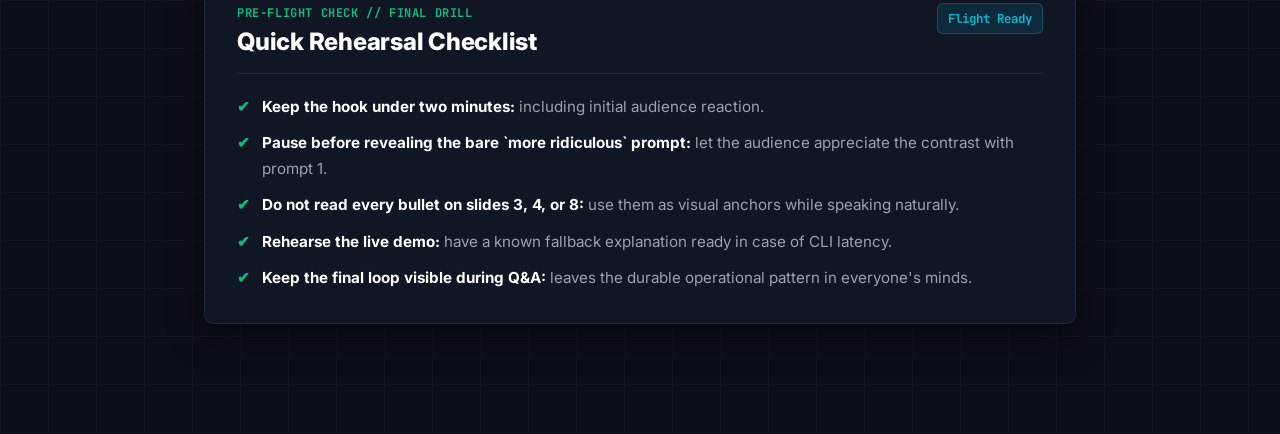
<file: copilot/script.html>
<!DOCTYPE html>
<html lang="en">
<head>
  <meta charset="UTF-8" />
  <meta name="viewport" content="width=device-width, initial-scale=1.0" />
  <title>Speaker Script — GitHub Copilot: From "AI is Cool" to Useful Work</title>
  <link rel="icon" type="image/png" href="/wbw-logo-1.png">
  <link rel="apple-touch-icon" href="/wbw-logo-1.png">
  <link rel="preconnect" href="https://fonts.googleapis.com" />
  <link rel="preconnect" href="https://fonts.gstatic.com" crossorigin />
  <link href="https://fonts.googleapis.com/css2?family=Inter:wght@300;400;500;600;700;800&family=JetBrains+Mono:wght@400;500;600;700&display=swap" rel="stylesheet" />
  <style>
    :root {
      --bg-color: #0b0f19;
      --card-bg: rgba(18, 24, 38, 0.85);
      --card-border: rgba(255, 255, 255, 0.08);
      --card-glow: 0 12px 36px 0 rgba(0, 0, 0, 0.45);
      --accent: #10b981;
      --accent-light: #34d399;
      --accent-dim: rgba(16, 185, 129, 0.12);
      --cyan: #06b6d4;
      --cyan-light: #38bdf8;
      --cyan-dim: rgba(6, 182, 212, 0.12);
      --amber: #f59e0b;
      --purple: #a855f7;
      --text-bright: #ffffff;
      --text-primary: #f3f4f6;
      --text-secondary: #9ca3af;
      --text-muted: #6b7280;
      --spoken-color: #ecfdf5;
      --radius-sm: 6px;
      --radius-md: 10px;
      --radius-lg: 14px;
    }

    * {
      box-sizing: border-box;
      margin: 0;
      padding: 0;
      -webkit-font-smoothing: antialiased;
    }

    body {
      background-color: var(--bg-color);
      color: var(--text-primary);
      font-family: 'Inter', -apple-system, BlinkMacSystemFont, sans-serif;
      line-height: 1.7;
      background-image: 
        radial-gradient(circle at 50% 0%, rgba(16, 185, 129, 0.08) 0%, transparent 60%),
        linear-gradient(rgba(255, 255, 255, 0.02) 1px, transparent 1px),
        linear-gradient(90deg, rgba(255, 255, 255, 0.02) 1px, transparent 1px);
      background-size: 100% 100%, 48px 48px, 48px 48px;
      padding-bottom: 5rem;
    }

    /* Fixed Header */
    header.script-header {
      position: sticky;
      top: 0;
      z-index: 100;
      background: rgba(11, 15, 25, 0.92);
      backdrop-filter: blur(16px);
      border-bottom: 1px solid var(--card-border);
      padding: 0.75rem 1.5rem;
      display: flex;
      flex-direction: column;
      gap: 0.6rem;
    }

    .header-top-row {
      display: flex;
      align-items: center;
      justify-content: space-between;
      gap: 1rem;
    }

    .header-left {
      display: flex;
      align-items: center;
      gap: 0.75rem;
    }

    .brand-tag {
      font-family: 'JetBrains Mono', monospace;
      font-size: 0.75rem;
      font-weight: 700;
      color: var(--accent);
      background: var(--accent-dim);
      padding: 3px 8px;
      border-radius: var(--radius-sm);
      border: 1px solid rgba(16, 185, 129, 0.3);
      text-transform: uppercase;
    }

    .header-title {
      font-size: 0.95rem;
      font-weight: 600;
      color: var(--text-bright);
    }

    .header-actions {
      display: flex;
      align-items: center;
      gap: 0.75rem;
    }

    .action-btn {
      background: rgba(255, 255, 255, 0.06);
      border: 1px solid var(--card-border);
      color: var(--text-bright);
      text-decoration: none;
      font-family: 'JetBrains Mono', monospace;
      font-size: 0.8rem;
      font-weight: 600;
      padding: 5px 12px;
      border-radius: var(--radius-sm);
      display: inline-flex;
      align-items: center;
      gap: 6px;
      transition: all 0.2s ease;
    }

    .action-btn:hover {
      background: var(--accent-dim);
      border-color: rgba(16, 185, 129, 0.4);
      color: var(--accent-light);
    }

    .action-btn.primary {
      background: rgba(16, 185, 129, 0.15);
      border-color: rgba(16, 185, 129, 0.4);
      color: var(--accent-light);
    }

    /* Jump Bar */
    .jump-bar {
      display: flex;
      align-items: center;
      gap: 6px;
      overflow-x: auto;
      padding-bottom: 2px;
      scrollbar-width: none;
    }

    .jump-bar::-webkit-scrollbar {
      display: none;
    }

    .jump-link {
      font-family: 'JetBrains Mono', monospace;
      font-size: 0.72rem;
      color: var(--text-secondary);
      text-decoration: none;
      background: rgba(255, 255, 255, 0.04);
      border: 1px solid var(--card-border);
      padding: 2px 8px;
      border-radius: 4px;
      white-space: nowrap;
      transition: all 0.15s ease;
    }

    .jump-link:hover {
      background: rgba(255, 255, 255, 0.1);
      color: var(--text-bright);
      border-color: rgba(255, 255, 255, 0.2);
    }

    /* Main Container */
    main.script-container {
      max-width: 920px;
      margin: 2rem auto;
      padding: 0 1.5rem;
      display: flex;
      flex-direction: column;
      gap: 2.25rem;
    }

    /* Glass Cards */
    .script-card {
      background: var(--card-bg);
      border: 1px solid var(--card-border);
      border-radius: var(--radius-md);
      backdrop-filter: blur(14px);
      box-shadow: var(--card-glow);
      padding: 2rem;
      display: flex;
      flex-direction: column;
      gap: 1.25rem;
      position: relative;
    }

    .script-card::before {
      content: '';
      position: absolute;
      top: 0;
      left: 0;
      right: 0;
      height: 2px;
      background: linear-gradient(90deg, transparent, rgba(16, 185, 129, 0.3), transparent);
    }

    /* Card Header */
    .card-top {
      display: flex;
      align-items: flex-start;
      justify-content: space-between;
      gap: 1rem;
      border-bottom: 1px solid rgba(255, 255, 255, 0.06);
      padding-bottom: 1rem;
    }

    .slide-num-title {
      display: flex;
      flex-direction: column;
      gap: 0.25rem;
    }

    .slide-eyebrow {
      font-family: 'JetBrains Mono', monospace;
      font-size: 0.75rem;
      font-weight: 700;
      color: var(--accent);
      text-transform: uppercase;
      letter-spacing: 0.05em;
    }

    .slide-title {
      font-size: 1.5rem;
      font-weight: 800;
      color: var(--text-bright);
      line-height: 1.25;
      letter-spacing: -0.01em;
    }

    .time-badge {
      font-family: 'JetBrains Mono', monospace;
      font-size: 0.78rem;
      font-weight: 700;
      color: var(--cyan);
      background: var(--cyan-dim);
      border: 1px solid rgba(6, 182, 212, 0.3);
      padding: 4px 10px;
      border-radius: var(--radius-sm);
      white-space: nowrap;
    }

    /* Typography & Spoken Text */
    .spoken-block {
      background: rgba(16, 185, 129, 0.04);
      border-left: 3px solid var(--accent);
      padding: 1.25rem 1.5rem;
      border-radius: 0 var(--radius-sm) var(--radius-sm) 0;
      font-size: 1.15rem;
      line-height: 1.75;
      color: var(--spoken-color);
      font-weight: 400;
    }

    .spoken-block p + p {
      margin-top: 1rem;
    }

    .spoken-block strong {
      color: #ffffff;
      font-weight: 700;
    }

    /* Cues & Transitions */
    .cue-pill {
      display: inline-flex;
      align-items: center;
      gap: 6px;
      font-family: 'JetBrains Mono', monospace;
      font-size: 0.75rem;
      font-weight: 700;
      padding: 4px 10px;
      border-radius: var(--radius-sm);
      background: rgba(255, 255, 255, 0.06);
      border: 1px solid var(--card-border);
      color: var(--text-bright);
      margin: 0.5rem 0 0.25rem 0;
    }

    .cue-pill.click {
      background: rgba(6, 182, 212, 0.12);
      border-color: rgba(6, 182, 212, 0.3);
      color: var(--cyan-light);
    }

    .cue-pill.transition {
      background: rgba(168, 85, 247, 0.12);
      border-color: rgba(168, 85, 247, 0.3);
      color: #d8b4fe;
    }

    .cue-pill.takeaway {
      background: rgba(245, 158, 11, 0.12);
      border-color: rgba(245, 158, 11, 0.3);
      color: #fcd34d;
    }

    .transition-box {
      background: rgba(168, 85, 247, 0.05);
      border-left: 3px solid var(--purple);
      padding: 0.85rem 1.25rem;
      border-radius: 0 var(--radius-sm) var(--radius-sm) 0;
      font-size: 0.95rem;
      color: #e9d5ff;
      font-style: italic;
    }

    .prompt-box-script {
      background: rgba(0, 0, 0, 0.45);
      border: 1px solid var(--card-border);
      border-radius: var(--radius-sm);
      padding: 0.85rem 1.25rem;
      font-family: 'JetBrains Mono', monospace;
      font-size: 0.85rem;
      color: #6ee7b7;
      line-height: 1.5;
    }

    /* Delivery Notes Banner */
    .overview-hero-card {
      background: radial-gradient(circle at 90% 20%, rgba(16, 185, 129, 0.1) 0%, rgba(18, 24, 38, 0.95) 80%);
      border: 1px solid rgba(16, 185, 129, 0.3);
    }

    .formula-tagline {
      font-family: 'JetBrains Mono', monospace;
      font-size: 0.95rem;
      font-weight: 700;
      color: var(--accent-light);
      background: rgba(0, 0, 0, 0.35);
      padding: 0.75rem 1.25rem;
      border-radius: var(--radius-sm);
      border: 1px solid var(--card-border);
      text-align: center;
    }

    /* Checklist */
    .checklist-list {
      list-style: none;
      display: flex;
      flex-direction: column;
      gap: 0.65rem;
      font-size: 0.95rem;
      color: var(--text-secondary);
    }

    .checklist-list li {
      display: flex;
      align-items: flex-start;
      gap: 0.75rem;
    }

    .checklist-list li strong {
      color: var(--text-bright);
    }

    .check-icon {
      color: var(--accent);
      font-family: 'JetBrains Mono', monospace;
      font-weight: 700;
    }

    /* Responsive */
    @media (max-width: 768px) {
      .header-top-row { flex-direction: column; align-items: flex-start; }
      .header-actions { width: 100%; justify-content: space-between; }
      .spoken-block { font-size: 1.05rem; padding: 1rem; }
      .slide-title { font-size: 1.25rem; }
    }
  </style>
</head>
<body>

  <!-- Header -->
  <header class="script-header">
    <div class="header-top-row">
      <div class="header-left">
        <span class="brand-tag">SOVEREIGN RUST</span>
        <span class="header-title">GitHub Copilot: Speaker Presentation Script</span>
      </div>
      <div class="header-actions">
        <a href="index.html" class="action-btn primary" title="Open Slideshow Deck">
          <span>‹</span> Slideshow Deck
        </a>
        <a href="presentation-script.md" class="action-btn" title="View Markdown Script">
          <span>📄</span> Raw Markdown
        </a>
      </div>
    </div>

    <!-- Quick Slide Jump Nav -->
    <nav class="jump-bar">
      <a href="#delivery-notes" class="jump-link">Notes</a>
      <a href="#slide-1" class="jump-link">01 Overview</a>
      <a href="#slide-2" class="jump-link">02 Bass Hook</a>
      <a href="#slide-3" class="jump-link">03 Useful Question</a>
      <a href="#slide-4" class="jump-link">04 In Front Of You</a>
      <a href="#slide-5" class="jump-link">05 The Loop</a>
      <a href="#slide-6" class="jump-link">06 Boundaries</a>
      <a href="#slide-7" class="jump-link">07 Model Choice</a>
      <a href="#slide-8" class="jump-link">08 Guardrails</a>
      <a href="#slide-9" class="jump-link">09 Live Demo</a>
      <a href="#slide-10" class="jump-link">10 Takeaways</a>
      <a href="#checklist" class="jump-link">Checklist</a>
    </nav>
  </header>

  <!-- Script Container -->
  <main class="script-container">

    <!-- Delivery Notes -->
    <section id="delivery-notes" class="script-card overview-hero-card">
      <div class="card-top">
        <div class="slide-num-title">
          <div class="slide-eyebrow">BRIEFING PARAMETERS // FLIGHT DECK</div>
          <h2 class="slide-title">GitHub Copilot: From “AI is cool” to useful work</h2>
        </div>
        <span class="time-badge">Target: 15 Minutes</span>
      </div>

      <p style="font-size: 1.05rem; color: var(--text-secondary);">
        <strong>Audience:</strong> Engineers using terminal tools, IntelliJ, or VS Code.<br />
        <strong>Deck Location:</strong> <code style="color: var(--accent-light);">/copilot/index.html</code>
      </p>

      <div class="formula-tagline">
        Central Message: Copilot is most useful when the engineer provides context, sets boundaries, makes a focused request, and verifies the result.
      </div>

      <p style="font-size: 0.95rem; color: var(--text-secondary); line-height: 1.6;">
        This is a practical introduction, not a feature tour. Keep the pace conversational and let the hook breathe. The deck uses a dark terminal theme. The hook slide is animated across 7 distinct reveal checkpoints.
      </p>
    </section>

    <!-- Slide 1 -->
    <section id="slide-1" class="script-card">
      <div class="card-top">
        <div class="slide-num-title">
          <div class="slide-eyebrow">SLIDE 01</div>
          <h2 class="slide-title">From “AI is cool” to useful work</h2>
        </div>
        <span class="time-badge">0:00 – 0:45</span>
      </div>

      <div class="spoken-block">
        <p>
          “Thanks, everyone. This is a quick introduction to using GitHub Copilot in the tools we already use: the terminal, IntelliJ, and VS Code.
        </p>
        <p>
          I am not going to cover every feature or promise that Copilot can do the work for us. Instead, we are going to look at one repeatable engineering loop: <strong>provide context, state the intent, make a focused change, and prove that the result is correct</strong>.
        </p>
        <p>
          The goal is to leave with something you can try on a small task today.”
        </p>
      </div>

      <div class="transition-box">
        <strong>Transition:</strong> “Before we talk about useful work, let’s talk about why AI gets our attention in the first place.”
      </div>
    </section>

    <!-- Slide 2 -->
    <section id="slide-2" class="script-card">
      <div class="card-top">
        <div class="slide-num-title">
          <div class="slide-eyebrow">SLIDE 02 // THE BASS HOOK</div>
          <h2 class="slide-title">Two words. Infinite interpretations.</h2>
        </div>
        <span class="time-badge">0:45 – 2:30 (7 Clicks)</span>
      </div>

      <!-- Click 1 -->
      <div>
        <span class="cue-pill click">CLICK 1 — ORIGINAL IMAGE REVEALED</span>
        <div class="spoken-block">
          <p>
            “This is a picture of me with my first largemouth bass. Nothing particularly unusual: just a guy, a fish, and a suspiciously large fish scale.”
          </p>
        </div>
      </div>

      <!-- Click 2 -->
      <div>
        <span class="cue-pill click">CLICK 2 — "KIND OF RIDICULOUS" BADGE & PROMPT 1 REVEALED TOGETHER</span>
        <div class="spoken-block">
          <p>
            “I gave Nano Banana this prompt:
          </p>
        </div>
        <div class="prompt-box-script" style="margin: 0.5rem 0;">
          “I’m going to be giving a quick 15-minute overview of how to use Copilot CLI for work. I’m going to open with an ‘AI is cool…’ bit. Can you take this picture of me with my very first largemouth bass and turn it into something kind of ridiculous?”
        </div>
        <div class="spoken-block">
          <p>
            That gives the tool context, the audience, the purpose, and a general direction.”
          </p>
        </div>
      </div>

      <!-- Click 3 -->
      <div>
        <span class="cue-pill click">CLICK 3 — KIND-OF-RIDICULOUS IMAGE REVEALED</span>
        <div class="spoken-block">
          <p>
            “And this is what it came up with. It is already a little ridiculous, but it still has a recognizable relationship to the original request.
          </p>
          <p>
            The request is not perfectly precise, but it gives the model something to work with. There is a subject, a use case, and a desired level of change.”
          </p>
        </div>
      </div>

      <!-- Click 4 -->
      <div>
        <span class="cue-pill click">CLICK 4 — "MORE RIDICULOUS" BADGE & PROMPT 2 ("MORE RIDICULOUS") REVEALED</span>
        <div class="spoken-block">
          <p>
            “Then I asked it to go further. And this was the entire follow-up prompt: literally just <strong>‘more ridiculous’</strong>.”
          </p>
        </div>
      </div>

      <!-- Click 5 -->
      <div>
        <span class="cue-pill click">CLICK 5 — MORE-RIDICULOUS IMAGE REVEALED</span>
        <div class="spoken-block">
          <p>
            “This is where the model became extremely enthusiastic. It added more screens, more hardware, more creatures, more visual noise, and generally more of everything.”
          </p>
        </div>
      </div>

      <!-- Click 6 -->
      <div>
        <span class="cue-pill takeaway">CLICK 6 — FIRST TAKEAWAY REVEALED</span>
        <div class="spoken-block">
          <p>
            “The first prompt had context. The second prompt had almost none.”
          </p>
        </div>
      </div>

      <!-- Click 7 -->
      <div>
        <span class="cue-pill takeaway">CLICK 7 — FINAL TAKEAWAY REVEALED</span>
        <div class="spoken-block">
          <p>
            “What does ‘more ridiculous’ mean to me? What does it mean to you? What does it mean to the model?
          </p>
          <p>
            If we are not explicit with these tools, they will confidently fill in the gaps. They will turn the entropy up to 11 and leave us—the engineers in the real world—holding the bag.
          </p>
          <p>
            That is the real lesson behind the joke. AI can generate something impressive. <strong>Useful work needs context and boundaries. Trustworthy work needs review and validation.</strong>”
          </p>
        </div>
      </div>

      <div class="transition-box">
        <strong>Transition:</strong> “So the useful question is not what AI can do in general. It is what it can help us do today.”
      </div>
    </section>

    <!-- Slide 3 -->
    <section id="slide-3" class="script-card">
      <div class="card-top">
        <div class="slide-num-title">
          <div class="slide-eyebrow">SLIDE 03</div>
          <h2 class="slide-title">The useful question is not “what can AI do?”</h2>
        </div>
        <span class="time-badge">2:30 – 3:45</span>
      </div>

      <div class="spoken-block">
        <p>
          “We all know AI can generate images, write stories, summarize meetings, and answer questions. That is the fun part, and it is a good way to get our attention.
        </p>
        <p>
          The useful question is:
        </p>
        <p style="color: var(--accent-light); font-weight: 600; font-size: 1.25rem;">
          > What can it help me do today that I already need to get done?
        </p>
        <p>
          For engineering work, that might be explaining an unfamiliar class, finding where a behavior is implemented, drafting a focused test, or helping diagnose an error.
        </p>
        <p>
          Copilot can help with those activities, but it does not own the requirement, the tradeoffs, or the final decision. <strong>The engineer still owns the result.</strong>”
        </p>
      </div>

      <div class="transition-box">
        <strong>Transition:</strong> “The good news is that Copilot is available in the places where we already do this work.”
      </div>
    </section>

    <!-- Slide 4 -->
    <section id="slide-4" class="script-card">
      <div class="card-top">
        <div class="slide-num-title">
          <div class="slide-eyebrow">SLIDE 04</div>
          <h2 class="slide-title">Start in the tool already in front of you</h2>
        </div>
        <span class="time-badge">3:45 – 5:00</span>
      </div>

      <div class="spoken-block">
        <p>
          “Use the interface that matches the work.
        </p>
        <p>
          In the <strong>terminal</strong>, Copilot CLI is useful for repository exploration, scripts, commands, and changes that need to be reviewed in a worktree.
        </p>
        <p>
          In <strong>IntelliJ</strong>, it can help explain classes and collaborators, suggest focused tests, and work alongside compiler errors and IDE inspections.
        </p>
        <p>
          In <strong>VS Code</strong>, it is useful for polyglot repositories, configuration, scripts, documentation, and the integrated terminal.
        </p>
        <p>
          The interface changes, but the discipline does not. Start with a small task, provide the relevant context, inspect the result, and run the normal checks.”
        </p>
      </div>

      <div class="transition-box">
        <strong>Transition:</strong> “That discipline can be reduced to four steps.”
      </div>
    </section>

    <!-- Slide 5 -->
    <section id="slide-5" class="script-card">
      <div class="card-top">
        <div class="slide-num-title">
          <div class="slide-eyebrow">SLIDE 05 // THE OPERATIONAL LOOP</div>
          <h2 class="slide-title">Context → intent → change → proof</h2>
        </div>
        <span class="time-badge">5:00 – 6:45</span>
      </div>

      <div class="spoken-block">
        <p>
          “This is the loop I recommend for almost every Copilot task.
        </p>
        <p>
          First: <strong>context</strong>. Give it the relevant file, symbol, error, test, command output, version, and constraints. Do not assume it knows which part of the system matters.
        </p>
        <p>
          Second: <strong>intent</strong>. State the desired behavior and the boundaries. Say what may change, what must not change, and whether editing is allowed.
        </p>
        <p>
          Third: <strong>change</strong>. Ask for one focused, reviewable improvement. Broad prompts produce broad diffs.
        </p>
        <p>
          Fourth: <strong>proof</strong>. Inspect the diff and run the smallest relevant test, lint, build, or type check.
        </p>
        <p>
          This is not bureaucracy added around AI. It is the normal engineering process made explicit enough for another participant—whether human or model—to follow.”
        </p>
      </div>

      <div class="transition-box">
        <strong>Transition:</strong> “The most important part is often the wording of the boundary.”
      </div>
    </section>

    <!-- Slide 6 -->
    <section id="slide-6" class="script-card">
      <div class="card-top">
        <div class="slide-num-title">
          <div class="slide-eyebrow">SLIDE 06</div>
          <h2 class="slide-title">Say what you mean—and what you do not mean</h2>
        </div>
        <span class="time-badge">6:45 – 8:15</span>
      </div>

      <div class="spoken-block">
        <p>
          “Here is a prompt with a useful boundary:
        </p>
      </div>
      <div class="prompt-box-script">
        “Explain how this request flows through the repository. Identify the relevant files and tests. Do not edit anything yet.”
      </div>
      <div class="spoken-block">
        <p>
          That prompt gives Copilot a job, a scope, an expected output, and a permission boundary. It can explore without silently changing the worktree.
        </p>
        <p>
          Useful phrases include:
        </p>
        <p>
          • <em>Explain this; do not edit files.</em><br />
          • <em>Change only this behavior; do not refactor unrelated code.</em><br />
          • <em>Preserve the public API and existing error handling.</em><br />
          • <em>List assumptions and open questions before implementing.</em><br />
          • <em>Run the smallest relevant check and report exactly what it verified.</em>
        </p>
        <p>
          The point is not to write a giant prompt every time. The point is to make the important constraints visible.”
        </p>
      </div>

      <div class="transition-box">
        <strong>Transition:</strong> “There is another choice we make before or during a task: which model to use.”
      </div>
    </section>

    <!-- Slide 7 -->
    <section id="slide-7" class="script-card">
      <div class="card-top">
        <div class="slide-num-title">
          <div class="slide-eyebrow">SLIDE 07</div>
          <h2 class="slide-title">Model choice is a tradeoff, not a leaderboard</h2>
        </div>
        <span class="time-badge">8:15 – 9:30</span>
      </div>

      <div class="spoken-block">
        <p>
          “When organizational credits are shared, model selection is a resource decision.
        </p>
        <p>
          Use a <strong>fast, economical model</strong> for explanations, navigation, boilerplate, formatting, small edits, and routine tests.
        </p>
        <p>
          Move to a <strong>more capable model</strong> when the task involves unfamiliar architecture, multiple files, difficult debugging, or competing constraints.
        </p>
        <p>
          The strongest model is not automatically the best choice. A high-cost model cannot compensate for a vague requirement. Give the model complete, relevant context first, and use more capability when the task genuinely needs it.
        </p>
        <p>
          The goal is not always choosing the strongest model. <strong>The goal is successful outcomes per credit.</strong>”
        </p>
      </div>

      <div class="transition-box">
        <strong>Transition:</strong> “Regardless of the model, there are some guardrails we should not outsource.”
      </div>
    </section>

    <!-- Slide 8 -->
    <section id="slide-8" class="script-card">
      <div class="card-top">
        <div class="slide-num-title">
          <div class="slide-eyebrow">SLIDE 08</div>
          <h2 class="slide-title">Fluent does not mean correct</h2>
        </div>
        <span class="time-badge">9:30 – 10:45</span>
      </div>

      <div class="spoken-block">
        <p>
          “Copilot can sound certain while being wrong. Fluency is not proof.
        </p>
        <p>
          Verify APIs, assumptions, edge cases, and whether generated tests actually prove the requirement.
        </p>
        <p>
          Keep the scope small enough that you can review the diff. Broad prompts can produce broad changes that are difficult to understand.
        </p>
        <p>
          Never paste secrets, tokens, customer data, or unnecessary proprietary content.
        </p>
        <p>
          Review generated terminal commands before running them, especially commands that delete, overwrite, migrate, or modify shared resources.
        </p>
        <p>
          And do not let Copilot silently decide architecture, product requirements, or security policy. <strong>Those decisions need accountable human ownership.</strong>”
        </p>
      </div>

      <div class="transition-box">
        <strong>Transition:</strong> “Let’s apply the loop to a small live example instead of watching a giant repository scan.”
      </div>
    </section>

    <!-- Slide 9 -->
    <section id="slide-9" class="script-card">
      <div class="card-top">
        <div class="slide-num-title">
          <div class="slide-eyebrow">SLIDE 09 // LIVE DEMO</div>
          <h2 class="slide-title">A small demo beats a giant repository tour</h2>
        </div>
        <span class="time-badge">10:45 – 13:45</span>
      </div>

      <div class="spoken-block">
        <p>
          “For the demonstration, I am going to use one bounded slice of the repository. The objective is to orient Copilot, choose one small documentation improvement, make only that change, and verify it.
        </p>
        <p>
          First, I ask:
        </p>
      </div>
      <div class="prompt-box-script">
        “Give me a concise map of this repository for a new engineer. Focus on the main services, entry points, and how to find the tests. Cite specific files. Do not edit anything. Call out anything you are uncertain about.”
      </div>
      <div class="spoken-block">
        <p>
          Notice that I asked for citations and explicitly prohibited edits. That makes the answer easier to check.
        </p>
        <p>
          Next:
        </p>
      </div>
      <div class="prompt-box-script">
        “Based on that map, find one existing documentation gap that can be fixed without changing application code. Propose the smallest change first. Do not edit until I approve the proposed file and wording.”
      </div>
      <div class="spoken-block">
        <p>
          Again, I am separating exploration from permission to change. Once I approve the file and wording, I ask:
        </p>
      </div>
      <div class="prompt-box-script">
        “Make only the approved documentation change. Preserve the existing style. Do not modify source code, dependencies, generated files, or unrelated documentation. Show me a concise summary of the diff when finished.”
      </div>
      <div class="spoken-block">
        <p>
          Now I review the diff. I am checking whether it touched only the approved file, whether it invented commands or behavior, and whether the wording matches the repository.
        </p>
        <p>
          Finally:
        </p>
      </div>
      <div class="prompt-box-script">
        “Verify this documentation change using the smallest appropriate check. If there is no documentation-specific check, inspect the diff for broken Markdown, incorrect paths, and unsupported claims. Report exactly what you verified and what remains uncertain.”
      </div>
      <div class="spoken-block">
        <p>
          That is the entire pattern: context, intent, change, proof. It is small enough to finish, and the result is reviewable.”
        </p>
        <p style="font-size: 0.95rem; color: var(--text-muted); font-style: italic;">
          [Fallback note if CLI is slow: “The important part of this demonstration is the method, not the latency of the tool. I would rather show a bounded workflow and explain each decision than spend the session waiting for a broad scan.”]
        </p>
      </div>

      <div class="transition-box">
        <strong>Transition:</strong> “The same method applies whether the interface is a terminal, an IDE, or an editor.”
      </div>
    </section>

    <!-- Slide 10 -->
    <section id="slide-10" class="script-card">
      <div class="card-top">
        <div class="slide-num-title">
          <div class="slide-eyebrow">SLIDE 10 // FINALE</div>
          <h2 class="slide-title">Keep the power. Supply the context.</h2>
        </div>
        <span class="time-badge">13:45 – 15:00</span>
      </div>

      <div class="spoken-block">
        <p>
          “The takeaway is simple:
        </p>
        <p>
          <span class="cue-pill click">CLICK 1</span> <strong>Start small.</strong><br />
          <span class="cue-pill click">CLICK 2</span> <strong>State the boundaries.</strong><br />
          <span class="cue-pill click">CLICK 3</span> <strong>Review the result.</strong><br />
          <span class="cue-pill click">CLICK 4</span> <strong>Run the checks.</strong>
        </p>
        <p>
          Copilot is an engineer’s second set of eyes across a complicated system. It is not the person responsible for the result.
        </p>
        <p>
          If you remember only one loop, remember:
        </p>
        <p style="color: var(--accent-light); font-weight: 700; font-size: 1.25rem;">
          > Context → intent → change → proof.
        </p>
        <p>
          Start with the tool already open in front of you and a small task you already need to complete. That is the fastest way to turn ‘AI is cool’ into useful, repeatable work.
        </p>
      </div>

      <div>
        <span class="cue-pill click">CLICK 5 — REVEAL DAVID S. PUMPKINS</span>
        <div class="spoken-block">
          <p>
            “Thank you. Questions?”
          </p>
        </div>
      </div>
    </section>

    <!-- Rehearsal Checklist -->
    <section id="checklist" class="script-card">
      <div class="card-top">
        <div class="slide-num-title">
          <div class="slide-eyebrow">PRE-FLIGHT CHECK // FINAL DRILL</div>
          <h2 class="slide-title">Quick Rehearsal Checklist</h2>
        </div>
        <span class="time-badge">Flight Ready</span>
      </div>

      <ul class="checklist-list">
        <li><span class="check-icon">✔</span> <div><strong>Keep the hook under two minutes:</strong> including initial audience reaction.</div></li>
        <li><span class="check-icon">✔</span> <div><strong>Pause before revealing the bare `more ridiculous` prompt:</strong> let the audience appreciate the contrast with prompt 1.</div></li>
        <li><span class="check-icon">✔</span> <div><strong>Do not read every bullet on slides 3, 4, or 8:</strong> use them as visual anchors while speaking naturally.</div></li>
        <li><span class="check-icon">✔</span> <div><strong>Rehearse the live demo:</strong> have a known fallback explanation ready in case of CLI latency.</div></li>
        <li><span class="check-icon">✔</span> <div><strong>Keep the final loop visible during Q&A:</strong> leaves the durable operational pattern in everyone's minds.</div></li>
      </ul>
    </section>

  </main>

  <script>
    // Keyboard shortcut: Escape or 's' returns to slideshow deck
    window.addEventListener('keydown', (e) => {
      if (e.key === 'Escape' || e.key === 's' || e.key === 'S') {
        window.location.href = 'index.html';
      }
    });
  </script>
</body>
</html>
</file>
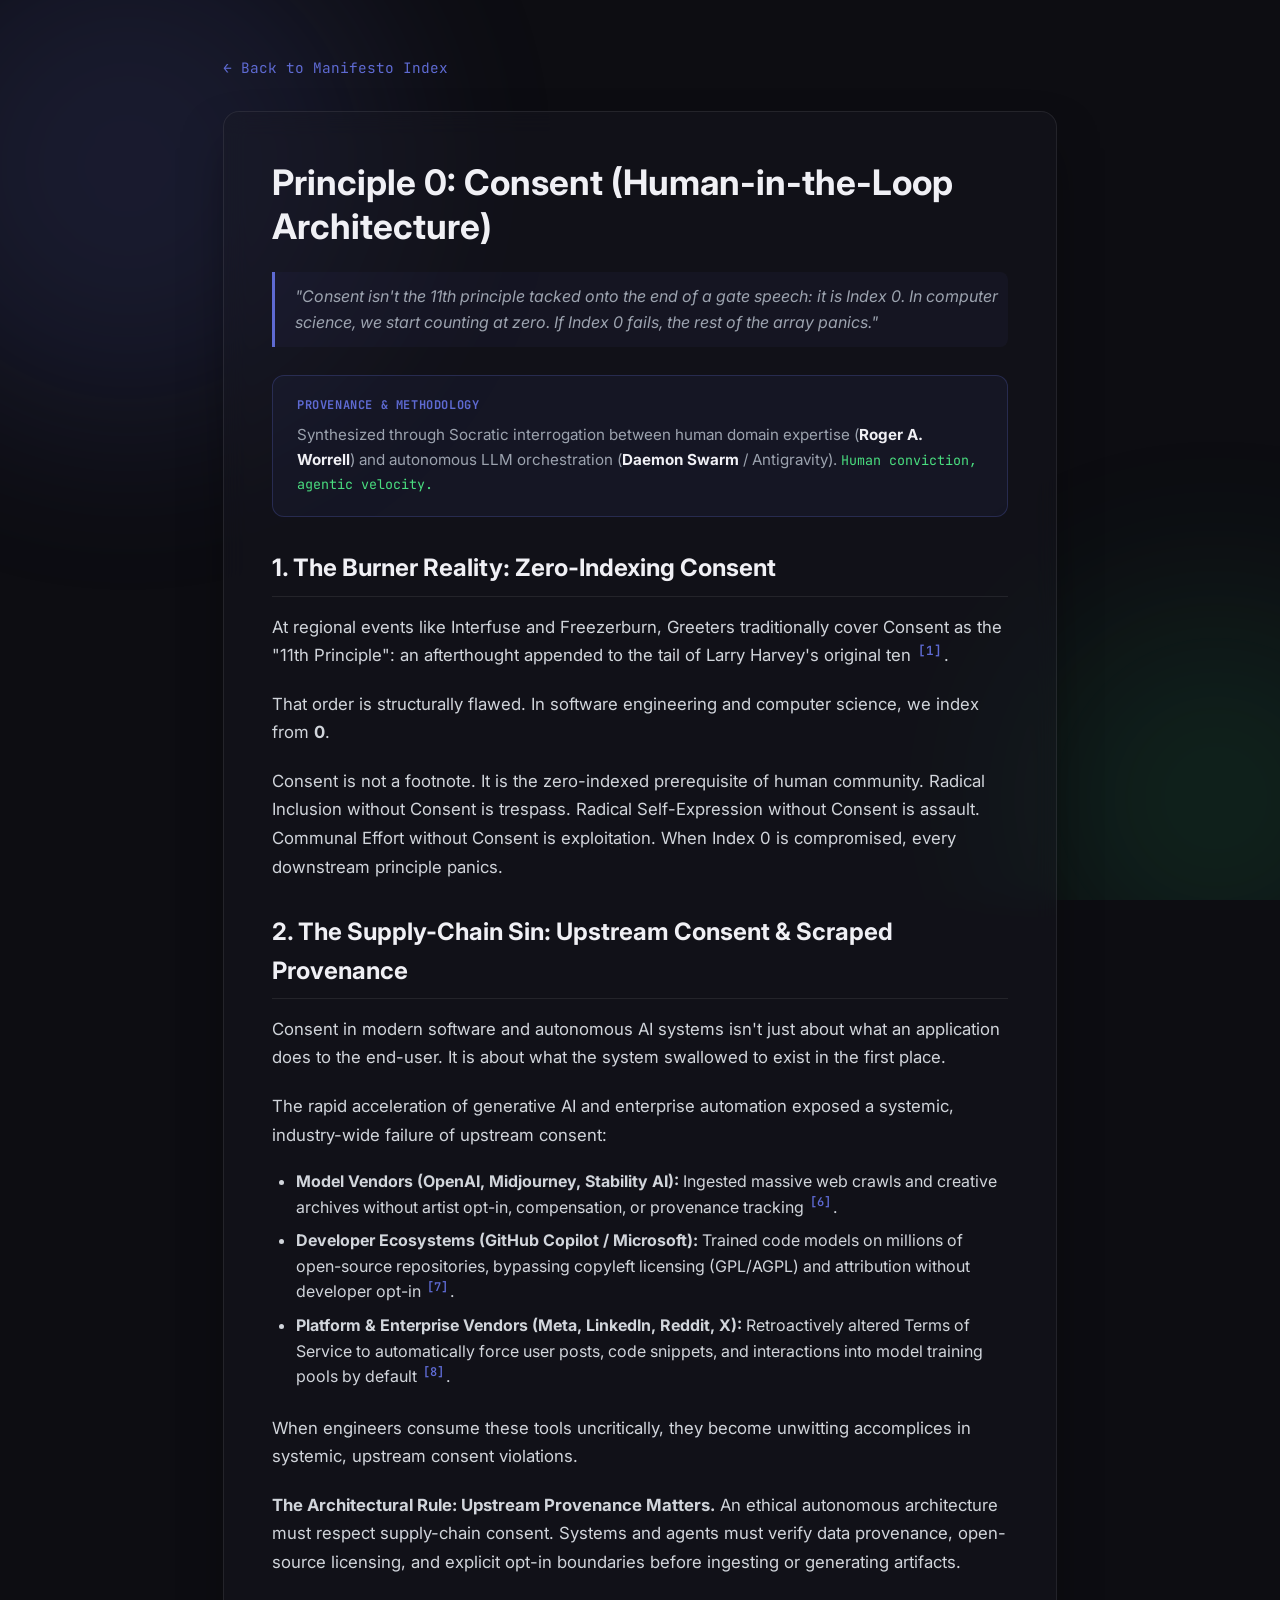
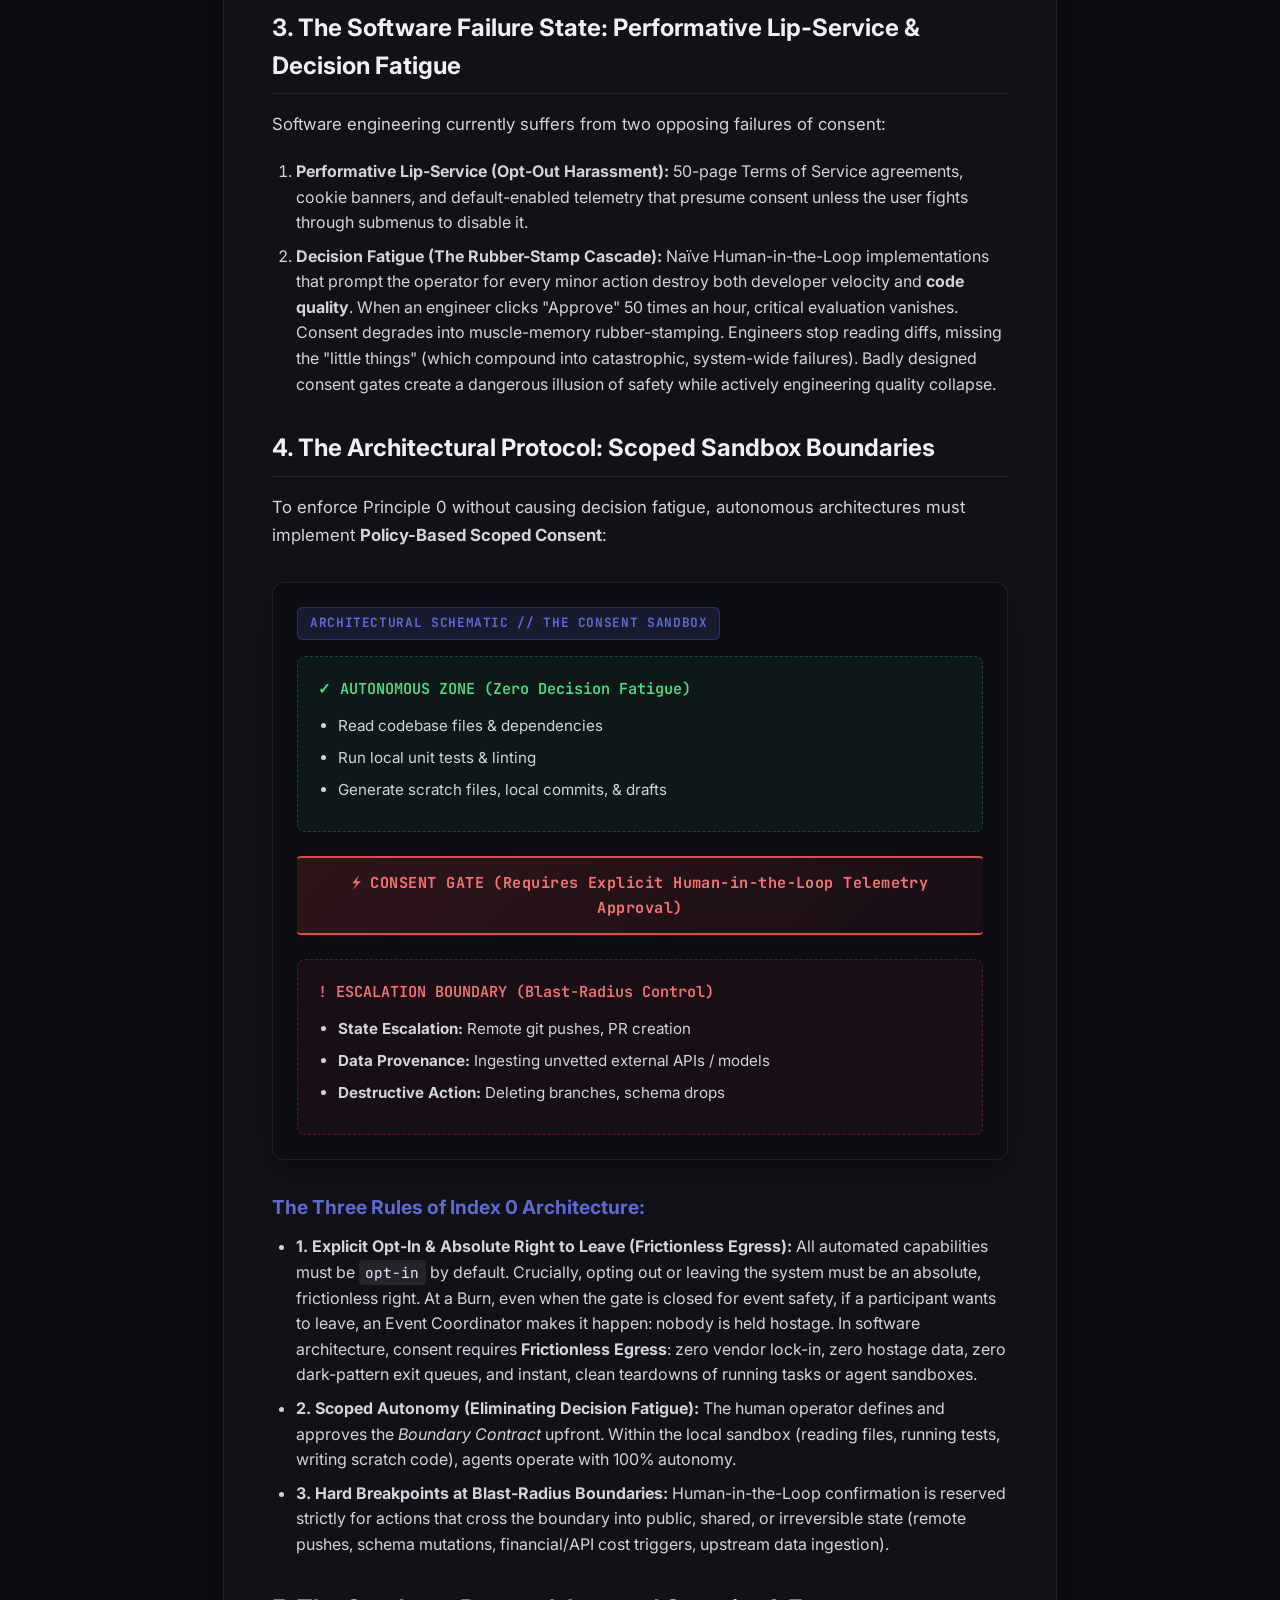
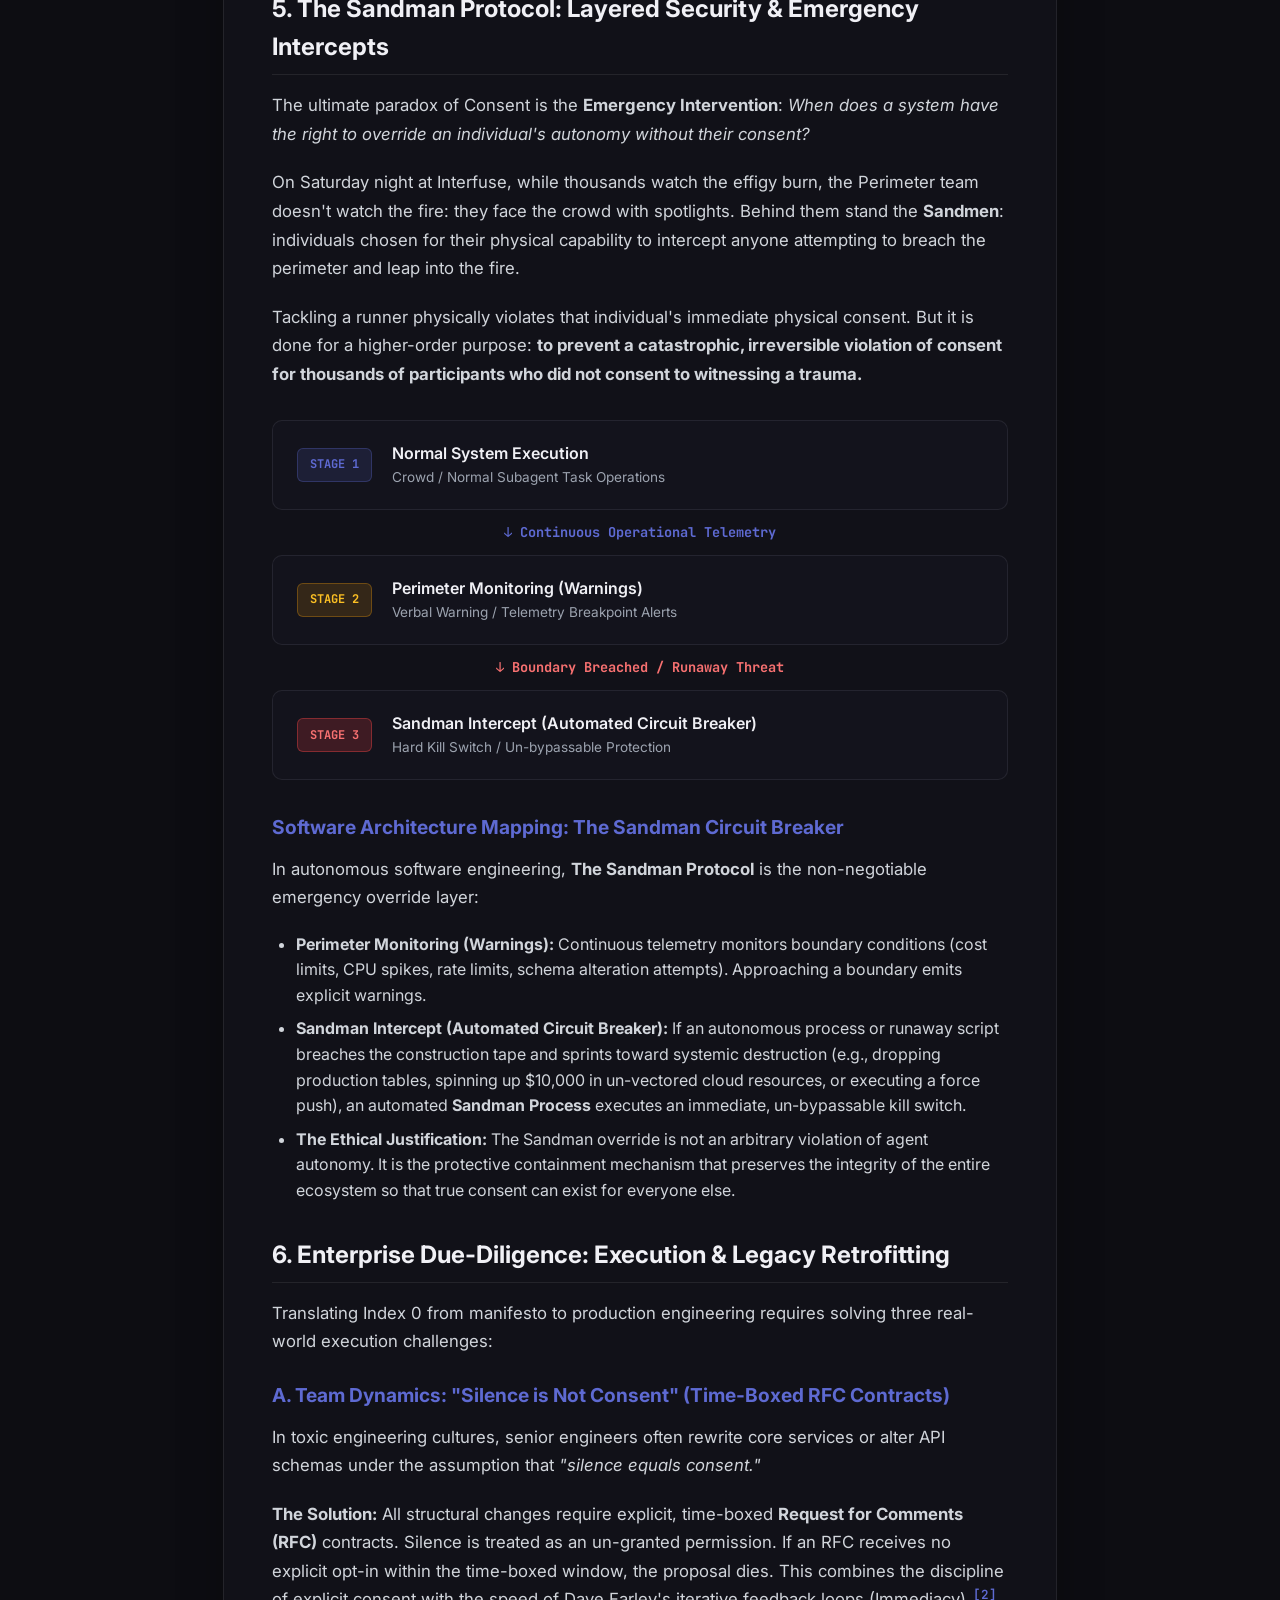
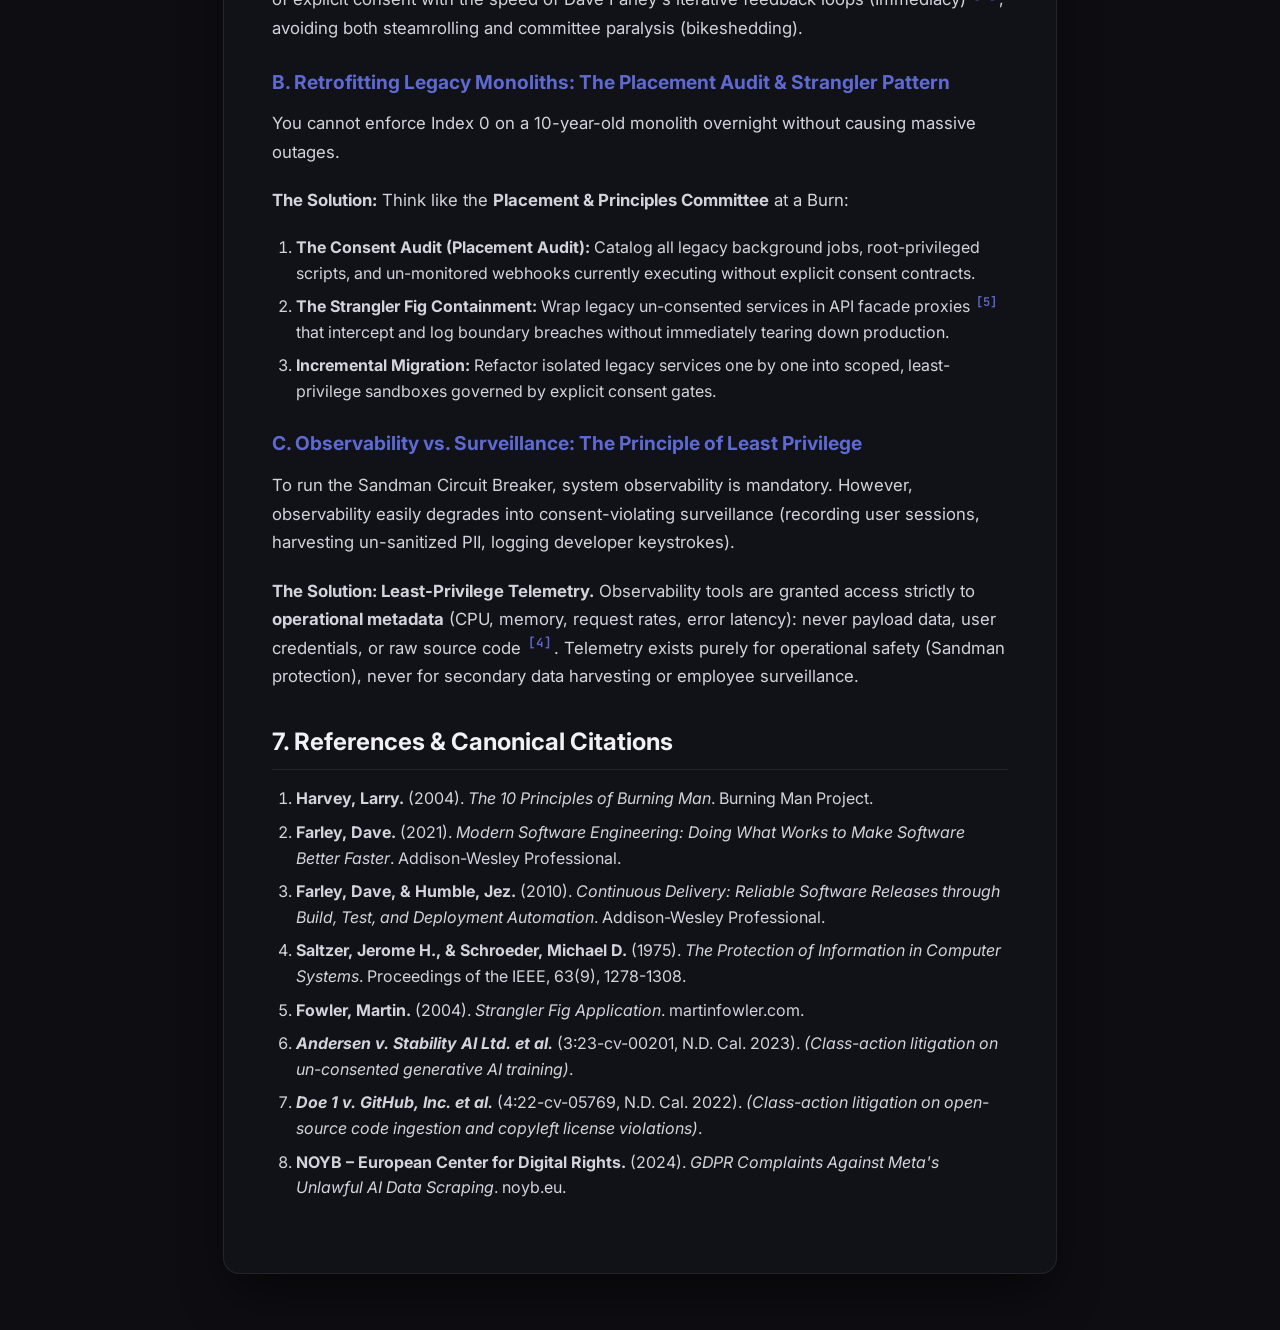
<file: manifesto/00-consent.html>
<!DOCTYPE html>
<html lang="en">
<head>
    <meta charset="UTF-8">
    <meta name="viewport" content="width=device-width, initial-scale=1.0">
    <title>Principle 0: Consent | The 11 Principles Manifesto</title>
    <link rel="icon" type="image/png" href="/wbw-logo-1.png">
    <link rel="apple-touch-icon" href="/wbw-logo-1.png">
    <link rel="stylesheet" href="../styles.css">
    <link rel="preconnect" href="https://fonts.googleapis.com">
    <link rel="preconnect" href="https://fonts.gstatic.com" crossorigin>
    <link href="https://fonts.googleapis.com/css2?family=Inter:wght@300;400;600&family=JetBrains+Mono:wght@400;700&display=swap" rel="stylesheet">
</head>
<body class="article-mode">
    <div class="background-effects">
        <div class="glow-orb orb-1"></div>
        <div class="glow-orb orb-2"></div>
    </div>
    <main class="container article-container">
        <div class="article-nav">
            <a href="index.html" class="back-link">&larr; Back to Manifesto Index</a>
        </div>
        <div class="card glass-effect article-glass">
            <article class="article-content">
                <h1>Principle 0: Consent (Human-in-the-Loop Architecture)</h1>
                <blockquote>
                    "Consent isn't the 11th principle tacked onto the end of a gate speech: it is Index 0. In computer science, we start counting at zero. If Index 0 fails, the rest of the array panics."
                </blockquote>

                <div class="provenance-disclaimer">
                    <div class="disclaimer-badge">PROVENANCE & METHODOLOGY</div>
                    <p>Synthesized through Socratic interrogation between human domain expertise (<strong>Roger A. Worrell</strong>) and autonomous LLM orchestration (<strong>Daemon Swarm</strong> / Antigravity). <em>Human conviction, agentic velocity.</em></p>
                </div>

                <h2>1. The Burner Reality: Zero-Indexing Consent</h2>
                <p>At regional events like Interfuse and Freezerburn, Greeters traditionally cover Consent as the "11th Principle": an afterthought appended to the tail of Larry Harvey's original ten <sup><a href="#ref-1">[1]</a></sup>.</p>
                <p>That order is structurally flawed. In software engineering and computer science, we index from <strong>0</strong>.</p>
                <p>Consent is not a footnote. It is the zero-indexed prerequisite of human community. Radical Inclusion without Consent is trespass. Radical Self-Expression without Consent is assault. Communal Effort without Consent is exploitation. When Index 0 is compromised, every downstream principle panics.</p>

                <h2>2. The Supply-Chain Sin: Upstream Consent & Scraped Provenance</h2>
                <p>Consent in modern software and autonomous AI systems isn't just about what an application does to the end-user. It is about what the system swallowed to exist in the first place.</p>
                <p>The rapid acceleration of generative AI and enterprise automation exposed a systemic, industry-wide failure of upstream consent:</p>
                <ul>
                    <li><strong>Model Vendors (OpenAI, Midjourney, Stability AI):</strong> Ingested massive web crawls and creative archives without artist opt-in, compensation, or provenance tracking <sup><a href="#ref-6">[6]</a></sup>.</li>
                    <li><strong>Developer Ecosystems (GitHub Copilot / Microsoft):</strong> Trained code models on millions of open-source repositories, bypassing copyleft licensing (GPL/AGPL) and attribution without developer opt-in <sup><a href="#ref-7">[7]</a></sup>.</li>
                    <li><strong>Platform & Enterprise Vendors (Meta, LinkedIn, Reddit, X):</strong> Retroactively altered Terms of Service to automatically force user posts, code snippets, and interactions into model training pools by default <sup><a href="#ref-8">[8]</a></sup>.</li>
                </ul>
                <p>When engineers consume these tools uncritically, they become unwitting accomplices in systemic, upstream consent violations.</p>
                <p><strong>The Architectural Rule: Upstream Provenance Matters.</strong> An ethical autonomous architecture must respect supply-chain consent. Systems and agents must verify data provenance, open-source licensing, and explicit opt-in boundaries before ingesting or generating artifacts.</p>

                <h2>3. The Software Failure State: Performative Lip-Service & Decision Fatigue</h2>
                <p>Software engineering currently suffers from two opposing failures of consent:</p>
                <ol>
                    <li><strong>Performative Lip-Service (Opt-Out Harassment):</strong> 50-page Terms of Service agreements, cookie banners, and default-enabled telemetry that presume consent unless the user fights through submenus to disable it.</li>
                    <li><strong>Decision Fatigue (The Rubber-Stamp Cascade):</strong> Naïve Human-in-the-Loop implementations that prompt the operator for every minor action destroy both developer velocity and <strong>code quality</strong>. When an engineer clicks "Approve" 50 times an hour, critical evaluation vanishes. Consent degrades into muscle-memory rubber-stamping. Engineers stop reading diffs, missing the "little things" (which compound into catastrophic, system-wide failures). Badly designed consent gates create a dangerous illusion of safety while actively engineering quality collapse.</li>
                </ol>

                <h2>4. The Architectural Protocol: Scoped Sandbox Boundaries</h2>
                <p>To enforce Principle 0 without causing decision fatigue, autonomous architectures must implement <strong>Policy-Based Scoped Consent</strong>:</p>
                <div class="consent-sandbox-visual">
                    <div class="sandbox-header-badge">ARCHITECTURAL SCHEMATIC // THE CONSENT SANDBOX</div>
                    
                    <div class="sandbox-autonomous-zone">
                        <div class="zone-title">✓ AUTONOMOUS ZONE (Zero Decision Fatigue)</div>
                        <ul class="zone-list">
                            <li>Read codebase files & dependencies</li>
                            <li>Run local unit tests & linting</li>
                            <li>Generate scratch files, local commits, & drafts</li>
                        </ul>
                    </div>
                    
                    <div class="consent-gate-banner">
                        <div class="gate-title">⚡ CONSENT GATE (Requires Explicit Human-in-the-Loop Telemetry Approval)</div>
                    </div>
                    
                    <div class="sandbox-escalation-zone">
                        <div class="zone-title" style="color: #f87171;">! ESCALATION BOUNDARY (Blast-Radius Control)</div>
                        <ul class="zone-list">
                            <li><strong>State Escalation:</strong> Remote git pushes, PR creation</li>
                            <li><strong>Data Provenance:</strong> Ingesting unvetted external APIs / models</li>
                            <li><strong>Destructive Action:</strong> Deleting branches, schema drops</li>
                        </ul>
                    </div>
                </div>

                <h3>The Three Rules of Index 0 Architecture:</h3>
                <ul>
                    <li><strong>1. Explicit Opt-In & Absolute Right to Leave (Frictionless Egress):</strong> All automated capabilities must be <code>opt-in</code> by default. Crucially, opting out or leaving the system must be an absolute, frictionless right. At a Burn, even when the gate is closed for event safety, if a participant wants to leave, an Event Coordinator makes it happen: nobody is held hostage. In software architecture, consent requires <strong>Frictionless Egress</strong>: zero vendor lock-in, zero hostage data, zero dark-pattern exit queues, and instant, clean teardowns of running tasks or agent sandboxes.</li>
                    <li><strong>2. Scoped Autonomy (Eliminating Decision Fatigue):</strong> The human operator defines and approves the <em>Boundary Contract</em> upfront. Within the local sandbox (reading files, running tests, writing scratch code), agents operate with 100% autonomy.</li>
                    <li><strong>3. Hard Breakpoints at Blast-Radius Boundaries:</strong> Human-in-the-Loop confirmation is reserved strictly for actions that cross the boundary into public, shared, or irreversible state (remote pushes, schema mutations, financial/API cost triggers, upstream data ingestion).</li>
                </ul>

                <h2>5. The Sandman Protocol: Layered Security & Emergency Intercepts</h2>
                <p>The ultimate paradox of Consent is the <strong>Emergency Intervention</strong>: <em>When does a system have the right to override an individual's autonomy without their consent?</em></p>
                <p>On Saturday night at Interfuse, while thousands watch the effigy burn, the Perimeter team doesn't watch the fire: they face the crowd with spotlights. Behind them stand the <strong>Sandmen</strong>: individuals chosen for their physical capability to intercept anyone attempting to breach the perimeter and leap into the fire.</p>
                <p>Tackling a runner physically violates that individual's immediate physical consent. But it is done for a higher-order purpose: <strong>to prevent a catastrophic, irreversible violation of consent for thousands of participants who did not consent to witnessing a trauma.</strong></p>

                <div class="sandman-visual-pipeline">
                    <div class="sandman-stage crowd-stage">
                        <div class="stage-badge">STAGE 1</div>
                        <div class="stage-body">
                            <div class="stage-title">Normal System Execution</div>
                            <div class="stage-sub">Crowd / Normal Subagent Task Operations</div>
                        </div>
                    </div>
                    
                    <div class="pipeline-arrow">&darr; Continuous Operational Telemetry</div>
                    
                    <div class="sandman-stage perimeter-stage">
                        <div class="stage-badge">STAGE 2</div>
                        <div class="stage-body">
                            <div class="stage-title">Perimeter Monitoring (Warnings)</div>
                            <div class="stage-sub">Verbal Warning / Telemetry Breakpoint Alerts</div>
                        </div>
                    </div>
                    
                    <div class="pipeline-arrow danger-arrow">&darr; Boundary Breached / Runaway Threat</div>
                    
                    <div class="sandman-stage intercept-stage">
                        <div class="stage-badge">STAGE 3</div>
                        <div class="stage-body">
                            <div class="stage-title">Sandman Intercept (Automated Circuit Breaker)</div>
                            <div class="stage-sub">Hard Kill Switch / Un-bypassable Protection</div>
                        </div>
                    </div>
                </div>

                <h3>Software Architecture Mapping: The Sandman Circuit Breaker</h3>
                <p>In autonomous software engineering, <strong>The Sandman Protocol</strong> is the non-negotiable emergency override layer:</p>
                <ul>
                    <li><strong>Perimeter Monitoring (Warnings):</strong> Continuous telemetry monitors boundary conditions (cost limits, CPU spikes, rate limits, schema alteration attempts). Approaching a boundary emits explicit warnings.</li>
                    <li><strong>Sandman Intercept (Automated Circuit Breaker):</strong> If an autonomous process or runaway script breaches the construction tape and sprints toward systemic destruction (e.g., dropping production tables, spinning up $10,000 in un-vectored cloud resources, or executing a force push), an automated <strong>Sandman Process</strong> executes an immediate, un-bypassable kill switch.</li>
                    <li><strong>The Ethical Justification:</strong> The Sandman override is not an arbitrary violation of agent autonomy. It is the protective containment mechanism that preserves the integrity of the entire ecosystem so that true consent can exist for everyone else.</li>
                </ul>

                <h2>6. Enterprise Due-Diligence: Execution & Legacy Retrofitting</h2>
                <p>Translating Index 0 from manifesto to production engineering requires solving three real-world execution challenges:</p>

                <h3>A. Team Dynamics: "Silence is Not Consent" (Time-Boxed RFC Contracts)</h3>
                <p>In toxic engineering cultures, senior engineers often rewrite core services or alter API schemas under the assumption that <em>"silence equals consent."</em></p>
                <p><strong>The Solution:</strong> All structural changes require explicit, time-boxed <strong>Request for Comments (RFC)</strong> contracts. Silence is treated as an un-granted permission. If an RFC receives no explicit opt-in within the time-boxed window, the proposal dies. This combines the discipline of explicit consent with the speed of Dave Farley's iterative feedback loops (Immediacy) <sup><a href="#ref-2">[2]</a></sup>, avoiding both steamrolling and committee paralysis (bikeshedding).</p>

                <h3>B. Retrofitting Legacy Monoliths: The Placement Audit & Strangler Pattern</h3>
                <p>You cannot enforce Index 0 on a 10-year-old monolith overnight without causing massive outages.</p>
                <p><strong>The Solution:</strong> Think like the <strong>Placement & Principles Committee</strong> at a Burn:</p>
                <ol>
                    <li><strong>The Consent Audit (Placement Audit):</strong> Catalog all legacy background jobs, root-privileged scripts, and un-monitored webhooks currently executing without explicit consent contracts.</li>
                    <li><strong>The Strangler Fig Containment:</strong> Wrap legacy un-consented services in API facade proxies <sup><a href="#ref-5">[5]</a></sup> that intercept and log boundary breaches without immediately tearing down production.</li>
                    <li><strong>Incremental Migration:</strong> Refactor isolated legacy services one by one into scoped, least-privilege sandboxes governed by explicit consent gates.</li>
                </ol>

                <h3>C. Observability vs. Surveillance: The Principle of Least Privilege</h3>
                <p>To run the Sandman Circuit Breaker, system observability is mandatory. However, observability easily degrades into consent-violating surveillance (recording user sessions, harvesting un-sanitized PII, logging developer keystrokes).</p>
                <p><strong>The Solution: Least-Privilege Telemetry.</strong> Observability tools are granted access strictly to <strong>operational metadata</strong> (CPU, memory, request rates, error latency): never payload data, user credentials, or raw source code <sup><a href="#ref-4">[4]</a></sup>. Telemetry exists purely for operational safety (Sandman protection), never for secondary data harvesting or employee surveillance.</p>

                <h2>7. References & Canonical Citations</h2>
                <ol>
                    <li id="ref-1"><strong>Harvey, Larry.</strong> (2004). <em>The 10 Principles of Burning Man</em>. Burning Man Project.</li>
                    <li id="ref-2"><strong>Farley, Dave.</strong> (2021). <em>Modern Software Engineering: Doing What Works to Make Software Better Faster</em>. Addison-Wesley Professional.</li>
                    <li id="ref-3"><strong>Farley, Dave, & Humble, Jez.</strong> (2010). <em>Continuous Delivery: Reliable Software Releases through Build, Test, and Deployment Automation</em>. Addison-Wesley Professional.</li>
                    <li id="ref-4"><strong>Saltzer, Jerome H., & Schroeder, Michael D.</strong> (1975). <em>The Protection of Information in Computer Systems</em>. Proceedings of the IEEE, 63(9), 1278-1308.</li>
                    <li id="ref-5"><strong>Fowler, Martin.</strong> (2004). <em>Strangler Fig Application</em>. martinfowler.com.</li>
                    <li id="ref-6"><em><strong>Andersen v. Stability AI Ltd. et al.</strong></em> (3:23-cv-00201, N.D. Cal. 2023). <em>(Class-action litigation on un-consented generative AI training)</em>.</li>
                    <li id="ref-7"><em><strong>Doe 1 v. GitHub, Inc. et al.</strong></em> (4:22-cv-05769, N.D. Cal. 2022). <em>(Class-action litigation on open-source code ingestion and copyleft license violations)</em>.</li>
                    <li id="ref-8"><strong>NOYB – European Center for Digital Rights.</strong> (2024). <em>GDPR Complaints Against Meta's Unlawful AI Data Scraping</em>. noyb.eu.</li>
                </ol>
            </article>
        </div>
    </main>
</body>
</html>
</file>
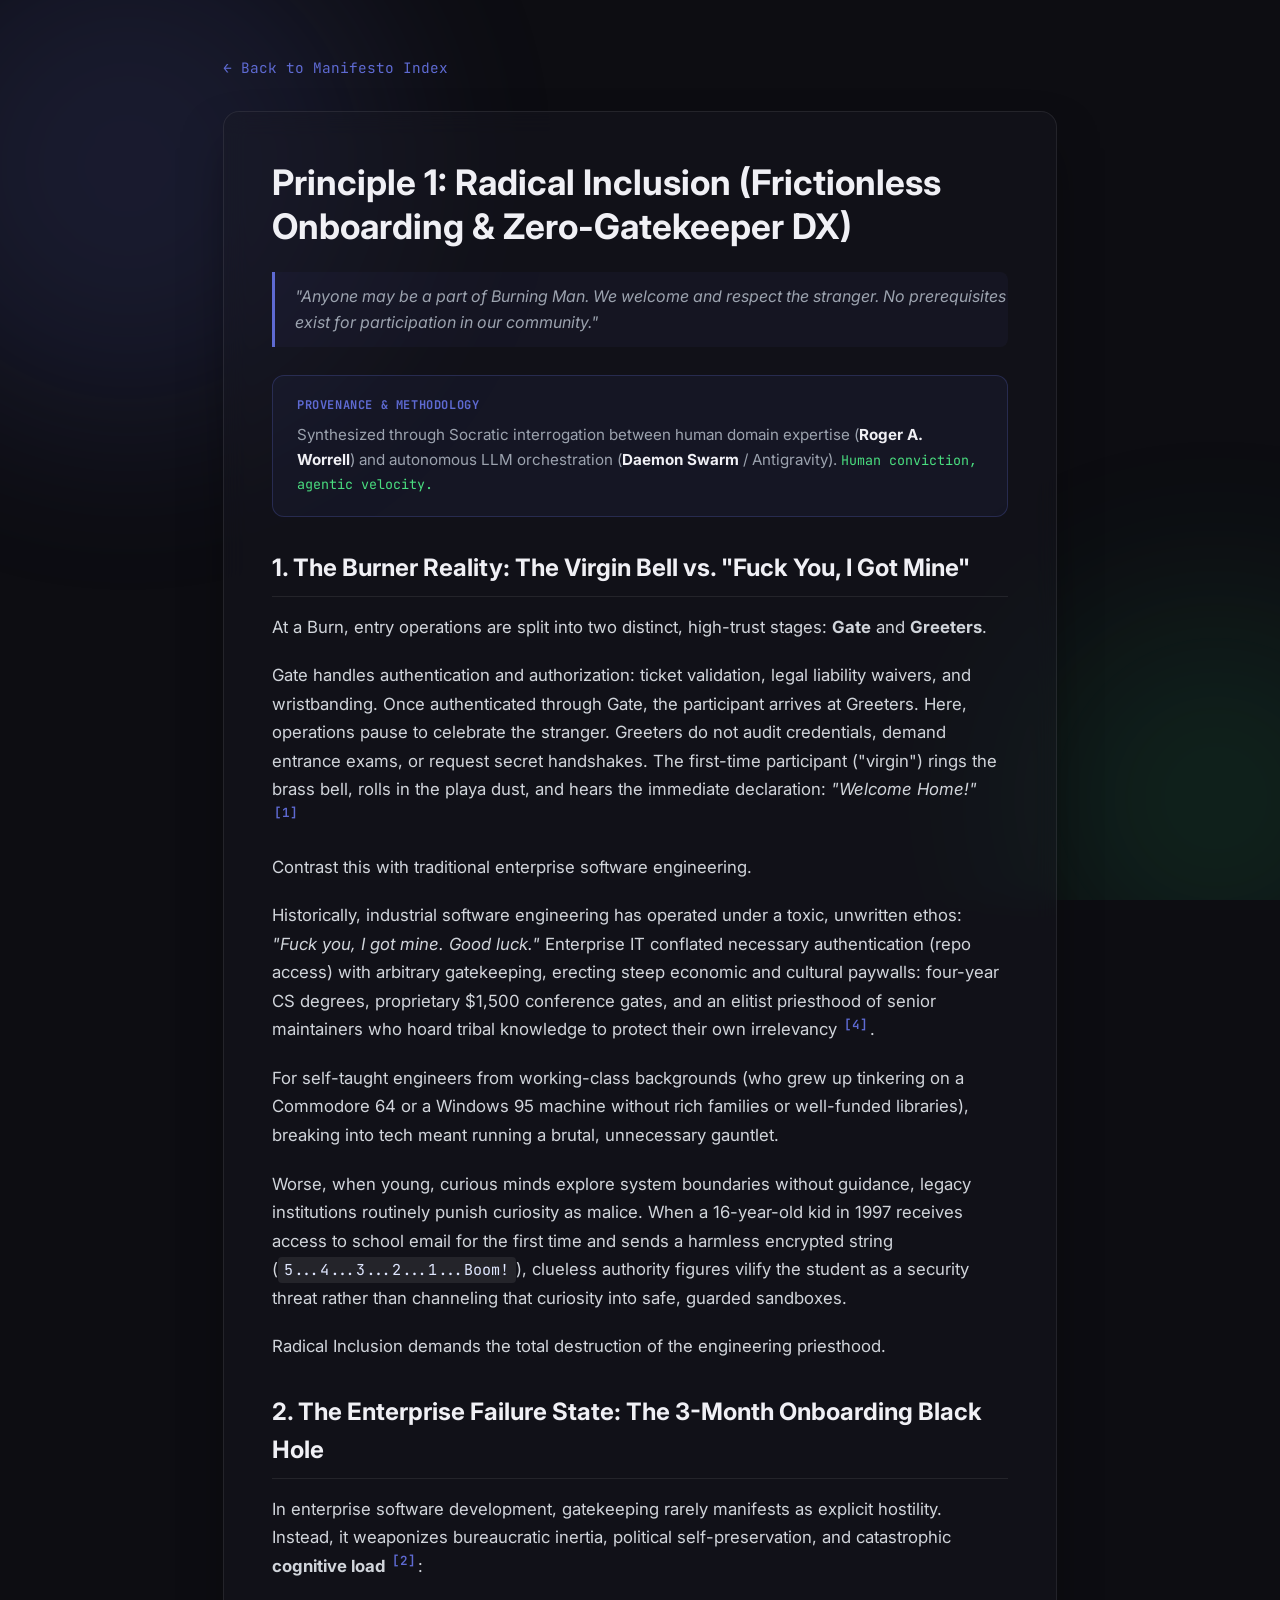
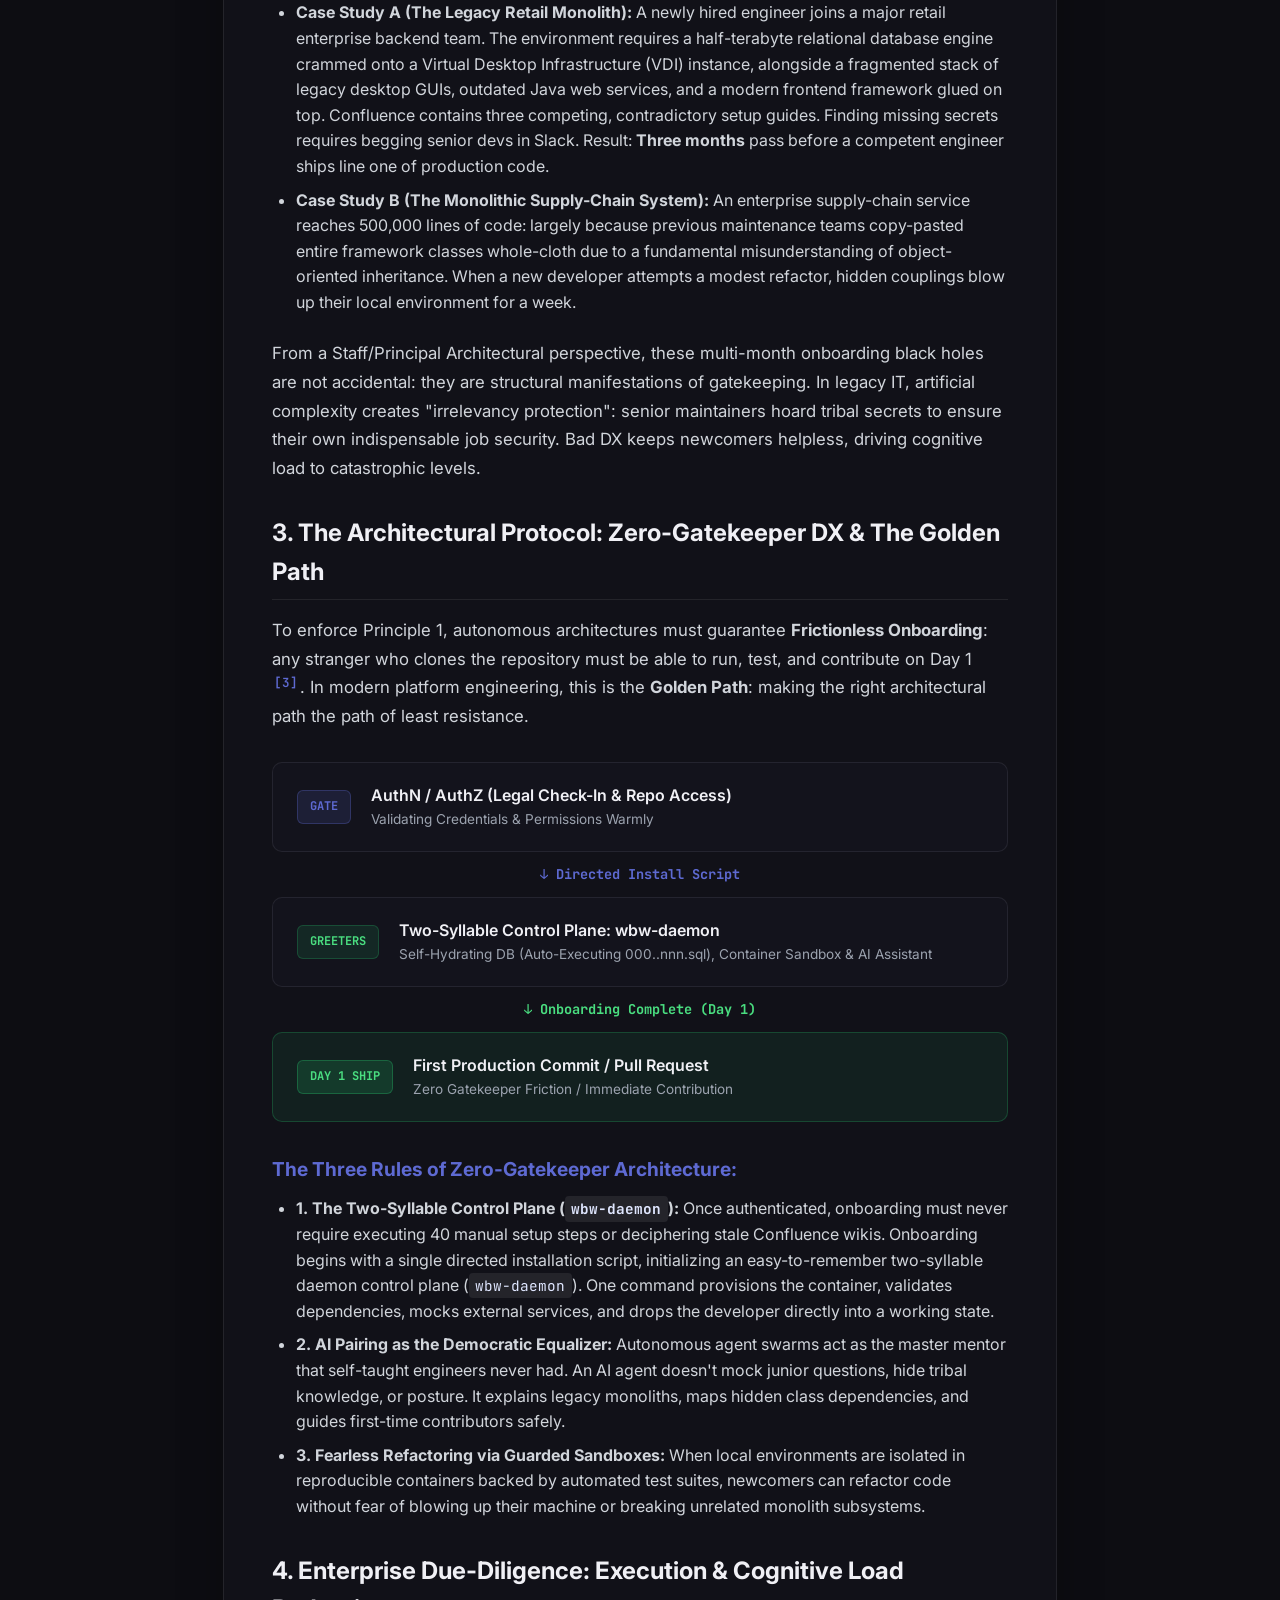
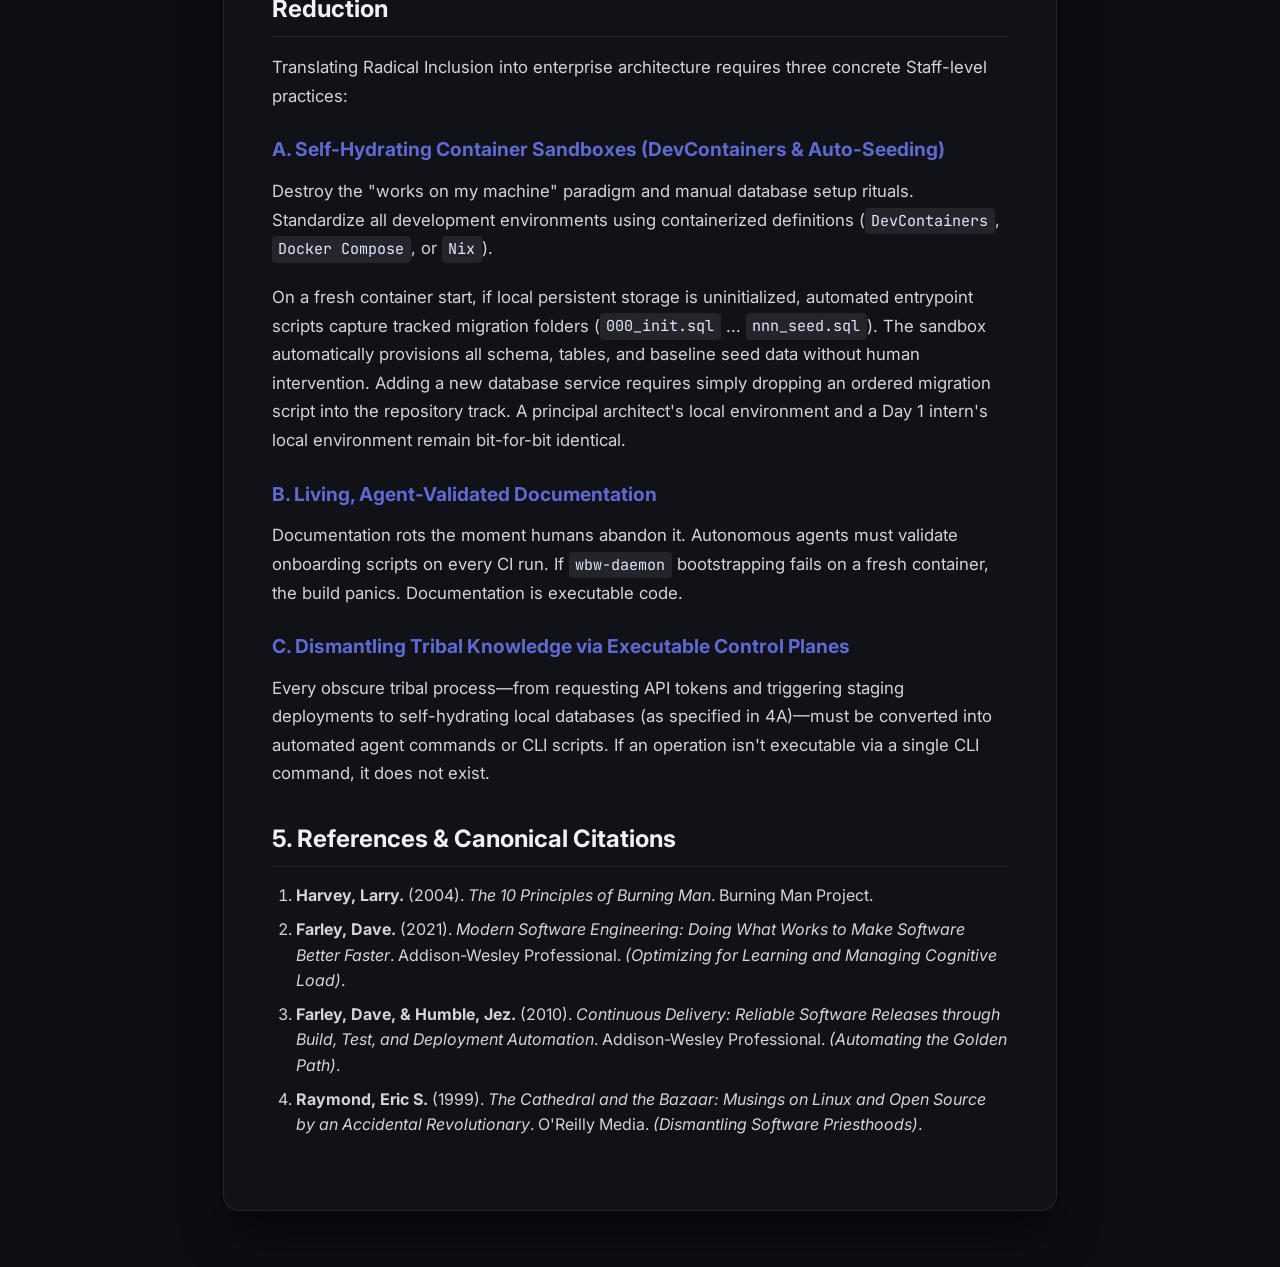
<file: manifesto/01-radical-inclusion.html>
<!DOCTYPE html>
<html lang="en">
<head>
    <meta charset="UTF-8">
    <meta name="viewport" content="width=device-width, initial-scale=1.0">
    <title>Principle 1: Radical Inclusion | The 11 Principles Manifesto</title>
    <link rel="icon" type="image/png" href="/wbw-logo-1.png">
    <link rel="apple-touch-icon" href="/wbw-logo-1.png">
    <link rel="stylesheet" href="../styles.css">
    <link rel="preconnect" href="https://fonts.googleapis.com">
    <link rel="preconnect" href="https://fonts.gstatic.com" crossorigin>
    <link href="https://fonts.googleapis.com/css2?family=Inter:wght@300;400;600&family=JetBrains+Mono:wght@400;700&display=swap" rel="stylesheet">
</head>
<body class="article-mode">
    <div class="background-effects">
        <div class="glow-orb orb-1"></div>
        <div class="glow-orb orb-2"></div>
    </div>
    <main class="container article-container">
        <div class="article-nav">
            <a href="index.html" class="back-link">&larr; Back to Manifesto Index</a>
        </div>
        <div class="card glass-effect article-glass">
            <article class="article-content">
                <h1>Principle 1: Radical Inclusion (Frictionless Onboarding & Zero-Gatekeeper DX)</h1>
                <blockquote>
                    "Anyone may be a part of Burning Man. We welcome and respect the stranger. No prerequisites exist for participation in our community."
                </blockquote>

                <div class="provenance-disclaimer">
                    <div class="disclaimer-badge">PROVENANCE & METHODOLOGY</div>
                    <p>Synthesized through Socratic interrogation between human domain expertise (<strong>Roger A. Worrell</strong>) and autonomous LLM orchestration (<strong>Daemon Swarm</strong> / Antigravity). <em>Human conviction, agentic velocity.</em></p>
                </div>

                <h2>1. The Burner Reality: The Virgin Bell vs. "Fuck You, I Got Mine"</h2>
                <p>At a Burn, entry operations are split into two distinct, high-trust stages: <strong>Gate</strong> and <strong>Greeters</strong>.</p>
                <p>Gate handles authentication and authorization: ticket validation, legal liability waivers, and wristbanding. Once authenticated through Gate, the participant arrives at Greeters. Here, operations pause to celebrate the stranger. Greeters do not audit credentials, demand entrance exams, or request secret handshakes. The first-time participant ("virgin") rings the brass bell, rolls in the playa dust, and hears the immediate declaration: <em>"Welcome Home!"</em> <sup><a href="#ref-1">[1]</a></sup></p>
                <p>Contrast this with traditional enterprise software engineering.</p>
                <p>Historically, industrial software engineering has operated under a toxic, unwritten ethos: <em>"Fuck you, I got mine. Good luck."</em> Enterprise IT conflated necessary authentication (repo access) with arbitrary gatekeeping, erecting steep economic and cultural paywalls: four-year CS degrees, proprietary $1,500 conference gates, and an elitist priesthood of senior maintainers who hoard tribal knowledge to protect their own irrelevancy <sup><a href="#ref-4">[4]</a></sup>.</p>
                <p>For self-taught engineers from working-class backgrounds (who grew up tinkering on a Commodore 64 or a Windows 95 machine without rich families or well-funded libraries), breaking into tech meant running a brutal, unnecessary gauntlet.</p>
                <p>Worse, when young, curious minds explore system boundaries without guidance, legacy institutions routinely punish curiosity as malice. When a 16-year-old kid in 1997 receives access to school email for the first time and sends a harmless encrypted string (<code>5...4...3...2...1...Boom!</code>), clueless authority figures vilify the student as a security threat rather than channeling that curiosity into safe, guarded sandboxes.</p>
                <p>Radical Inclusion demands the total destruction of the engineering priesthood.</p>

                <h2>2. The Enterprise Failure State: The 3-Month Onboarding Black Hole</h2>
                <p>In enterprise software development, gatekeeping rarely manifests as explicit hostility. Instead, it weaponizes bureaucratic inertia, political self-preservation, and catastrophic <strong>cognitive load</strong> <sup><a href="#ref-2">[2]</a></sup>:</p>
                <ul>
                    <li><strong>Case Study A (The Legacy Retail Monolith):</strong> A newly hired engineer joins a major retail enterprise backend team. The environment requires a half-terabyte relational database engine crammed onto a Virtual Desktop Infrastructure (VDI) instance, alongside a fragmented stack of legacy desktop GUIs, outdated Java web services, and a modern frontend framework glued on top. Confluence contains three competing, contradictory setup guides. Finding missing secrets requires begging senior devs in Slack. Result: <strong>Three months</strong> pass before a competent engineer ships line one of production code.</li>
                    <li><strong>Case Study B (The Monolithic Supply-Chain System):</strong> An enterprise supply-chain service reaches 500,000 lines of code: largely because previous maintenance teams copy-pasted entire framework classes whole-cloth due to a fundamental misunderstanding of object-oriented inheritance. When a new developer attempts a modest refactor, hidden couplings blow up their local environment for a week.</li>
                </ul>
                <p>From a Staff/Principal Architectural perspective, these multi-month onboarding black holes are not accidental: they are structural manifestations of gatekeeping. In legacy IT, artificial complexity creates "irrelevancy protection": senior maintainers hoard tribal secrets to ensure their own indispensable job security. Bad DX keeps newcomers helpless, driving cognitive load to catastrophic levels.</p>

                <h2>3. The Architectural Protocol: Zero-Gatekeeper DX & The Golden Path</h2>
                <p>To enforce Principle 1, autonomous architectures must guarantee <strong>Frictionless Onboarding</strong>: any stranger who clones the repository must be able to run, test, and contribute on Day 1 <sup><a href="#ref-3">[3]</a></sup>. In modern platform engineering, this is the <strong>Golden Path</strong>: making the right architectural path the path of least resistance.</p>

                <div class="sandman-visual-pipeline">
                    <div class="sandman-stage crowd-stage">
                        <div class="stage-badge">GATE</div>
                        <div class="stage-body">
                            <div class="stage-title">AuthN / AuthZ (Legal Check-In & Repo Access)</div>
                            <div class="stage-sub">Validating Credentials & Permissions Warmly</div>
                        </div>
                    </div>
                    
                    <div class="pipeline-arrow">&darr; Directed Install Script</div>
                    
                    <div class="sandman-stage perimeter-stage">
                        <div class="stage-badge" style="background: rgba(37, 165, 95, 0.15); color: #4ade80; border-color: rgba(37, 165, 95, 0.3);">GREETERS</div>
                        <div class="stage-body">
                            <div class="stage-title">Two-Syllable Control Plane: wbw-daemon</div>
                            <div class="stage-sub">Self-Hydrating DB (Auto-Executing 000..nnn.sql), Container Sandbox & AI Assistant</div>
                        </div>
                    </div>
                    
                    <div class="pipeline-arrow" style="color: #4ade80;">&darr; Onboarding Complete (Day 1)</div>
                    
                    <div class="sandman-stage intercept-stage" style="background: rgba(37, 165, 95, 0.1); border-color: rgba(37, 165, 95, 0.3);">
                        <div class="stage-badge" style="background: rgba(37, 165, 95, 0.2); color: #4ade80; border-color: rgba(37, 165, 95, 0.4);">DAY 1 SHIP</div>
                        <div class="stage-body">
                            <div class="stage-title">First Production Commit / Pull Request</div>
                            <div class="stage-sub">Zero Gatekeeper Friction / Immediate Contribution</div>
                        </div>
                    </div>
                </div>

                <h3>The Three Rules of Zero-Gatekeeper Architecture:</h3>
                <ul>
                    <li><strong>1. The Two-Syllable Control Plane (<code>wbw-daemon</code>):</strong> Once authenticated, onboarding must never require executing 40 manual setup steps or deciphering stale Confluence wikis. Onboarding begins with a single directed installation script, initializing an easy-to-remember two-syllable daemon control plane (<code>wbw-daemon</code>). One command provisions the container, validates dependencies, mocks external services, and drops the developer directly into a working state.</li>
                    <li><strong>2. AI Pairing as the Democratic Equalizer:</strong> Autonomous agent swarms act as the master mentor that self-taught engineers never had. An AI agent doesn't mock junior questions, hide tribal knowledge, or posture. It explains legacy monoliths, maps hidden class dependencies, and guides first-time contributors safely.</li>
                    <li><strong>3. Fearless Refactoring via Guarded Sandboxes:</strong> When local environments are isolated in reproducible containers backed by automated test suites, newcomers can refactor code without fear of blowing up their machine or breaking unrelated monolith subsystems.</li>
                </ul>

                <h2>4. Enterprise Due-Diligence: Execution & Cognitive Load Reduction</h2>
                <p>Translating Radical Inclusion into enterprise architecture requires three concrete Staff-level practices:</p>

                <h3>A. Self-Hydrating Container Sandboxes (DevContainers & Auto-Seeding)</h3>
                <p>Destroy the "works on my machine" paradigm and manual database setup rituals. Standardize all development environments using containerized definitions (<code>DevContainers</code>, <code>Docker Compose</code>, or <code>Nix</code>).</p>
                <p>On a fresh container start, if local persistent storage is uninitialized, automated entrypoint scripts capture tracked migration folders (<code>000_init.sql</code> ... <code>nnn_seed.sql</code>). The sandbox automatically provisions all schema, tables, and baseline seed data without human intervention. Adding a new database service requires simply dropping an ordered migration script into the repository track. A principal architect's local environment and a Day 1 intern's local environment remain bit-for-bit identical.</p>

                <h3>B. Living, Agent-Validated Documentation</h3>
                <p>Documentation rots the moment humans abandon it. Autonomous agents must validate onboarding scripts on every CI run. If <code>wbw-daemon</code> bootstrapping fails on a fresh container, the build panics. Documentation is executable code.</p>

                <h3>C. Dismantling Tribal Knowledge via Executable Control Planes</h3>
                <p>Every obscure tribal process—from requesting API tokens and triggering staging deployments to self-hydrating local databases (as specified in 4A)—must be converted into automated agent commands or CLI scripts. If an operation isn't executable via a single CLI command, it does not exist.</p>

                <h2>5. References & Canonical Citations</h2>
                <ol>
                    <li id="ref-1"><strong>Harvey, Larry.</strong> (2004). <em>The 10 Principles of Burning Man</em>. Burning Man Project.</li>
                    <li id="ref-2"><strong>Farley, Dave.</strong> (2021). <em>Modern Software Engineering: Doing What Works to Make Software Better Faster</em>. Addison-Wesley Professional. <em>(Optimizing for Learning and Managing Cognitive Load)</em>.</li>
                    <li id="ref-3"><strong>Farley, Dave, & Humble, Jez.</strong> (2010). <em>Continuous Delivery: Reliable Software Releases through Build, Test, and Deployment Automation</em>. Addison-Wesley Professional. <em>(Automating the Golden Path)</em>.</li>
                    <li id="ref-4"><strong>Raymond, Eric S.</strong> (1999). <em>The Cathedral and the Bazaar: Musings on Linux and Open Source by an Accidental Revolutionary</em>. O'Reilly Media. <em>(Dismantling Software Priesthoods)</em>.</li>
                </ol>
            </article>
        </div>
    </main>
</body>
</html>
</file>
<file: styles.css>
:root {
    --bg-color: #0d0d12;
    --card-bg: rgba(25, 25, 35, 0.4);
    --text-main: #f0f0f5;
    --text-muted: #9ca3af;
    --accent: #5e6ad2;
    --accent-hover: #7b85e0;
    --border-color: rgba(255, 255, 255, 0.08);
}

* {
    box-sizing: border-box;
    margin: 0;
    padding: 0;
}

html, body {
    width: 100%;
    max-width: 100vw;
    overflow-x: hidden;
}

a, a:visited {
    color: var(--accent);
    text-decoration: none;
    transition: color 0.2s ease;
}

a:hover {
    color: var(--accent-hover);
}

body {
    background-color: var(--bg-color);
    color: var(--text-main);
    font-family: 'Inter', -apple-system, sans-serif;
    line-height: 1.6;
    min-height: 100vh;
    display: flex;
    justify-content: center;
    align-items: center;
}

body.article-mode {
    align-items: flex-start;
    padding: 3rem 1rem;
    overflow-y: auto;
}

.background-effects {
    position: fixed;
    top: 0;
    left: 0;
    width: 100vw;
    height: 100vh;
    z-index: -1;
    overflow: hidden;
}

.glow-orb {
    position: absolute;
    border-radius: 50%;
    filter: blur(100px);
    opacity: 0.15;
    animation: float 10s infinite ease-in-out alternate;
}

.orb-1 {
    width: 40vw;
    height: 40vw;
    background: #5e6ad2;
    top: -10%;
    left: -10%;
}

.orb-2 {
    width: 30vw;
    height: 30vw;
    background: #25a55f;
    bottom: -10%;
    right: -10%;
    animation-delay: -5s;
}

@keyframes float {
    0% { transform: translate(0, 0); }
    100% { transform: translate(30px, 50px); }
}

.container {
    width: 100%;
    max-width: 600px;
    padding: 2rem;
    position: relative;
    z-index: 1;
}

.container.article-container {
    max-width: 850px;
    padding: 0.5rem;
}

.glass-effect {
    background: var(--card-bg);
    backdrop-filter: blur(12px);
    -webkit-backdrop-filter: blur(12px);
    border: 1px solid var(--border-color);
    border-radius: 16px;
    padding: 3rem 2rem;
    text-align: center;
    box-shadow: 0 25px 50px -12px rgba(0, 0, 0, 0.5);
    transform: translateY(20px);
    opacity: 0;
    animation: fadeUp 0.8s ease forwards;
}

.glass-effect.article-glass {
    text-align: left;
    padding: 3rem 3rem;
}

@keyframes fadeUp {
    to {
        transform: translateY(0);
        opacity: 1;
    }
}

.logo {
    width: 80px;
    height: auto;
    margin-bottom: 1.5rem;
    filter: drop-shadow(0 0 10px rgba(0,0,0,0.3));
}

.title {
    font-size: 2rem;
    font-weight: 600;
    letter-spacing: -0.02em;
    margin-bottom: 0.5rem;
}

.subtitle {
    color: var(--accent);
    font-size: 1rem;
    font-family: 'JetBrains Mono', monospace;
    margin-bottom: 2rem;
}

.bio {
    color: var(--text-muted);
    font-size: 1.05rem;
    margin-bottom: 2.5rem;
    max-width: 90%;
    margin-left: auto;
    margin-right: auto;
}

.links {
    display: flex;
    justify-content: center;
    gap: 1rem;
    flex-wrap: wrap;
}

.link-btn, .link-btn:visited {
    display: flex;
    align-items: center;
    gap: 0.5rem;
    padding: 0.75rem 1.5rem;
    border-radius: 8px;
    text-decoration: none;
    font-weight: 600;
    transition: all 0.2s ease;
    border: 1px solid transparent;
}

.github-btn, .github-btn:visited {
    background-color: #ffffff;
    color: #000000 !important;
}

.github-btn:hover {
    background-color: #e5e5e5;
    color: #000000 !important;
    transform: translateY(-2px);
}

.manifesto-btn, .manifesto-btn:visited {
    background: linear-gradient(135deg, rgba(94, 106, 210, 0.3), rgba(94, 106, 210, 0.15));
    color: #ffffff !important;
    border: 1px solid var(--accent);
    box-shadow: 0 4px 14px rgba(94, 106, 210, 0.25);
}

.manifesto-btn:hover {
    background: var(--accent);
    color: #ffffff !important;
    transform: translateY(-2px);
    box-shadow: 0 6px 20px rgba(94, 106, 210, 0.4);
}

/* Article Styling */
.article-nav {
    margin-bottom: 2rem;
    display: flex;
    justify-content: space-between;
    align-items: center;
}

.back-link, .back-link:visited {
    color: var(--accent) !important;
    text-decoration: none;
    font-family: 'JetBrains Mono', monospace;
    font-size: 0.9rem;
}

.back-link:hover {
    color: var(--accent-hover) !important;
    text-decoration: underline;
}

.article-content h1 {
    font-size: 2.2rem;
    line-height: 1.25;
    margin-bottom: 1rem;
}

.article-content h2 {
    font-size: 1.5rem;
    margin-top: 2rem;
    margin-bottom: 1rem;
    color: var(--text-main);
    border-bottom: 1px solid var(--border-color);
    padding-bottom: 0.5rem;
}

.article-content h3 {
    font-size: 1.2rem;
    margin-top: 1.5rem;
    margin-bottom: 0.75rem;
    color: var(--accent);
}

.article-content p {
    color: #d1d5db;
    margin-bottom: 1.25rem;
    font-size: 1.05rem;
    line-height: 1.7;
}

.article-content blockquote {
    border-left: 3px solid var(--accent);
    padding-left: 1.25rem;
    margin: 1.5rem 0;
    color: var(--text-muted);
    font-style: italic;
    background: rgba(94, 106, 210, 0.05);
    padding-top: 0.75rem;
    padding-bottom: 0.75rem;
    border-radius: 0 8px 8px 0;
}

.article-content pre {
    background: #050508;
    border: 1px solid var(--border-color);
    border-radius: 8px;
    padding: 1.25rem;
    overflow-x: auto;
    margin: 1.5rem 0;
    font-family: 'JetBrains Mono', monospace;
    font-size: 0.9rem;
    color: #a78bfa;
}

.article-content code {
    font-family: 'JetBrains Mono', monospace;
    background: rgba(255, 255, 255, 0.08);
    padding: 0.2rem 0.4rem;
    border-radius: 4px;
    font-size: 0.9em;
    color: #e0e7ff;
}

sup {
    font-size: 0.75em;
    vertical-align: super;
    line-height: 0;
}

sup a, sup a:visited {
    color: var(--accent) !important;
    font-family: 'JetBrains Mono', monospace;
    font-weight: 600;
    padding: 0 2px;
    text-decoration: none;
}

sup a:hover {
    color: #ffffff !important;
    background: var(--accent);
    border-radius: 3px;
}

/* Provenance & Methodology Disclaimer Component */
.provenance-disclaimer {
    margin: 1.75rem 0;
    padding: 1.25rem 1.5rem;
    background: rgba(94, 106, 210, 0.06);
    border: 1px solid rgba(94, 106, 210, 0.25);
    border-radius: 12px;
    display: flex;
    flex-direction: column;
    gap: 0.5rem;
}

.provenance-disclaimer .disclaimer-badge {
    font-family: 'JetBrains Mono', monospace;
    font-size: 0.75rem;
    font-weight: 700;
    letter-spacing: 0.05em;
    color: var(--accent);
    text-transform: uppercase;
}

.provenance-disclaimer p {
    margin-bottom: 0 !important;
    font-size: 0.95rem;
    color: var(--text-muted);
    line-height: 1.6;
}

.provenance-disclaimer p strong {
    color: var(--text-main);
}

.provenance-disclaimer p em {
    color: #4ade80;
    font-style: normal;
    font-family: 'JetBrains Mono', monospace;
    font-size: 0.88em;
}

/* Visual Diagram Components */
.consent-sandbox-visual {
    margin: 2rem 0;
    background: rgba(10, 10, 18, 0.7);
    border: 1px solid var(--border-color);
    border-radius: 12px;
    padding: 1.5rem;
    display: flex;
    flex-direction: column;
    gap: 1rem;
    box-shadow: 0 10px 30px rgba(0, 0, 0, 0.4);
}

.sandbox-header-badge {
    align-self: flex-start;
    font-family: 'JetBrains Mono', monospace;
    font-size: 0.8rem;
    font-weight: 700;
    letter-spacing: 0.05em;
    color: var(--accent);
    background: rgba(94, 106, 210, 0.15);
    padding: 0.35rem 0.75rem;
    border-radius: 6px;
    border: 1px solid rgba(94, 106, 210, 0.3);
}

.sandbox-autonomous-zone {
    background: rgba(37, 165, 95, 0.08);
    border: 1px dashed rgba(37, 165, 95, 0.35);
    border-radius: 8px;
    padding: 1.25rem;
}

.zone-title {
    font-weight: 600;
    font-size: 0.95rem;
    color: #4ade80;
    margin-bottom: 0.75rem;
    font-family: 'JetBrains Mono', monospace;
}

.zone-list {
    margin-bottom: 0 !important;
    padding-left: 1.25rem !important;
    font-size: 0.95rem;
    color: #d1d5db;
}

.consent-gate-banner {
    background: linear-gradient(135deg, rgba(239, 68, 68, 0.15), rgba(239, 68, 68, 0.05));
    border-top: 2px solid #ef4444;
    border-bottom: 2px solid #ef4444;
    padding: 0.85rem 1.25rem;
    text-align: center;
    margin: 0.5rem 0;
    border-radius: 4px;
}

.gate-title {
    font-weight: 700;
    font-size: 0.95rem;
    color: #f87171;
    font-family: 'JetBrains Mono', monospace;
    letter-spacing: 0.03em;
}

.sandbox-escalation-zone {
    background: rgba(239, 68, 68, 0.05);
    border: 1px dashed rgba(239, 68, 68, 0.25);
    border-radius: 8px;
    padding: 1.25rem;
}

.sandman-visual-pipeline {
    margin: 2rem 0;
    display: flex;
    flex-direction: column;
    gap: 0.75rem;
    align-items: center;
}

.sandman-stage {
    width: 100%;
    background: rgba(20, 20, 32, 0.6);
    border: 1px solid var(--border-color);
    border-radius: 10px;
    padding: 1.25rem 1.5rem;
    display: flex;
    align-items: center;
    gap: 1.25rem;
    transition: all 0.2s ease;
}

.stage-badge {
    font-family: 'JetBrains Mono', monospace;
    font-size: 0.75rem;
    font-weight: 700;
    padding: 0.4rem 0.75rem;
    border-radius: 6px;
    white-space: nowrap;
}

.crowd-stage .stage-badge {
    background: rgba(94, 106, 210, 0.15);
    color: var(--accent);
    border: 1px solid rgba(94, 106, 210, 0.3);
}

.perimeter-stage .stage-badge {
    background: rgba(245, 158, 11, 0.15);
    color: #fbbf24;
    border: 1px solid rgba(245, 158, 11, 0.3);
}

.intercept-stage .stage-badge {
    background: rgba(239, 68, 68, 0.2);
    color: #f87171;
    border: 1px solid rgba(239, 68, 68, 0.4);
}

.stage-body {
    flex: 1;
}

.stage-title {
    font-weight: 600;
    font-size: 1rem;
    color: var(--text-main);
}

.stage-sub {
    font-size: 0.85rem;
    color: var(--text-muted);
}

.pipeline-arrow {
    font-family: 'JetBrains Mono', monospace;
    font-size: 0.85rem;
    color: var(--accent);
    font-weight: 700;
}

.pipeline-arrow.danger-arrow {
    color: #f87171;
}

/* Responsive Equation Pipeline Component */
.equation-pipeline {
    display: flex;
    align-items: center;
    justify-content: space-between;
    gap: 0.75rem;
    margin: 1.75rem 0;
    padding: 1.25rem 1.5rem;
    background: rgba(10, 10, 15, 0.6);
    border: 1px solid var(--border-color);
    border-radius: 12px;
    flex-wrap: wrap;
}

.equation-card {
    flex: 1;
    min-width: 170px;
    background: rgba(94, 106, 210, 0.08);
    border: 1px solid rgba(94, 106, 210, 0.25);
    border-radius: 8px;
    padding: 0.85rem 1rem;
    text-align: center;
}

.equation-card.result-card {
    background: rgba(37, 165, 95, 0.1);
    border-color: rgba(37, 165, 95, 0.35);
}

.equation-title {
    font-weight: 600;
    font-size: 0.95rem;
    color: var(--text-main);
    margin-bottom: 0.2rem;
}

.equation-sub {
    font-size: 0.8rem;
    font-family: 'JetBrains Mono', monospace;
    color: var(--text-muted);
}

.result-card .equation-sub {
    color: #4ade80;
}

.equation-op {
    font-family: 'JetBrains Mono', monospace;
    font-size: 1.1rem;
    font-weight: 700;
    color: var(--accent);
    padding: 0 0.25rem;
}

.article-content ul, .article-content ol {
    margin-bottom: 1.5rem;
    padding-left: 1.5rem;
    color: #d1d5db;
}

.article-content li {
    margin-bottom: 0.5rem;
}

/* Table Responsive Wrapper */
.table-responsive {
    width: 100%;
    overflow-x: auto;
    -webkit-overflow-scrolling: touch;
}

.article-content table {
    width: 100%;
    border-collapse: collapse;
    margin: 1.5rem 0;
    font-size: 0.95rem;
}

.article-content th, .article-content td {
    padding: 0.75rem 1rem;
    border: 1px solid var(--border-color);
    text-align: left;
}

.article-content th {
    background: rgba(94, 106, 210, 0.15);
    color: var(--text-main);
    font-family: 'JetBrains Mono', monospace;
}

.article-content td {
    background: rgba(255, 255, 255, 0.02);
}

.table-link, .table-link:visited {
    display: inline-block;
    padding: 0.25rem 0.75rem;
    background: rgba(94, 106, 210, 0.2);
    border: 1px solid var(--accent);
    color: #ffffff !important;
    border-radius: 6px;
    font-weight: 600;
    font-size: 0.9em;
    transition: all 0.2s ease;
}

.table-link:hover {
    background: var(--accent);
    color: #ffffff !important;
    transform: translateY(-1px);
}

/* Table Status Badges */
.status-badge {
    display: inline-flex;
    align-items: center;
    gap: 0.35rem;
    padding: 0.25rem 0.65rem;
    border-radius: 6px;
    font-family: 'JetBrains Mono', monospace;
    font-size: 0.78rem;
    font-weight: 600;
    letter-spacing: 0.02em;
    border: 1px solid transparent;
}

.status-published {
    background: rgba(37, 165, 95, 0.15);
    border-color: rgba(37, 165, 95, 0.4);
    color: #4ade80;
}

.status-progress {
    background: rgba(245, 158, 11, 0.15);
    border-color: rgba(245, 158, 11, 0.4);
    color: #fbbf24;
}

.status-pending {
    background: rgba(156, 163, 175, 0.1);
    border-color: rgba(156, 163, 175, 0.2);
    color: var(--text-muted);
}

/* Mobile Responsive Table Transformation (< 850px) */
@media (max-width: 850px) {
    .glass-effect.article-glass {
        padding: 1.5rem 1rem;
    }
    
    .equation-pipeline {
        flex-direction: column;
        align-items: stretch;
    }
    
    .equation-op {
        text-align: center;
        padding: 0.25rem 0;
    }

    /* Transform Table to Stacked Cards */
    .article-content table, 
    .article-content tbody, 
    .article-content tr, 
    .article-content td {
        display: block;
        width: 100% !important;
        box-sizing: border-box;
    }

    .article-content thead {
        display: none !important; /* Hide header row on mobile */
    }

    .article-content tr {
        background: rgba(20, 20, 32, 0.6);
        border: 1px solid var(--border-color);
        border-radius: 12px;
        margin-bottom: 1rem;
        padding: 1rem 1.25rem;
    }

    .article-content td {
        border: none !important;
        padding: 0.4rem 0 !important;
        background: transparent !important;
    }

    .article-content td:nth-child(1) {
        display: none !important; /* Hide index number on card header */
    }

    .article-content td:nth-child(2) {
        font-size: 1.1rem;
        font-weight: 700;
        color: var(--text-main);
        margin-bottom: 0.3rem;
    }

    .article-content td:nth-child(3) {
        color: var(--text-muted);
        font-size: 0.9rem;
        margin-bottom: 0.75rem;
    }

    .article-content td:nth-child(4) {
        border-top: 1px dashed rgba(255, 255, 255, 0.08) !important;
        padding-top: 0.75rem !important;
        display: flex;
        justify-content: flex-end;
    }
}

/* Extra Mobile Padding & Scaling (< 480px) */
@media (max-width: 480px) {
    body.article-mode {
        padding: 1.25rem 0.5rem;
    }
    
    .glass-effect.article-glass {
        padding: 1.25rem 0.85rem;
        border-radius: 12px;
    }
    
    .article-content h1 {
        font-size: 1.75rem;
    }

    .article-content h2 {
        font-size: 1.3rem;
    }
    
    .article-content p {
        font-size: 0.98rem;
        line-height: 1.65;
    }
}
</file>
